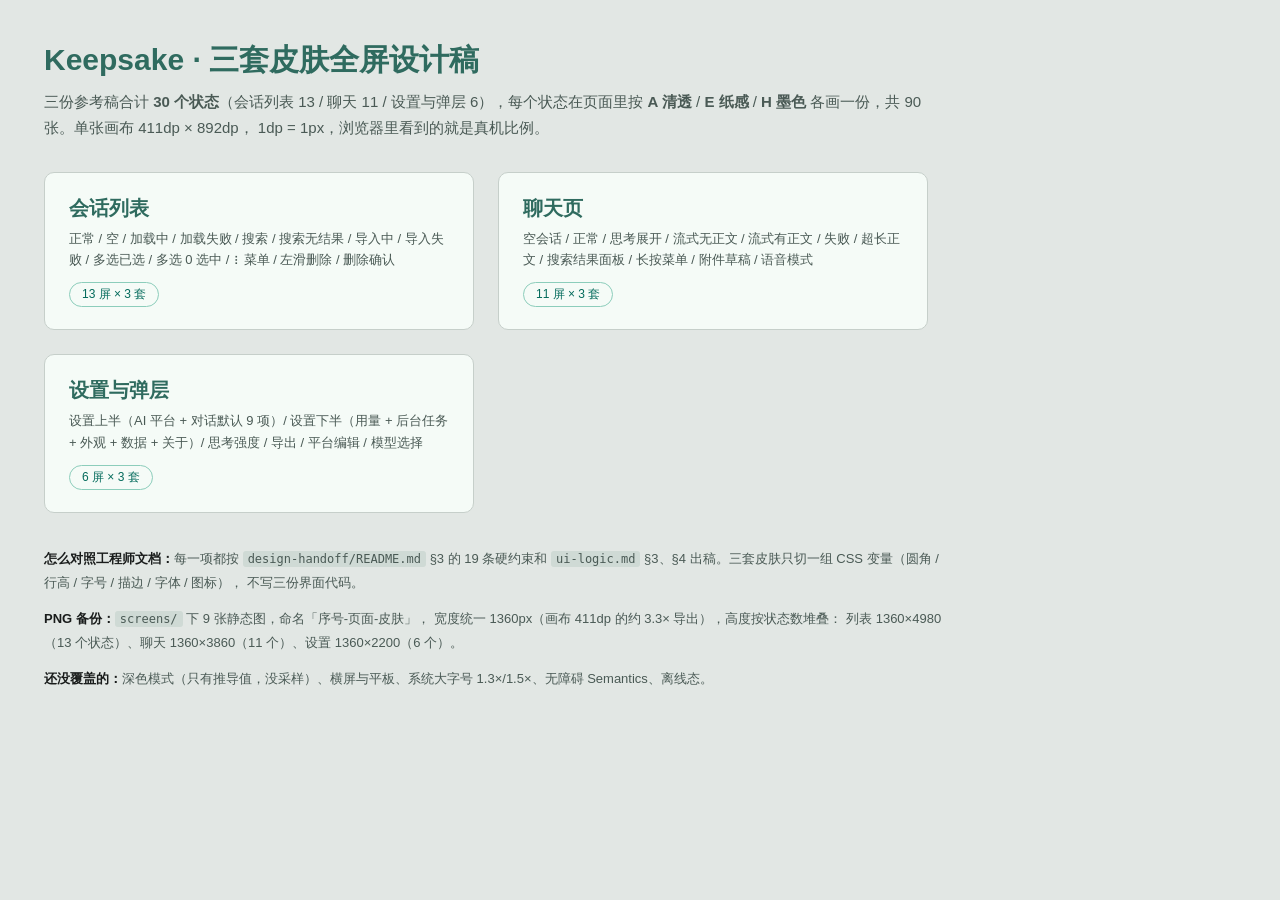
<file: reference/index.html>
<!doctype html>
<html lang="zh-CN">
<head>
<meta charset="utf-8">
<title>Keepsake 三皮肤 · 全屏设计稿</title>
<style>
  body { margin: 0; padding: 40px 44px; background: #E2E7E4; color: #191C1B;
    font-family: "PingFang SC", "HarmonyOS Sans SC", "Noto Sans CJK SC", "Microsoft YaHei", sans-serif; }
  h1 { font-size: 30px; margin: 0 0 8px; color: #2F6B5F; }
  .lead { font-size: 15px; color: #4A5A55; line-height: 1.75; max-width: 900px; margin: 0 0 30px; }
  .cards { display: flex; gap: 24px; flex-wrap: wrap; }
  a.card { display: block; width: 380px; background: #F5FBF7; border: 1px solid #C6CFCA;
    border-radius: 10px; padding: 22px 24px; text-decoration: none; color: inherit; }
  a.card:hover { border-color: #2F6B5F; }
  .card h2 { font-size: 20px; margin: 0 0 6px; color: #2F6B5F; }
  .card p { margin: 0; font-size: 13px; color: #4A5A55; line-height: 1.65; }
  .card .n { display: inline-block; margin-top: 12px; font-size: 12px; color: #046B5C;
    border: 1px solid #8CCDBB; border-radius: 20px; padding: 3px 12px; }
  .note { margin-top: 34px; font-size: 13px; color: #4A5A55; line-height: 1.8; max-width: 900px; }
  .note b { color: #191C1B; }
  code { background: #cfdad5; padding: 1px 5px; border-radius: 3px; font-size: 12px; }
</style>
</head>
<body>
<h1>Keepsake · 三套皮肤全屏设计稿</h1>
<p class="lead">
  三份参考稿合计 <b>30 个状态</b>（会话列表 13 / 聊天 11 / 设置与弹层 6），每个状态在页面里按
  <b>A 清透</b> / <b>E 纸感</b> / <b>H 墨色</b> 各画一份，共 90 张。单张画布 411dp × 892dp，
  1dp = 1px，浏览器里看到的就是真机比例。
</p>

<div class="cards">
  <a class="card" href="full-list.html">
    <h2>会话列表</h2>
    <p>正常 / 空 / 加载中 / 加载失败 / 搜索 / 搜索无结果 / 导入中 / 导入失败 / 多选已选 / 多选 0 选中 / ⋮ 菜单 / 左滑删除 / 删除确认</p>
    <span class="n">13 屏 × 3 套</span>
  </a>
  <a class="card" href="full-chat.html">
    <h2>聊天页</h2>
    <p>空会话 / 正常 / 思考展开 / 流式无正文 / 流式有正文 / 失败 / 超长正文 / 搜索结果面板 / 长按菜单 / 附件草稿 / 语音模式</p>
    <span class="n">11 屏 × 3 套</span>
  </a>
  <a class="card" href="full-settings.html">
    <h2>设置与弹层</h2>
    <p>设置上半（AI 平台 + 对话默认 9 项）/ 设置下半（用量 + 后台任务 + 外观 + 数据 + 关于）/ 思考强度 / 导出 / 平台编辑 / 模型选择</p>
    <span class="n">6 屏 × 3 套</span>
  </a>
</div>

<div class="note">
  <p><b>怎么对照工程师文档：</b>每一项都按 <code>design-handoff/README.md</code> §3 的 19 条硬约束和
  <code>ui-logic.md</code> §3、§4 出稿。三套皮肤只切一组 CSS 变量（圆角 / 行高 / 字号 / 描边 / 字体 / 图标），
  不写三份界面代码。</p>
  <p><b>PNG 备份：</b><code>screens/</code> 下 9 张静态图，命名「序号-页面-皮肤」，
  宽度统一 1360px（画布 411dp 的约 3.3× 导出），高度按状态数堆叠：
  列表 1360×4980（13 个状态）、聊天 1360×3860（11 个）、设置 1360×2200（6 个）。</p>
  <p><b>还没覆盖的：</b>深色模式（只有推导值，没采样）、横屏与平板、系统大字号 1.3×/1.5×、无障碍 Semantics、离线态。</p>
</div>
</body>
</html>
</file>
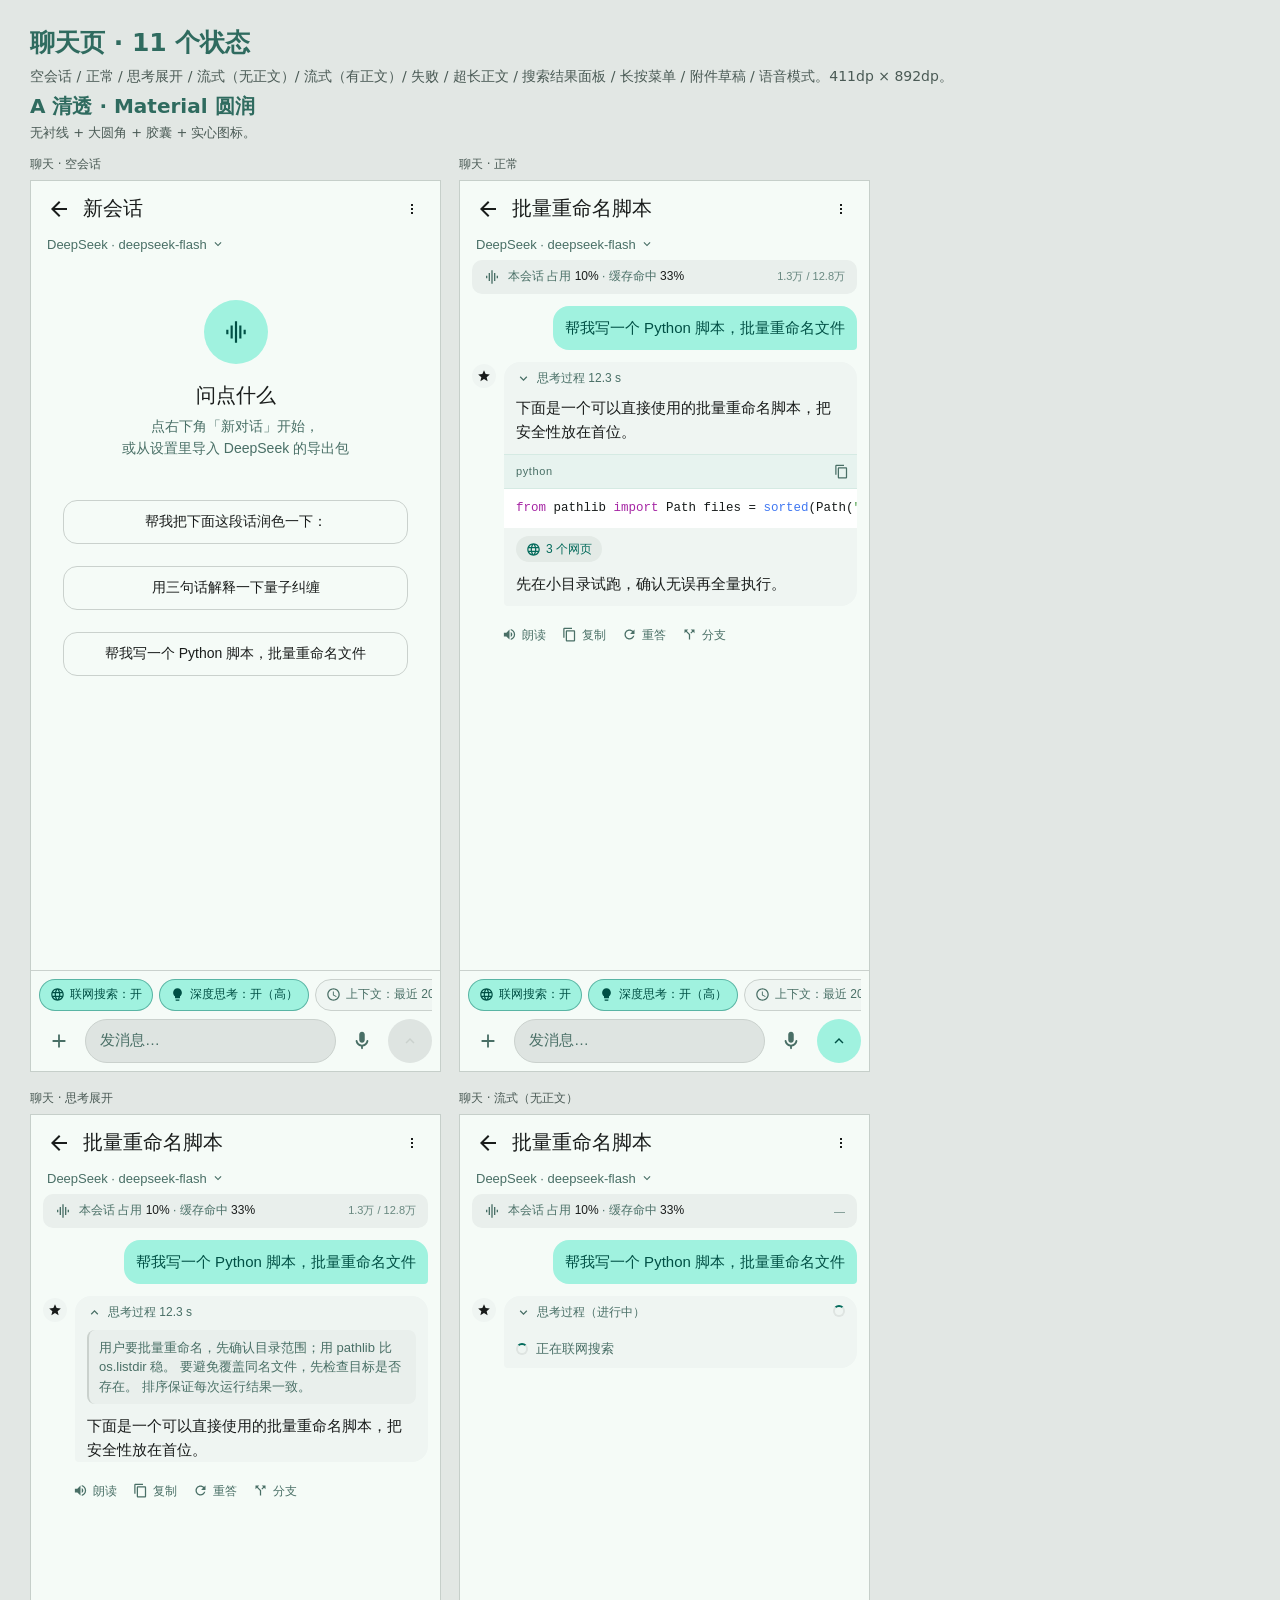
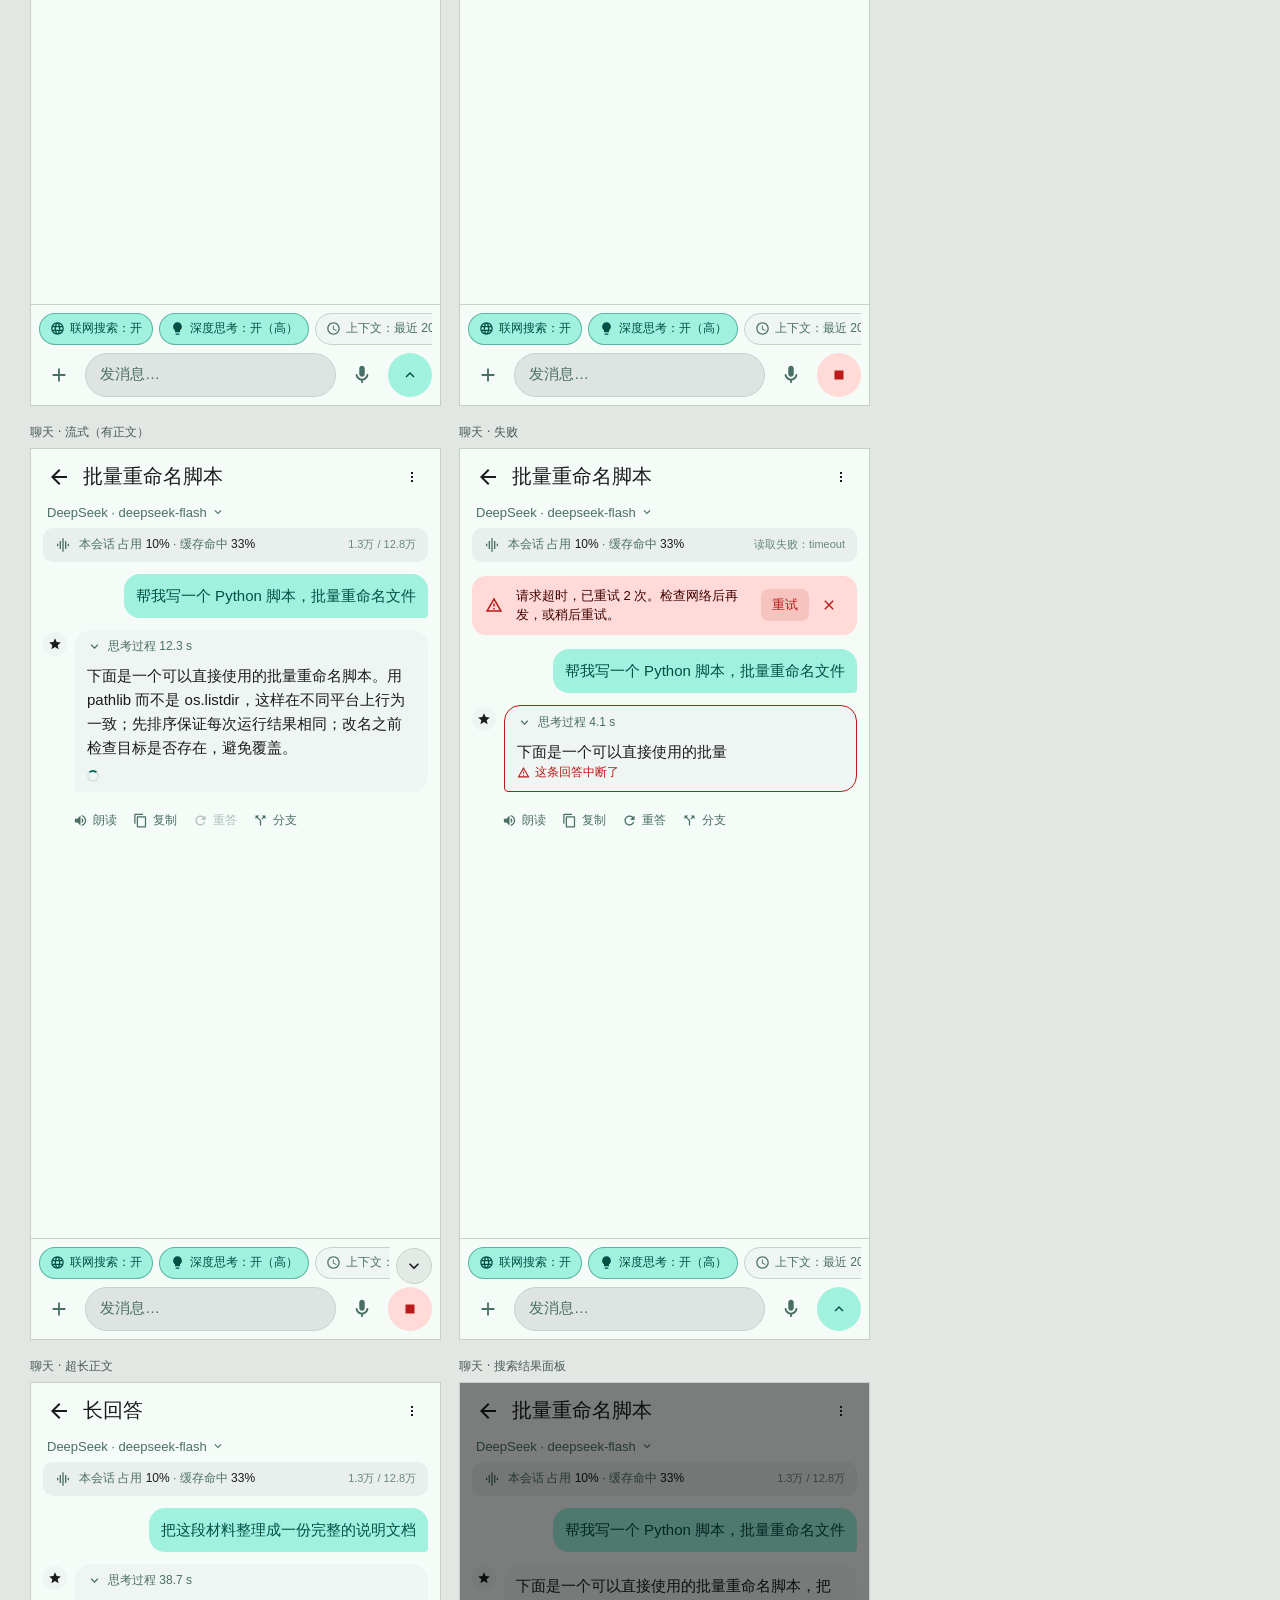
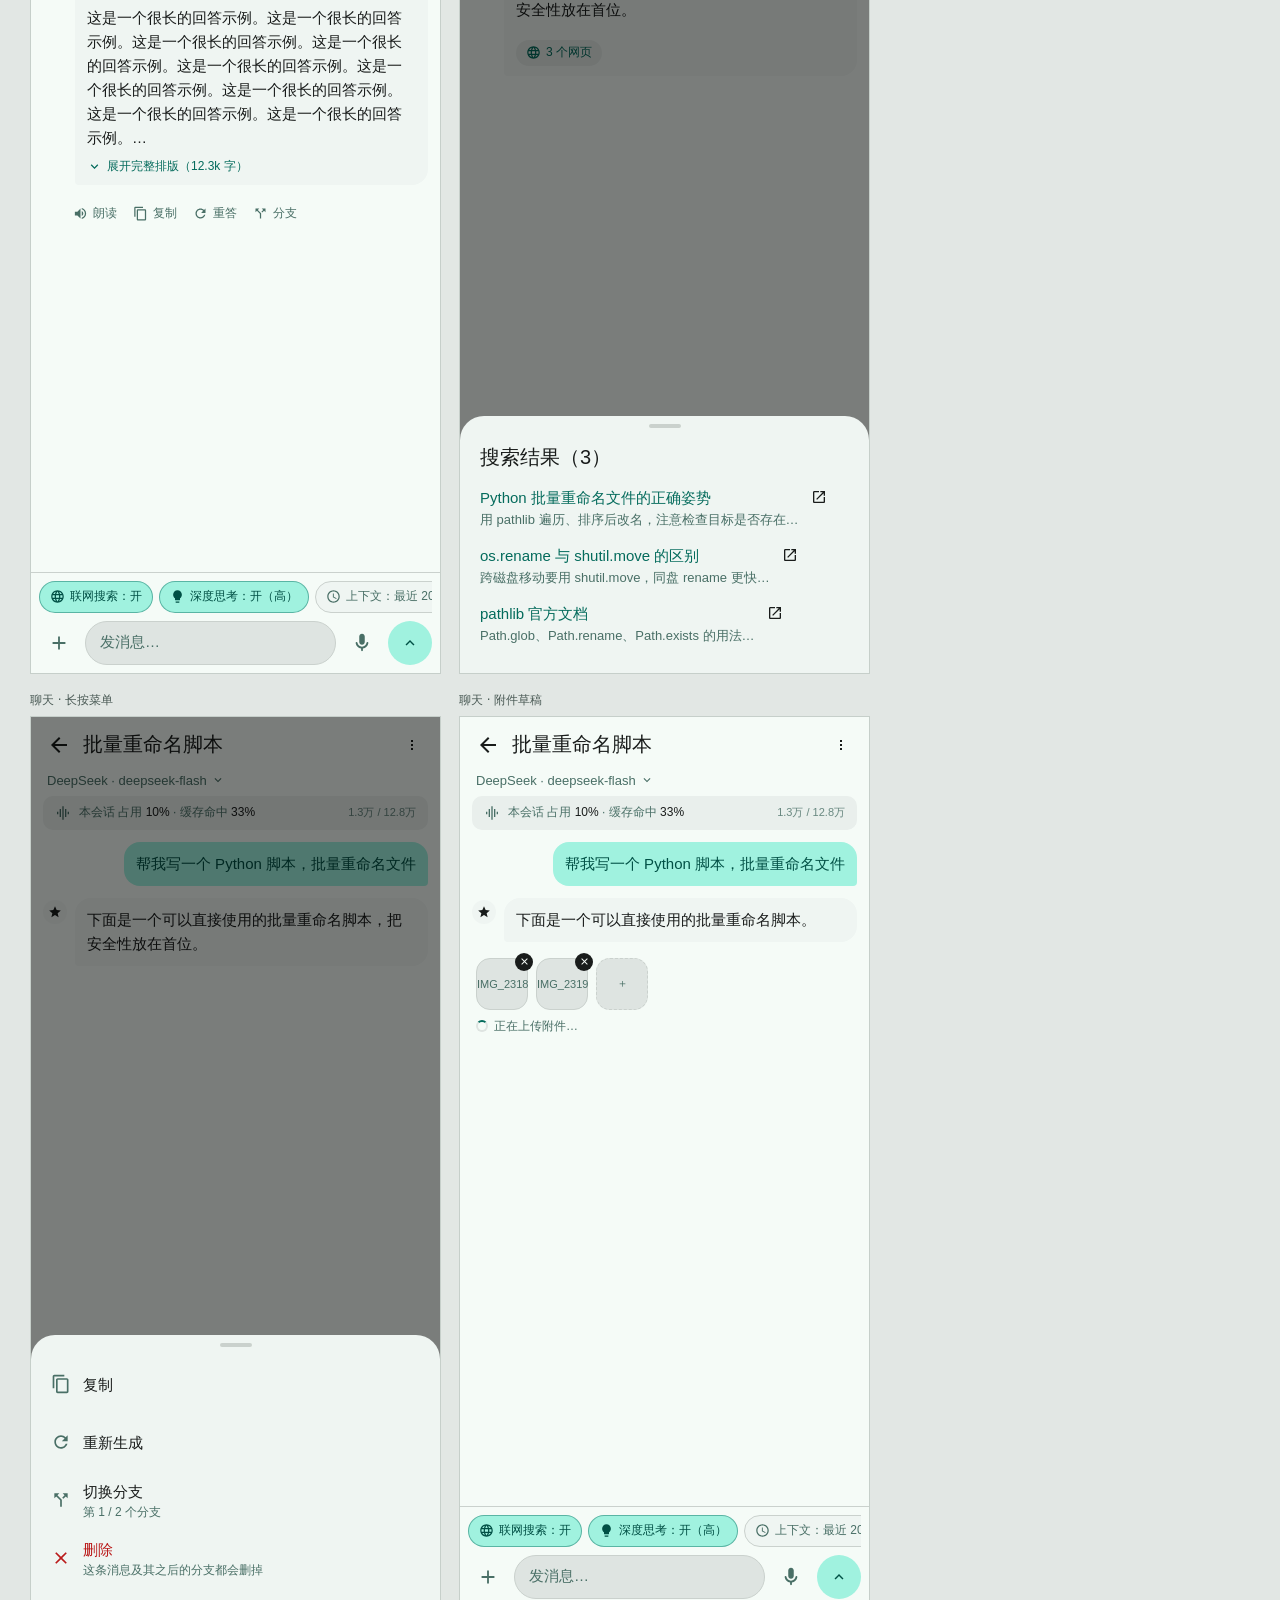
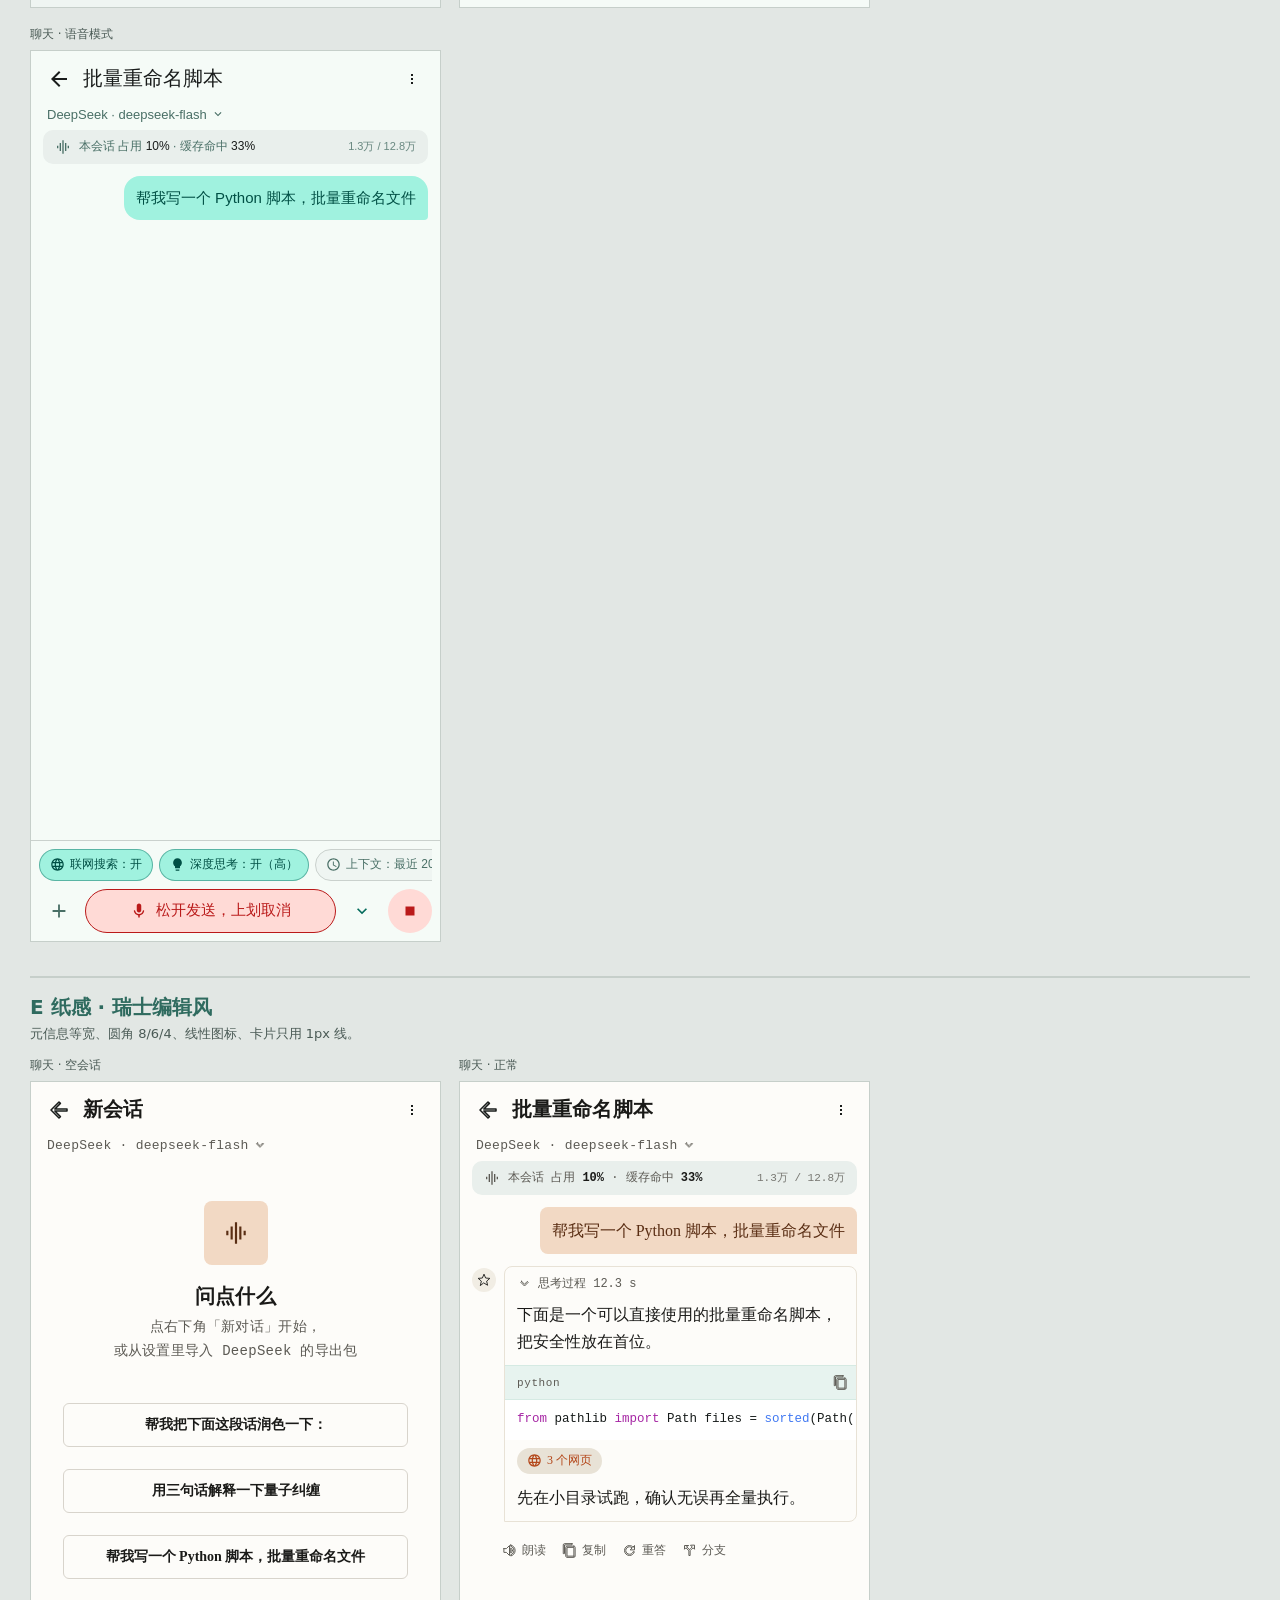
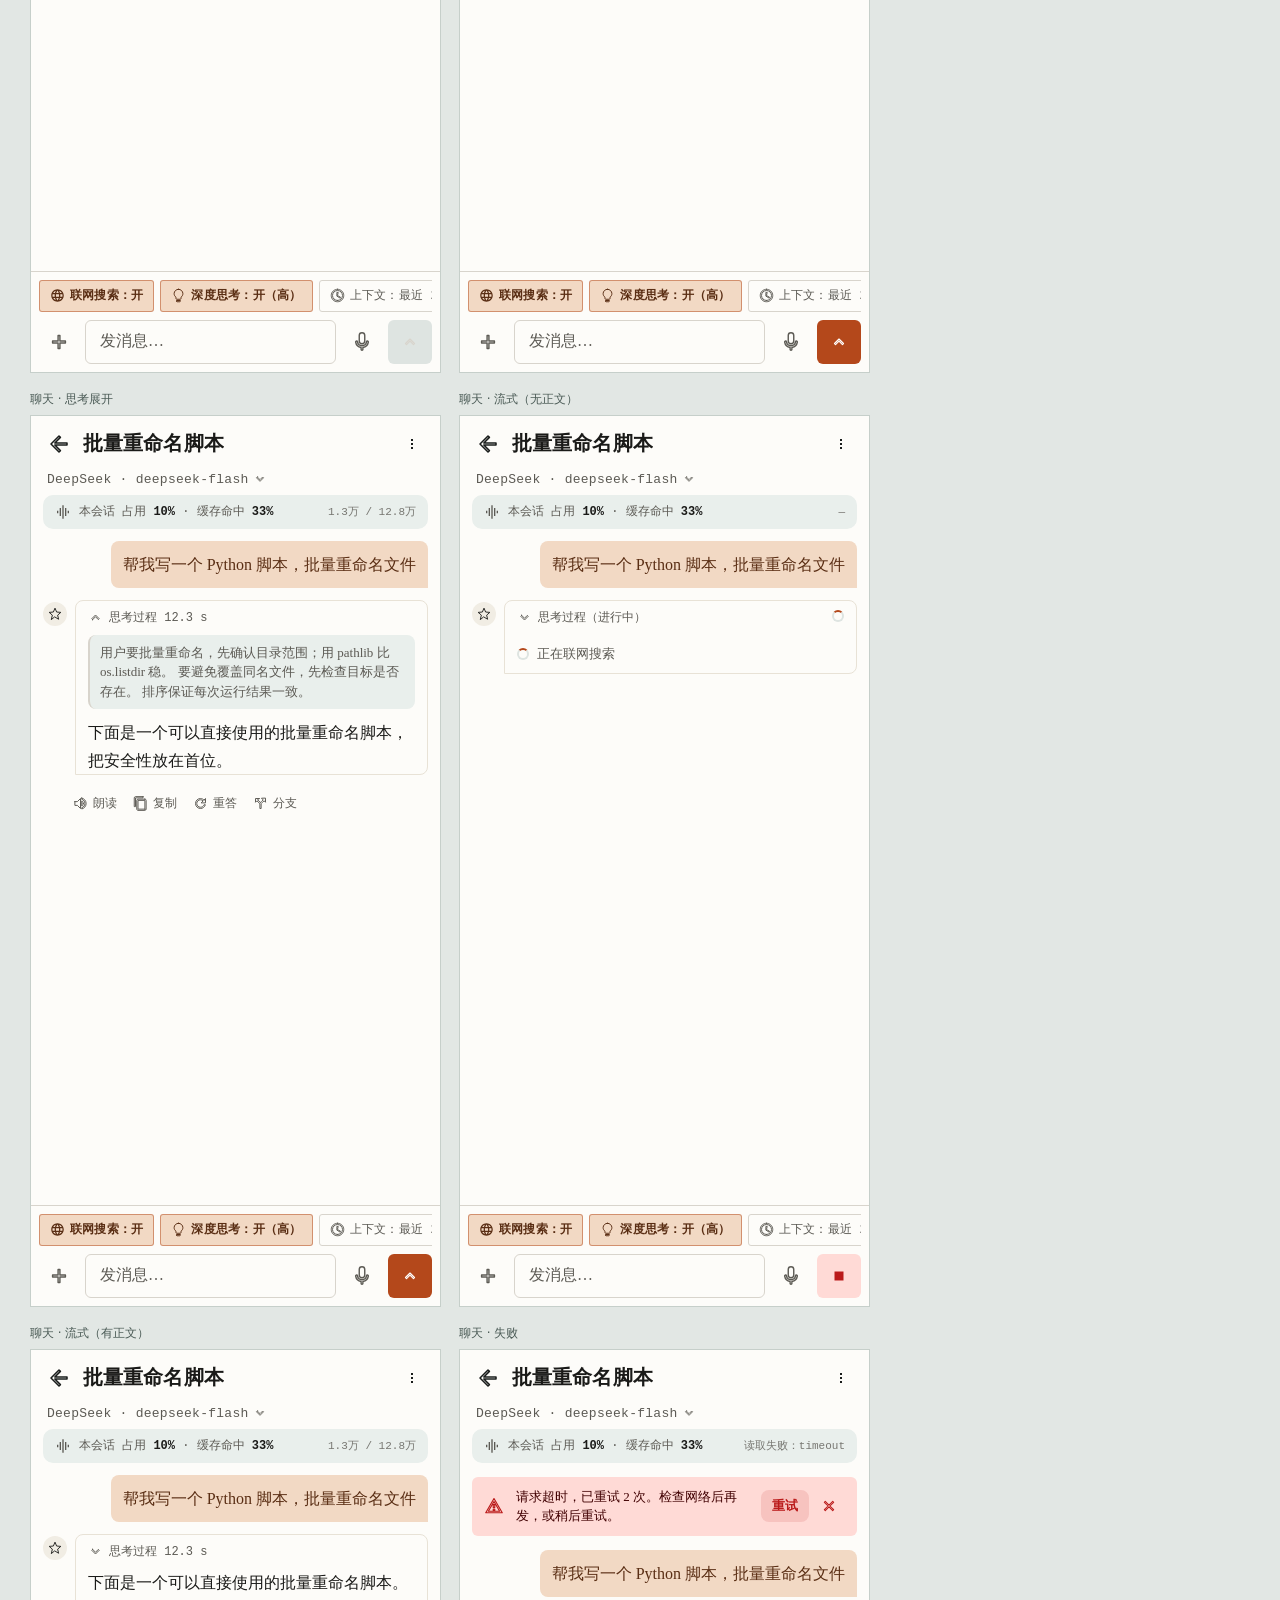
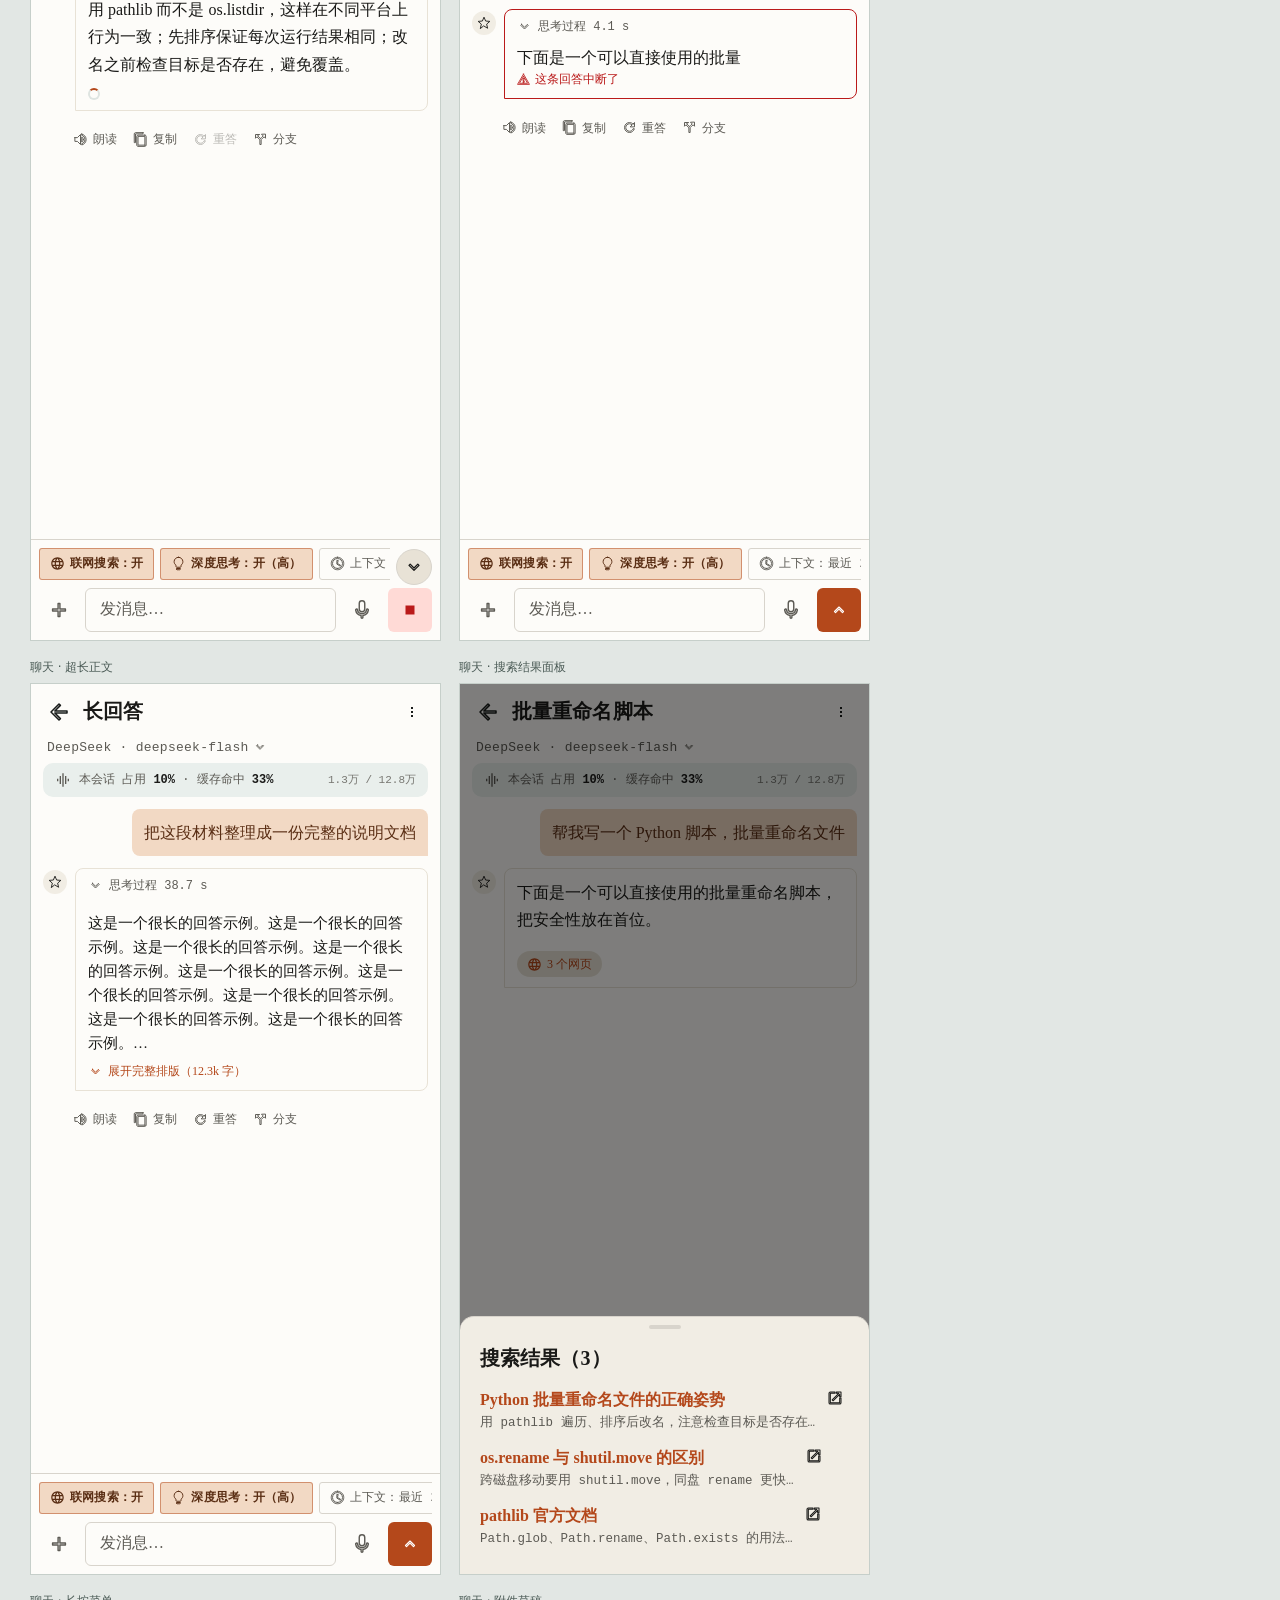
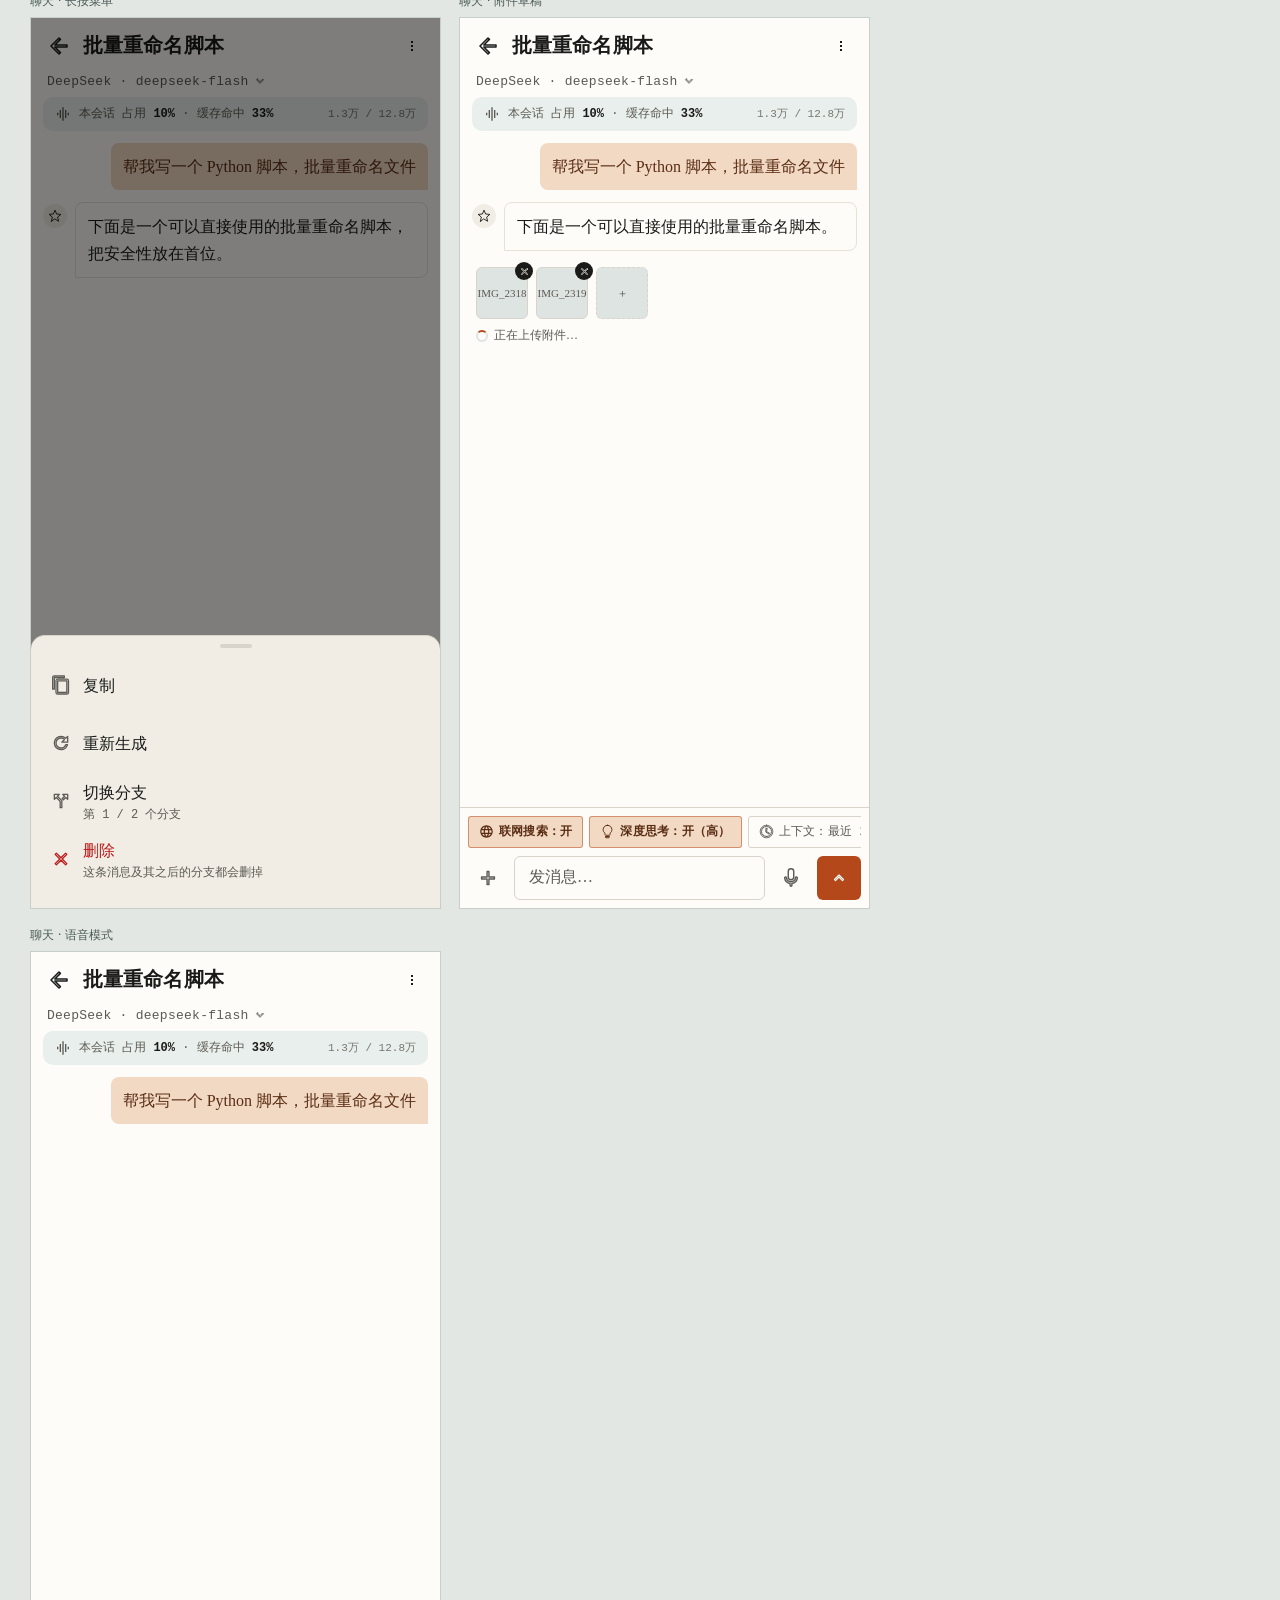
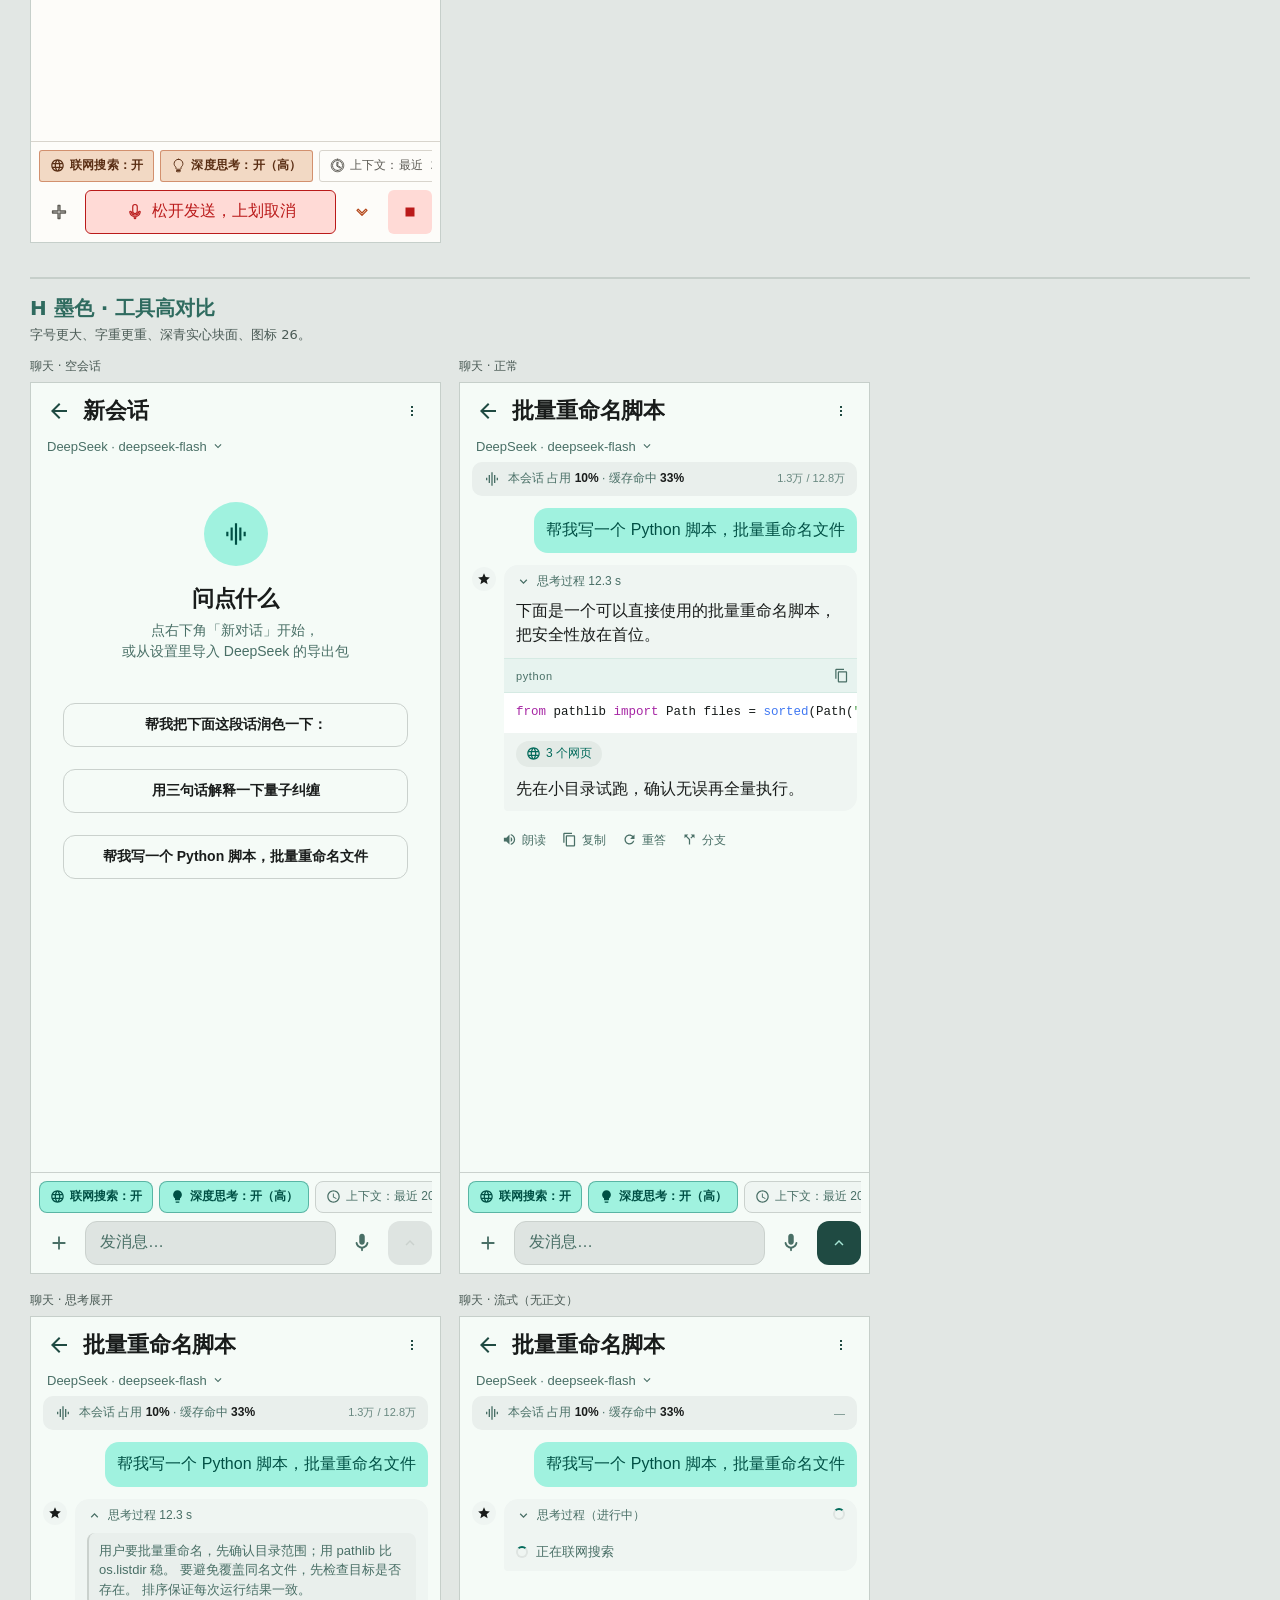
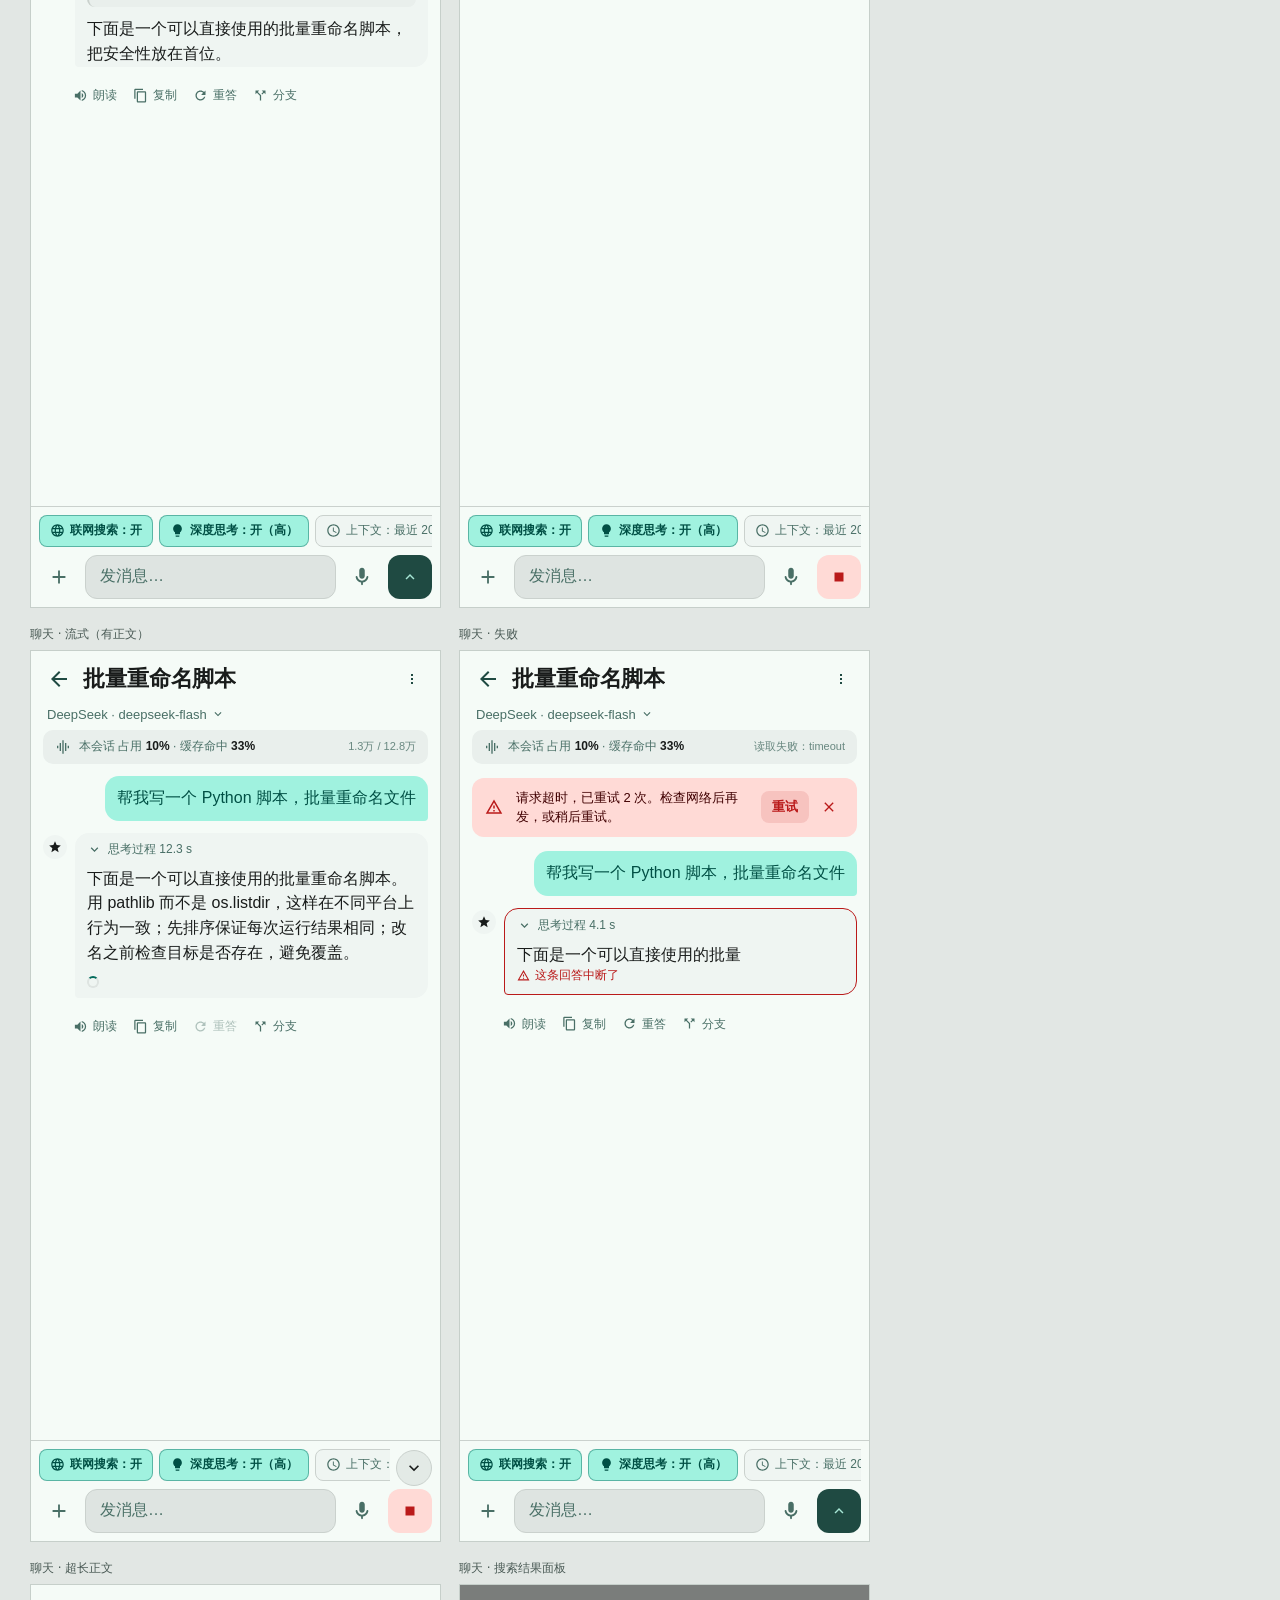
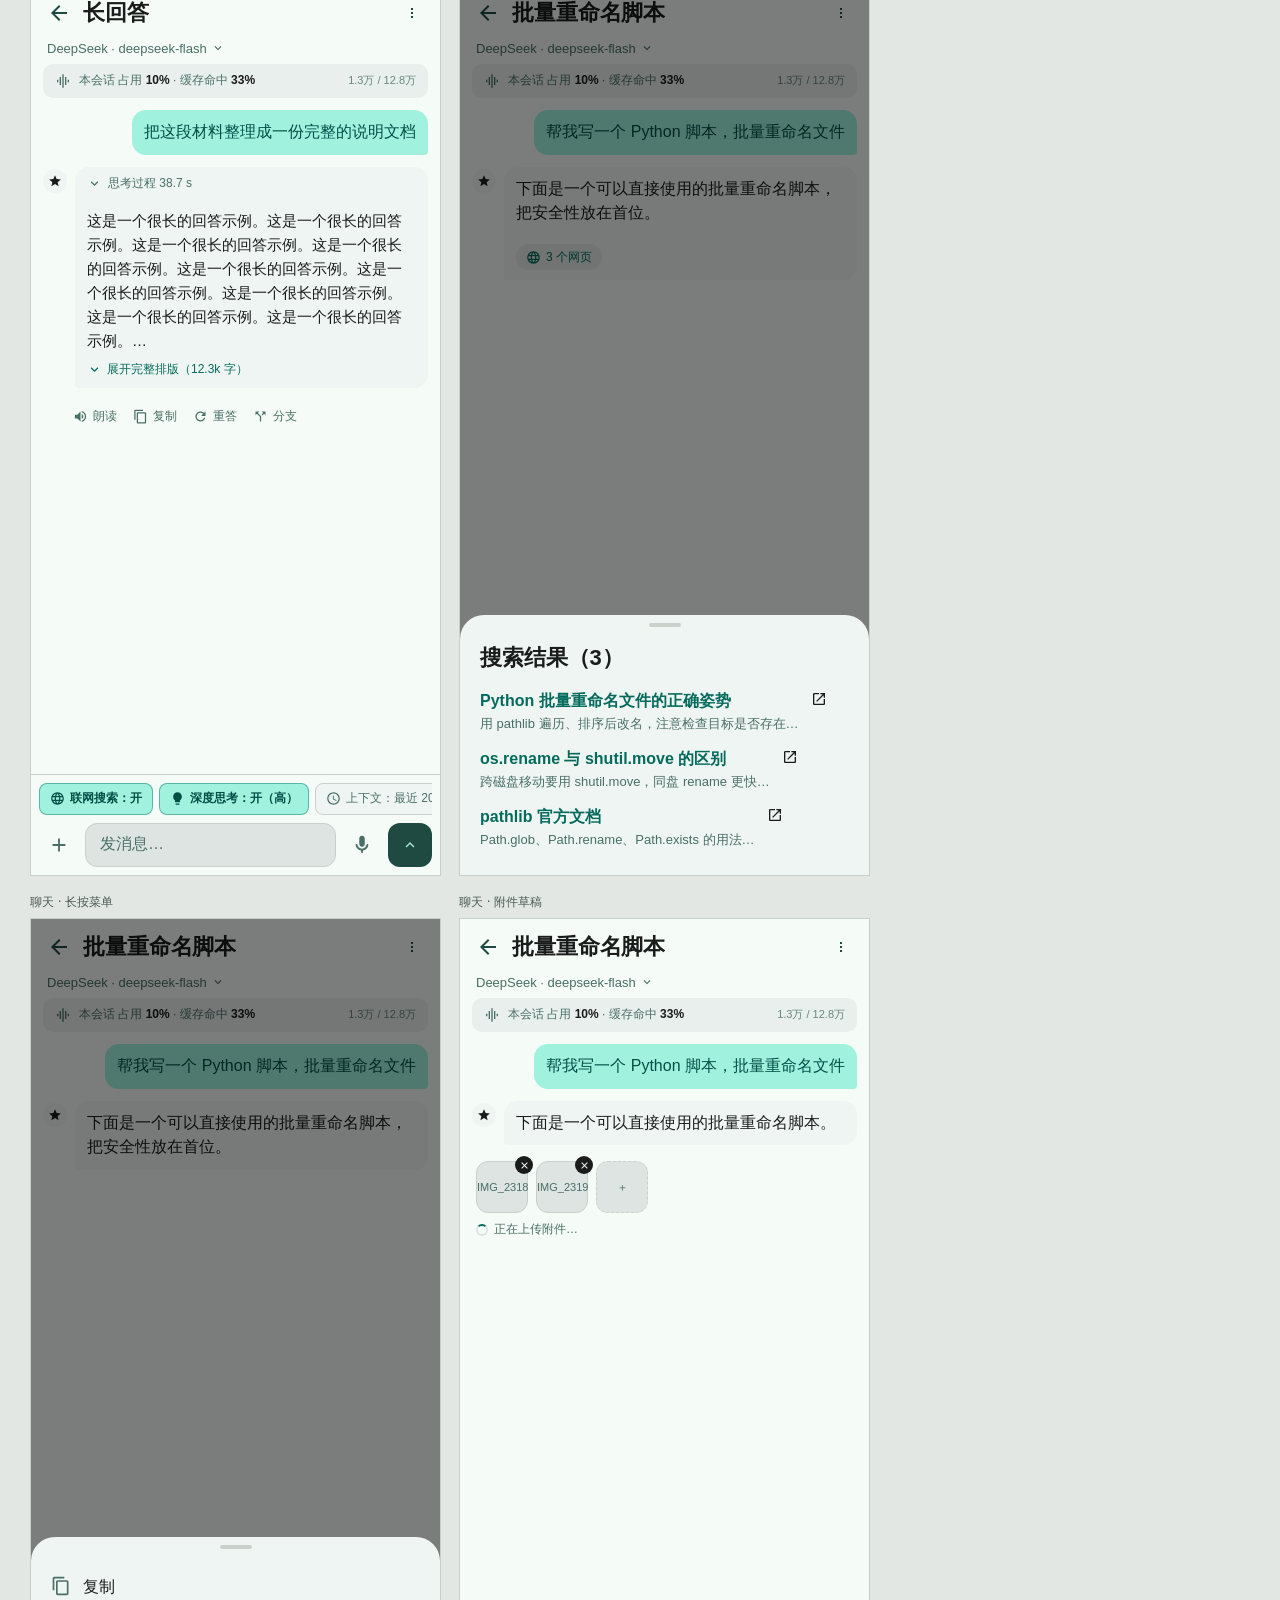
<file: reference/full-chat.html>
<!doctype html>
<html lang="zh-CN">
<head>
<meta charset="utf-8">
<title>Keepsake · 聊天页</title>
<link rel="stylesheet" href="full.css">
</head>
<body>
<div class="head">
  <h1>聊天页 · 11 个状态</h1>
  <p>空会话 / 正常 / 思考展开 / 流式（无正文）/ 流式（有正文）/ 失败 / 超长正文 / 搜索结果面板 / 长按菜单 / 附件草稿 / 语音模式。411dp × 892dp。</p>
</div>
<div id="root"></div>

<script>
const q = new URLSearchParams(location.search);
const only = q.get('set');
const MONO = "ui-monospace, 'Cascadia Mono', Consolas, 'Noto Sans Mono CJK SC', monospace";

const base = {
  '--surface':'#F5FBF7','--low':'#EFF5F2','--high':'#E3EAE6','--highest':'#DEE4E1','--usage':'#E9EFEC',
  '--ov':'#CAD1CD','--outline':'#7C8B86','--on-s':'#191C1B','--on-v':'#496F66',
  '--code-bg':'#FFFFFF','--code-head':'#E7F3EF','--code-div':'#D5EAE3','--code-fg':'#161B1A',
  '--sel-line':'rgba(4,107,92,.45)','--sel-bg':'#D9F6EC','--sel-bar':'#046B5C',
  '--p-c':'#A0F2DF','--on-p-c':'#005045','--send-bg':'#A0F2DF','--send-fg':'#005045',
  '--ai-bg':'#EFF5F2','--ai-fg':'#191C1B','--av-bg':'#DEE4E1','--av-fg':'#496F66',
  '--err-c':'#BA1A1A','--on-err-c':'#FFFFFF','--err-bg':'#FFDAD6','--on-err-bg':'#410002','--fab-line':'#8CCDBB','--code-kw':'#A626A4','--code-str':'#50A14F','--code-fn':'#4078F2',
  '--body-font':'PingFang SC, HarmonyOS Sans SC, Noto Sans CJK SC, Microsoft YaHei, sans-serif',
  '--lh':'1.6','--icon-c':'#191C1B','--tail':'4px','--sw-r':'12px','--sw-knob':'9px',
  '--r-bubble':'16px','--r-fab':'16px','--r-card':'14px','--r-sheet':'24px',
  '--r-chip':'999px','--r-field':'999px','--r-send':'999px','--r-cb':'6px','--r-radio':'999px',
  '--row-h':'68px','--gap':'12px','--av-r':'17px','--mark-r':'32px',
  '--fs-body':'15px','--fs-title':'16px','--fs-sub':'13px','--fs-bar':'20px',
  '--card-bd':'0px','--card-bg':'var(--low)','--field-bg':'var(--highest)'
};

const SKINS = {
  a: { name:'A 清透 · Material 圆润', desc:'无衬线 + 大圆角 + 胶囊 + 实心图标。', icons:'filled', size:24, v:{} },
  e: { name:'E 纸感 · 瑞士编辑风', desc:'元信息等宽、圆角 8/6/4、线性图标、卡片只用 1px 线。', icons:'outlined', size:24, v:{
      '--r-bubble':'8px','--r-fab':'6px','--r-card':'6px','--r-sheet':'14px',
      '--r-chip':'3px','--r-field':'6px','--r-send':'6px','--r-cb':'3px','--r-radio':'3px',
      '--row-h':'68px','--gap':'10px','--av-r':'17px','--mark-r':'8px',
      '--fs-body':'16px','--fs-title':'16px','--fs-sub':'12.5px','--fs-bar':'20px',
      '--card-bd':'1px','--card-bg':'var(--surface)','--field-bg':'var(--surface)',
      '--meta-font':MONO,'--meta-ls':'0.02em','--title-w':'700','--title-ls':'0.005em','--lh':'1.7',
      '--sw-r':'2px','--sw-knob':'2px','--tail':'0px',
      '--body-font':'Songti SC, Noto Serif CJK SC, Source Han Serif SC, SimSun, serif',
      '--surface':'#FDFCF9','--low':'#F1EDE4','--high':'#E8E2D6','--ov':'#D8D4CC',
      '--on-s':'#1A1A18','--on-v':'#5C5A54',
      '--p-c':'#F2D9C4','--on-p-c':'#5A2E14','--send-bg':'#B4481B','--send-fg':'#FFFFFF',
      '--sel-bg':'#F0E4D6','--sel-bar':'#B4481B','--sel-line':'rgba(180,72,27,.5)','--ai-bg':'#F1EDE4','--ai-fg':'#1A1A18'
  }},
  h: { name:'H 墨色 · 工具高对比', desc:'字号更大、字重更重、深青实心块面、图标 26。', icons:'filled', size:26, v:{
      '--r-bubble':'14px','--r-fab':'14px','--r-card':'12px','--r-sheet':'24px',
      '--r-chip':'8px','--r-field':'12px','--r-send':'12px','--r-cb':'5px','--r-radio':'6px',
      '--row-h':'68px','--fs-body':'16px','--fs-title':'17px','--fs-sub':'13px','--fs-bar':'22px',
      '--title-w':'700','--title-ls':'-0.005em','--lh':'1.55','--icon-c':'#1F4A42',
      '--send-bg':'#1F4A42','--send-fg':'#A7E6D5',
      '--ai-bg':'#EFF5F2','--ai-fg':'#191C1B','--av-bg':'#1F4A42','--av-fg':'#A7E6D5'
  }}
};

function svg(d, size, mode) {
  return '<svg class="mi' + (mode ? ' mi-' + mode : '') + '" viewBox="0 0 24 24" width="' + size +
    '" height="' + size + '"><path d="' + d + '"/></svg>';
}
const I = {
  back: function (s) { return svg('M20 11H7.83l5.59-5.59L12 4l-8 8 8 8 1.41-1.41L7.83 13H20v-2z', s); },
  more: function (s) { return svg('M12 8c1.1 0 2-.9 2-2s-.9-2-2-2-2 .9-2 2 .9 2 2 2zm0 2c-1.1 0-2 .9-2 2s.9 2 2 2 2-.9 2-2-.9-2-2-2zm0 6c-1.1 0-2 .9-2 2s.9 2 2 2 2-.9 2-2-.9-2-2-2z', s, 'solid'); },
  down: function (s) { return svg('M7.41 8.59L12 13.17l4.59-4.58L18 10l-6 6-6-6 1.41-1.41z', s); },
  up: function (s) { return svg('M7.41 15.41L12 10.83l4.59 4.58L18 14l-6-6-6 6 1.41 1.41z', s); },
  stop: function (s) { return svg('M6 6h12v12H6z', s, 'solid'); },
  star: function (s) { return svg('M12 17.27L18.18 21l-1.64-7.03L22 9.24l-7.19-.61L12 2 9.19 8.63 2 9.24l5.46 4.73L5.82 21z', s); },
  globe: function (s) { return svg('M11.99 2C6.47 2 2 6.48 2 12s4.47 10 9.99 10C17.52 22 22 17.52 22 12S17.52 2 11.99 2zm6.93 6h-2.95c-.32-1.25-.78-2.45-1.38-3.56 1.84.63 3.37 1.91 4.33 3.56zM12 4.04c.83 1.2 1.48 2.53 1.91 3.96h-3.82c.43-1.43 1.08-2.76 1.91-3.96zM4.26 14C4.1 13.36 4 12.69 4 12s.1-1.36.26-2h3.38c-.08.66-.14 1.32-.14 2 0 .68.06 1.34.14 2H4.26zm.82 2h2.95c.32 1.25.78 2.45 1.38 3.56-1.84-.63-3.37-1.9-4.33-3.56zm2.95-8H5.08c.96-1.66 2.49-2.93 4.33-3.56C8.81 5.55 8.35 6.75 8.03 8zM12 19.96c-.83-1.2-1.48-2.53-1.91-3.96h3.82c-.43 1.43-1.08 2.76-1.91 3.96zM14.34 14H9.66c-.09-.66-.16-1.32-.16-2 0-.68.07-1.35.16-2h4.68c.09.65.16 1.32.16 2 0 .68-.07 1.34-.16 2zm.25 5.56c.6-1.11 1.06-2.31 1.38-3.56h2.95c-.96 1.65-2.49 2.93-4.33 3.56zM16.36 14c.08-.66.14-1.32.14-2 0-.68-.06-1.34-.14-2h3.38c.16.64.26 1.31.26 2s-.1 1.36-.26 2h-3.38z', s, 'solid'); },
  bulb: function (s) { return svg('M9 21c0 .55.45 1 1 1h4c.55 0 1-.45 1-1v-1H9v1zm3-19C8.14 2 5 5.14 5 9c0 2.38 1.19 4.47 3 5.74V17c0 .55.45 1 1 1h6c.55 0 1-.45 1-1v-2.26c1.81-1.27 3-3.36 3-5.74 0-3.86-3.14-7-7-7z', s); },
  clock: function (s) { return svg('M11.99 2C6.47 2 2 6.48 2 12s4.47 10 9.99 10C17.52 22 22 17.52 22 12S17.52 2 11.99 2zM12 20c-4.42 0-8-3.58-8-8s3.58-8 8-8 8 3.58 8 8-3.58 8-8 8zm.5-13H11v6l5.25 3.15.75-1.23-4.5-2.67z', s); },
  plus: function (s) { return svg('M19 13h-6v6h-2v-6H5v-2h6V5h2v6h6v2z', s); },
  mic: function (s) { return svg('M12 14c1.66 0 3-1.34 3-3V5c0-1.66-1.34-3-3-3S9 3.34 9 5v6c0 1.66 1.34 3 3 3zm5.91-3c-.49 0-.9.36-.98.85C16.52 14.2 14.47 16 12 16s-4.52-1.8-4.93-4.15c-.08-.49-.49-.85-.98-.85-.61 0-1.09.54-1 1.14.49 3 2.89 5.35 5.91 5.78V20c0 .55.45 1 1 1s1-.45 1-1v-2.08c3.02-.43 5.42-2.78 5.91-5.78.1-.6-.39-1.14-1-1.14z', s); },
  copy: function (s) { return svg('M16 1H4c-1.1 0-2 .9-2 2v14h2V3h12V1zm3 4H8c-1.1 0-2 .9-2 2v14c0 1.1.9 2 2 2h11c1.1 0 2-.9 2-2V7c0-1.1-.9-2-2-2zm0 16H8V7h11v14z', s); },
  speak: function (s) { return svg('M3 9v6h4l5 5V4L7 9H3zm13.5 3c0-1.77-1.02-3.29-2.5-4.03v8.05c1.48-.73 2.5-2.25 2.5-4.02zM14 3.23v2.06c2.89.86 5 3.54 5 6.71s-2.11 5.85-5 6.71v2.06c4.01-.91 7-4.49 7-8.77s-2.99-7.86-7-8.77z', s); },
  redo: function (s) { return svg('M17.65 6.35C16.2 4.9 14.21 4 12 4c-4.42 0-7.99 3.58-8 8s3.58 8 8 8c3.73 0 6.84-2.55 7.73-6h-2.08c-.82 2.33-3.04 4-5.65 4-3.31 0-6-2.69-6-6s2.69-6 6-6c1.66 0 3.14.69 4.22 1.78L13 11h7V4l-2.35 2.35z', s); },
  branch: function (s) { return svg('M14 4l2.29 2.29-2.88 2.88 1.42 1.42 2.88-2.88L20 10V4zm-4 0H4v6l2.29-2.29 4.71 4.7V20h2v-8.41l-5.29-5.3z', s); },
  warn: function (s) { return svg('M12 5.99L19.53 19H4.47L12 5.99M12 2L1 21h22L12 2zm1 14h-2v2h2v-2zm0-6h-2v4h2v-4z', s); },
  close: function (s) { return svg('M19 6.41L17.59 5 12 10.59 6.41 5 5 6.41 10.59 12 5 17.59 6.41 19 12 13.41 17.59 19 19 17.59 13.41 12z', s); },
  search: function (s) { return svg('M15.5 14h-.79l-.28-.27C15.41 12.59 16 11.11 16 9.5 16 5.91 13.09 3 9.5 3S3 5.91 3 9.5 5.91 16 9.5 16c1.61 0 3.09-.59 4.23-1.57l.27.28v.79l5 4.99L20.49 19l-4.99-5zm-6 0C7.01 14 5 11.99 5 9.5S7.01 5 9.5 5 14 7.01 14 9.5 11.99 14 9.5 14z', s); },
  open: function (s) { return svg('M19 19H5V5h7V3H5c-1.11 0-2 .9-2 2v14c0 1.1.89 2 2 2h14c1.1 0 2-.9 2-2v-7h-2v7zM14 3v2h3.59l-9.83 9.83 1.41 1.41L19 6.41V10h2V3h-7z', s); },
  eq: function (s) { return svg('M7 18h2V6H7v12zm4 4h2V2h-2v20zm-8-8h2v-4H3v4zm12 4h2V6h-2v12zm4-8v4h2v-4h-2z', s, 'solid'); },
};

function chatBar(title) {
  return '<div class="bar"><span class="ic">' + I.back(24) + '</span>' +
    '<h2 style="flex:0 1 auto;min-width:0">' + title + '</h2><span style="flex:1"></span>' +
    '<span class="ic">&#8942;</span></div>' +
    '<div class="subbar"><span>DeepSeek · deepseek-flash</span>' + I.down(14) + '</div>';
}
function usage(extra) {
  return '<div class="usage">' + I.eq(16) + '<span>本会话 占用 <b>10%</b> · 缓存命中 <b>33%</b></span>' +
    '<span class="r">' + (extra || '1.3万 / 12.8万') + '</span></div>';
}
function chips(mode, goBottom) {
  const on = '<span class="chip on">';
  const off = '<span class="chip">';
  let h = '<div class="chips">';
  h += mode === 'off' ? off + I.globe(15) + '联网搜索：关</span>' : on + I.globe(15) + '联网搜索：开</span>';
  h += on + I.bulb(15) + '深度思考：开（高）</span>';
  h += off + I.clock(15) + '上下文：最近 20 轮</span>';
  h += off + I.plus(13) + '添加附件</span>';
  h += '</div>';
  // 「回到底部」：芯片行最右端（同一行、在横向滚动区之外），不单独占行、不压消息文字。
  if (goBottom) h += '<span class="gobottom">' + I.down(20) + '</span>';
  return '<div class="chipsrow">' + h + '</div>';
}
function inputbar(kind) {
  let right;
  if (kind === 'stop') right = '<span class="send stop">' + I.stop(18) + '</span>';
  else if (kind === 'dis') right = '<span class="send dis">' + I.up(18) + '</span>';
  else right = '<span class="send">' + I.up(18) + '</span>';
  return '<div class="inputbar"><span class="plus">' + I.plus(22) + '</span>' +
    '<span class="field">发消息…</span><span class="mic">' + I.mic(22) + '</span>' + right + '</div>';
}
function composer(kind, chipMode, goBottom) {
  return '<div class="composer">' + chips(chipMode || 'on', goBottom) + inputbar(kind) + '</div>';
}

const CODE = '<div class="code"><div class="h"><span>python</span>' + I.copy(15) + '</div>' +
  '<div class="b"><span class="kw">from</span> pathlib <span class="kw">import</span> Path\n' +
  'files = <span class="fn">sorted</span>(Path(<span class="st">"."</span>).<span class="fn">glob</span>(<span class="st">"*"</span>))\n' +
  '<span class="kw">for</span> i, f <span class="kw">in</span> <span class="fn">enumerate</span>(files, <span class="st">1</span>):\n' +
  '    f.<span class="fn">rename</span>(f<span class="st">"_"</span> + f.name)</div></div>';

function acts(dim) {
  const it = (icon, label, extra) => '<span class="t"' + (extra || '') + '>' + icon + '<em>' + label + '</em></span>';
  return '<div class="msgacts">' +
    it(I.speak(15), '朗读') +
    it(I.copy(15), '复制') +
    it(I.redo(15), '重答', dim ? ' style="opacity:.4"' : '') +
    it(I.branch(15), '分支') +
    '</div>';
}

const S = {};

S['聊天 · 空会话'] = chatBar('新会话') +
  '<div class="center" style="padding-top:40px;justify-content:flex-start">' +
  '<span class="bigmark" style="background:var(--p-c);color:var(--on-p-c)">' + I.eq(26) + '</span>' +
  '<h3>问点什么</h3><p>点右下角「新对话」开始，<br>或从设置里导入 DeepSeek 的导出包</p>' +
  '<div style="display:flex;flex-direction:column;gap:10px;width:100%;margin-top:22px">' +
  '<span class="retry" style="justify-content:center;border-color:var(--ov);color:var(--on-s);height:44px;border-radius:var(--r-card)">帮我把下面这段话润色一下：</span>' +
  '<span class="retry" style="justify-content:center;border-color:var(--ov);color:var(--on-s);height:44px;border-radius:var(--r-card)">用三句话解释一下量子纠缠</span>' +
  '<span class="retry" style="justify-content:center;border-color:var(--ov);color:var(--on-s);height:44px;border-radius:var(--r-card)">帮我写一个 Python 脚本，批量重命名文件</span>' +
  '</div></div>' + composer('dis');

S['聊天 · 正常'] = chatBar('批量重命名脚本') + usage() +
  '<div class="thread">' +
  '<div class="user">帮我写一个 Python 脚本，批量重命名文件</div>' +
  '<div class="ai"><span class="ava">' + I.star(14) + '</span><div class="bubble">' +
  '<div class="think">' + I.down(15) + '<span>思考过程 12.3 s</span></div>' +
  '<div class="body">下面是一个可以直接使用的批量重命名脚本，把安全性放在首位。</div>' +
  CODE +
  '<div class="pill">' + I.globe(15) + '3 个网页</div>' +
  '<div class="body pad">先在小目录试跑，确认无误再全量执行。</div>' +
  '</div></div>' + acts() + '</div>' + composer('on');

S['聊天 · 思考展开'] = chatBar('批量重命名脚本') + usage() +
  '<div class="thread">' +
  '<div class="user">帮我写一个 Python 脚本，批量重命名文件</div>' +
  '<div class="ai"><span class="ava">' + I.star(14) + '</span><div class="bubble">' +
  '<div class="think">' + I.up(15) + '<span>思考过程 12.3 s</span></div>' +
  '<div class="thinkbody">用户要批量重命名，先确认目录范围；用 pathlib 比 os.listdir 稳。\n要避免覆盖同名文件，先检查目标是否存在。\n排序保证每次运行结果一致。</div>' +
  '<div class="body">下面是一个可以直接使用的批量重命名脚本，把安全性放在首位。</div>' +
  '</div></div>' + acts() + '</div>' + composer('on');

S['聊天 · 流式（无正文）'] = chatBar('批量重命名脚本') + usage('—') +
  '<div class="thread">' +
  '<div class="user">帮我写一个 Python 脚本，批量重命名文件</div>' +
  '<div class="ai"><span class="ava">' + I.star(14) + '</span><div class="bubble">' +
  '<div class="think">' + I.down(15) + '<span>思考过程（进行中）</span><span class="r"><span class="spin small" style="display:inline-block"></span></span></div>' +
  '<div class="streamrow"><span class="spin small"></span><span>正在联网搜索</span></div>' +
  '</div></div></div>' + composer('stop');

S['聊天 · 流式（有正文）'] = chatBar('批量重命名脚本') + usage() +
  '<div class="thread" style="overflow:hidden">' +
  '<div class="user">帮我写一个 Python 脚本，批量重命名文件</div>' +
  '<div class="ai"><span class="ava">' + I.star(14) + '</span><div class="bubble">' +
  '<div class="think">' + I.down(15) + '<span>思考过程 12.3 s</span></div>' +
  '<div class="body">下面是一个可以直接使用的批量重命名脚本。用 pathlib 而不是 os.listdir，' +
  '这样在不同平台上行为一致；先排序保证每次运行结果相同；改名之前检查目标是否存在，避免覆盖。</div>' +
  '<div class="streamrow"><span class="spin small"></span></div>' +
  '</div></div>' + acts(true) + '</div>' + composer('stop', 'on', true);

S['聊天 · 失败'] = chatBar('批量重命名脚本') + usage('读取失败：timeout') +
  '<div class="errbar"><span class="ico">' + I.warn(18) + '</span>' +
  '<span class="txt">请求超时，已重试 2 次。检查网络后再发，或稍后重试。</span>' +
  '<span class="ops"><span class="btn">重试</span><span class="x">' + I.close(16) + '</span></span></div>' +
  '<div class="thread">' +
  '<div class="user">帮我写一个 Python 脚本，批量重命名文件</div>' +
  '<div class="ai"><span class="ava">' + I.star(14) + '</span><div class="bubble bad">' +
  '<div class="think">' + I.down(15) + '<span>思考过程 4.1 s</span></div>' +
  '<div class="body">下面是一个可以直接使用的批量</div>' +
  '<div class="badmsg">' + I.warn(13) + '这条回答中断了</div>' +
  '</div></div>' + acts() + '</div>' + composer('on');

const LONG = '这是一个很长的回答示例。' ;
S['聊天 · 超长正文'] = chatBar('长回答') + usage() +
  '<div class="thread">' +
  '<div class="user">把这段材料整理成一份完整的说明文档</div>' +
  '<div class="ai"><span class="ava">' + I.star(14) + '</span><div class="bubble">' +
  '<div class="think">' + I.down(15) + '<span>思考过程 38.7 s</span></div>' +
  '<div class="plainlong" style="padding:8px 12px 0">' + (LONG.repeat(9)) + '…</div>' +
  '<div class="expandmore">' + I.down(15) + '展开完整排版（12.3k 字）</div>' +
  '</div></div>' + acts() + '</div>' + composer('on');

S['聊天 · 搜索结果面板'] = chatBar('批量重命名脚本') + usage() +
  '<div class="thread" style="flex:0 0 auto">' +
  '<div class="user">帮我写一个 Python 脚本，批量重命名文件</div>' +
  '<div class="ai"><span class="ava">' + I.star(14) + '</span><div class="bubble">' +
  '<div class="body pad" style="padding-top:10px">下面是一个可以直接使用的批量重命名脚本，把安全性放在首位。</div>' +
  '<div class="pill">' + I.globe(15) + '3 个网页</div>' +
  '</div></div></div>' +
  '<div class="scrim"></div>' +
  '<div class="sheet" style="max-height:70%;overflow:hidden">' +
  '<div class="handle"></div><h4>搜索结果（3）</h4>' +
  '<div class="item" style="align-items:flex-start"><div class="rb">' +
  '<div class="nm" style="width:auto;color:var(--sel-bar)">Python 批量重命名文件的正确姿势</div>' +
  '<div class="sub" style="margin-top:3px">用 pathlib 遍历、排序后改名，注意检查目标是否存在…</div></div>' + I.open(16) + '</div>' +
  '<div class="item" style="align-items:flex-start"><div class="rb">' +
  '<div class="nm" style="width:auto;color:var(--sel-bar)">os.rename 与 shutil.move 的区别</div>' +
  '<div class="sub" style="margin-top:3px">跨磁盘移动要用 shutil.move，同盘 rename 更快…</div></div>' + I.open(16) + '</div>' +
  '<div class="item" style="align-items:flex-start"><div class="rb">' +
  '<div class="nm" style="width:auto;color:var(--sel-bar)">pathlib 官方文档</div>' +
  '<div class="sub" style="margin-top:3px">Path.glob、Path.rename、Path.exists 的用法…</div></div>' + I.open(16) + '</div>' +
  '</div>';

/* ── 补充：长按菜单 / 附件草稿 / 语音模式 ── */
S['聊天 · 长按菜单'] = chatBar('批量重命名脚本') + usage() +
  '<div class="thread" style="flex:0 0 auto">' +
  '<div class="user">帮我写一个 Python 脚本，批量重命名文件</div>' +
  '<div class="ai"><span class="ava">' + I.star(14) + '</span><div class="bubble">' +
  '<div class="body pad" style="padding-top:10px">下面是一个可以直接使用的批量重命名脚本，把安全性放在首位。</div>' +
  '</div></div></div>' +
  '<div class="scrim"></div><div class="sheet">' +
  '<div class="handle"></div>' +
  '<div class="sheetacts">' +
  '<div class="row2"><span style="color:var(--on-v)">' + I.copy(20) + '</span><div class="t">复制</div></div>' +
  '<div class="row2"><span style="color:var(--on-v)">' + I.redo(20) + '</span><div class="t">重新生成</div></div>' +
  '<div class="row2"><span style="color:var(--on-v)">' + I.branch(20) + '</span><div class="t">切换分支<span class="d">第 1 / 2 个分支</span></div></div>' +
  '<div class="row2" style="color:var(--err-c)"><span>' + I.close(20) + '</span><div class="t">删除<span class="d">这条消息及其之后的分支都会删掉</span></div></div>' +
  '</div></div>';

S['聊天 · 附件草稿'] = chatBar('批量重命名脚本') + usage() +
  '<div class="thread">' +
  '<div class="user">帮我写一个 Python 脚本，批量重命名文件</div>' +
  '<div class="ai"><span class="ava">' + I.star(14) + '</span><div class="bubble">' +
  '<div class="body pad" style="padding-top:10px">下面是一个可以直接使用的批量重命名脚本。</div>' +
  '</div></div>' +
  '<div class="composer" style="border-top:0;padding:0">' +
  '<div class="pending">' +
  '<span class="thumb">IMG_2318<div class="x">' + I.close(11) + '</div></span>' +
  '<span class="thumb">IMG_2319<div class="x">' + I.close(11) + '</div></span>' +
  '<span class="thumb" style="border-style:dashed">＋</span>' +
  '</div>' +
  '<div style="display:flex;align-items:center;gap:6px;font-size:12px;color:var(--on-v);padding:0 4px 6px">' +
  '<span class="spin small"></span>正在上传附件…</div>' +
  '</div>' +
  '</div>' + composer('on');

S['聊天 · 语音模式'] = chatBar('批量重命名脚本') + usage() +
  '<div class="thread">' +
  '<div class="user">帮我写一个 Python 脚本，批量重命名文件</div>' +
  '</div>' +
  '<div class="composer">' + chips('on') +
  '<div class="inputbar"><span class="plus">' + I.plus(22) + '</span>' +
  '<span class="field" style="justify-content:center;background:var(--err-bg);border-color:var(--err-c);color:var(--err-c);gap:8px">' +
  I.mic(18) + '松开发送，上划取消</span>' +
  '<span class="mic" style="color:var(--sel-bar)">' + I.down(20) + '</span>' +
  '<span class="send stop">' + I.stop(18) + '</span></div></div>';

const ORDER = only ? [only] : ['a', 'e', 'h'];
const root = document.getElementById('root');

ORDER.forEach(function (key) {
  const s = SKINS[key];
  const vars = Object.assign({}, base, s.v);
  const css = Object.keys(vars).map(function (k) { return k + ':' + vars[k]; }).join(';');
  if (!only) {
    const h = document.createElement('div');
    h.className = 'set-head';
    h.innerHTML = '<h2>' + s.name + '</h2><p>' + s.desc + '</p>';
    root.appendChild(h);
  }
  const grid = document.createElement('div');
  grid.className = 'grid';
  Object.keys(S).forEach(function (label) {
    const box = document.createElement('div');
    box.className = 'wrap';
    box.innerHTML = '<p class="cap">' + label + '</p>' +
      '<div class="phone" data-ic="' + (s.icons || 'filled') + '" style="' + css + '">' + S[label] + '</div>';
    grid.appendChild(box);
  });
  root.appendChild(grid);
});
</script>
</body>
</html>
</file>
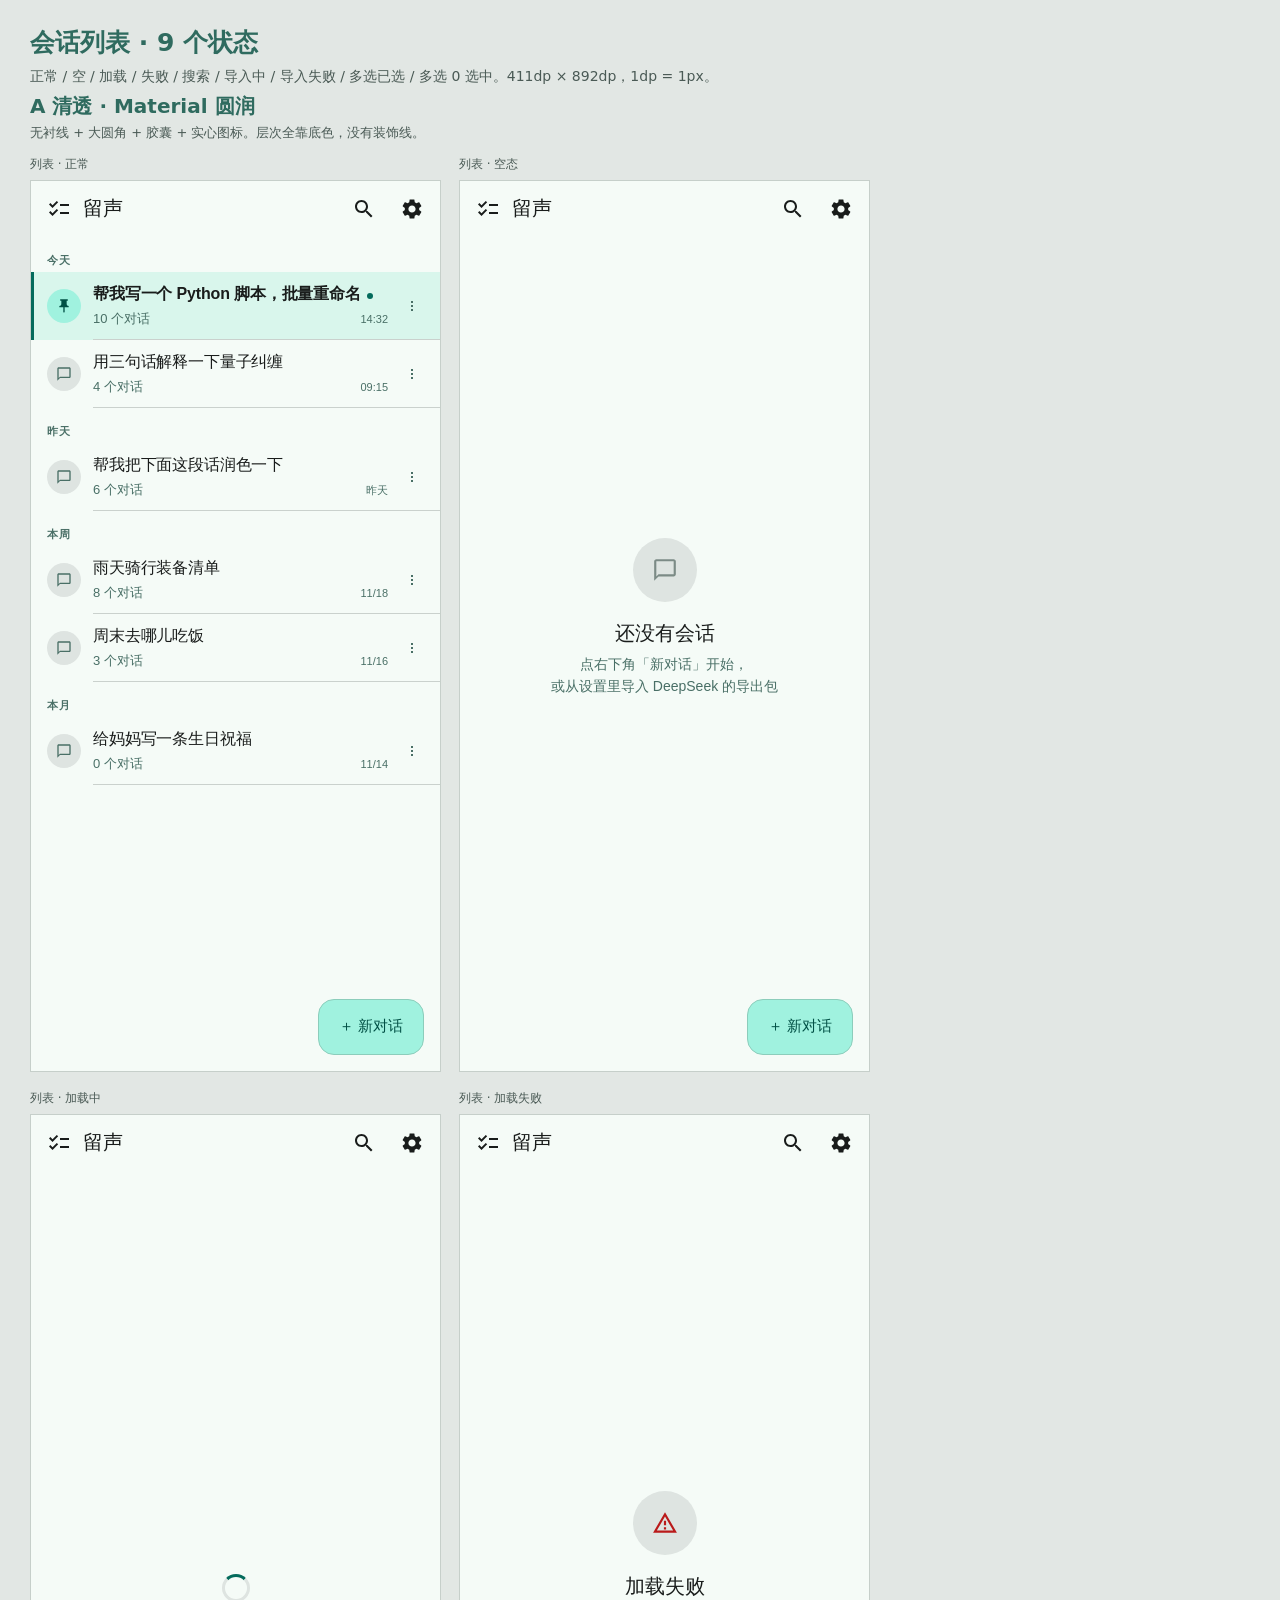
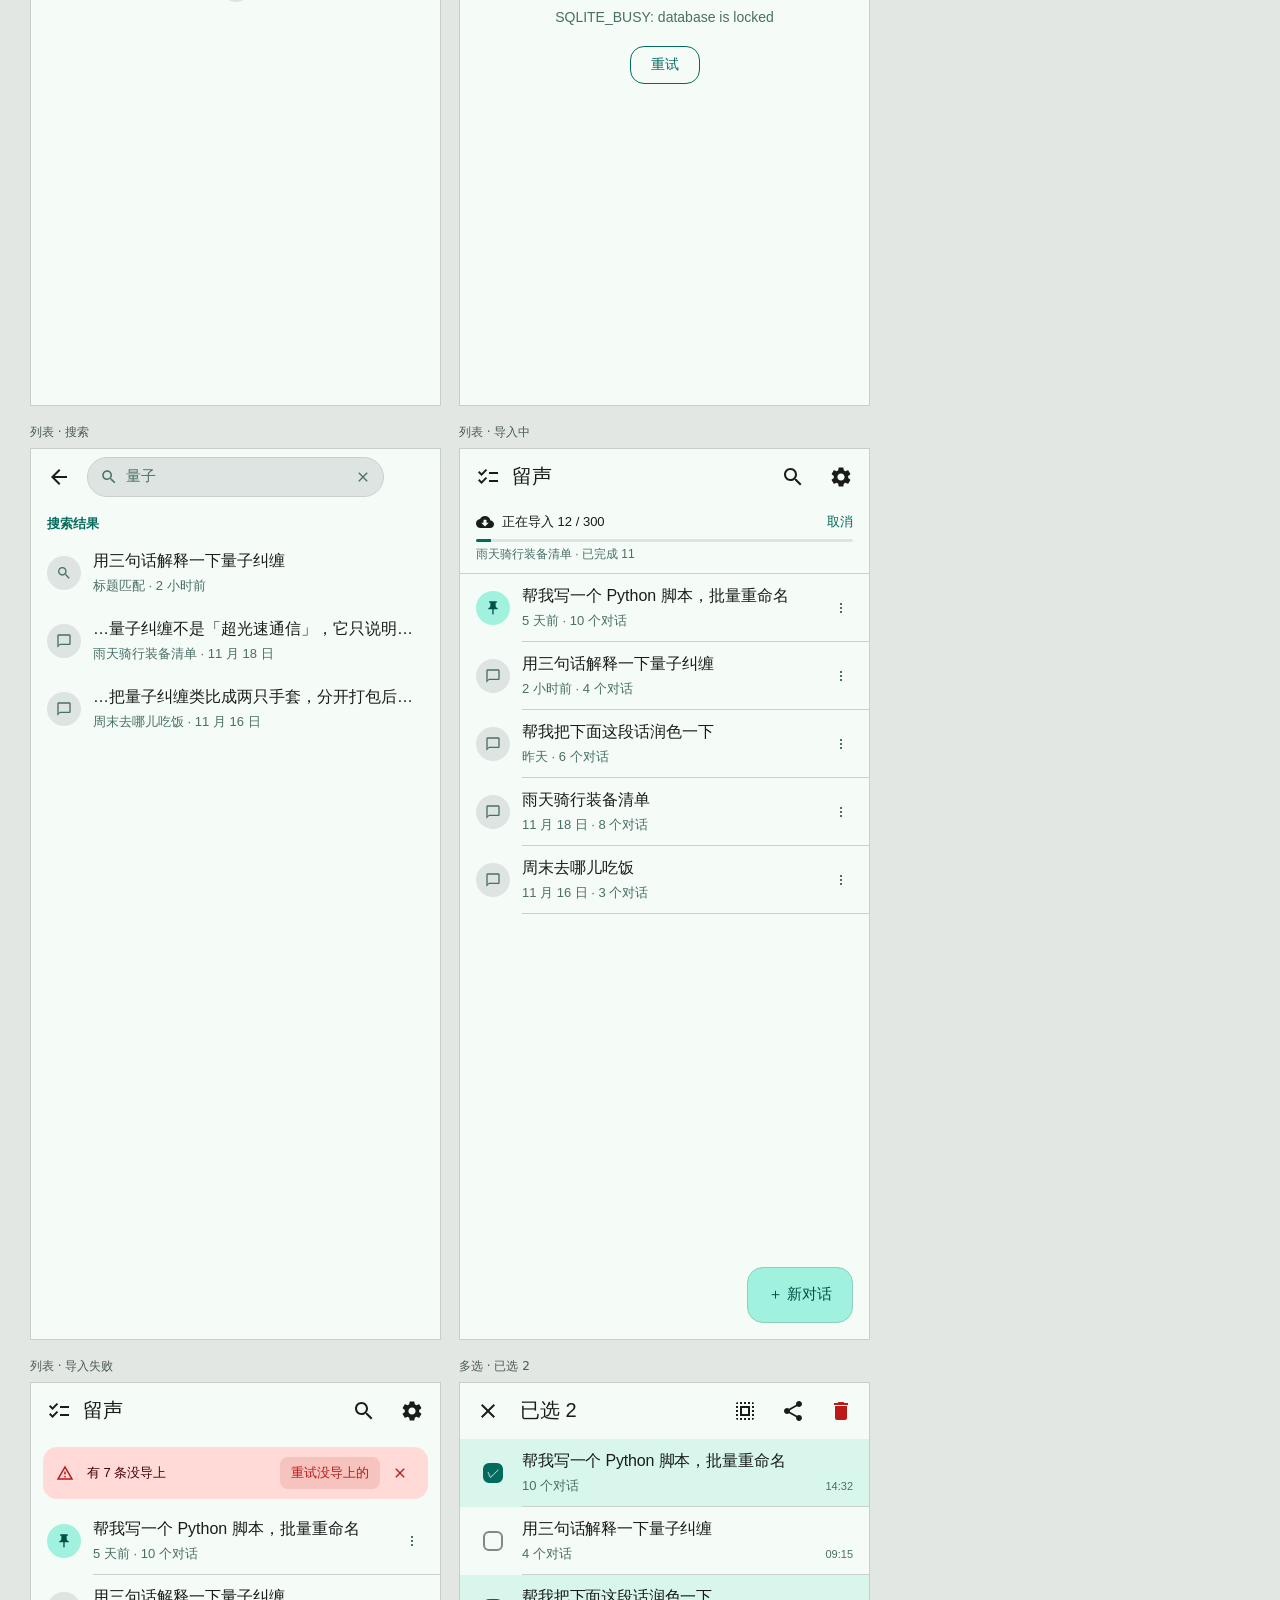
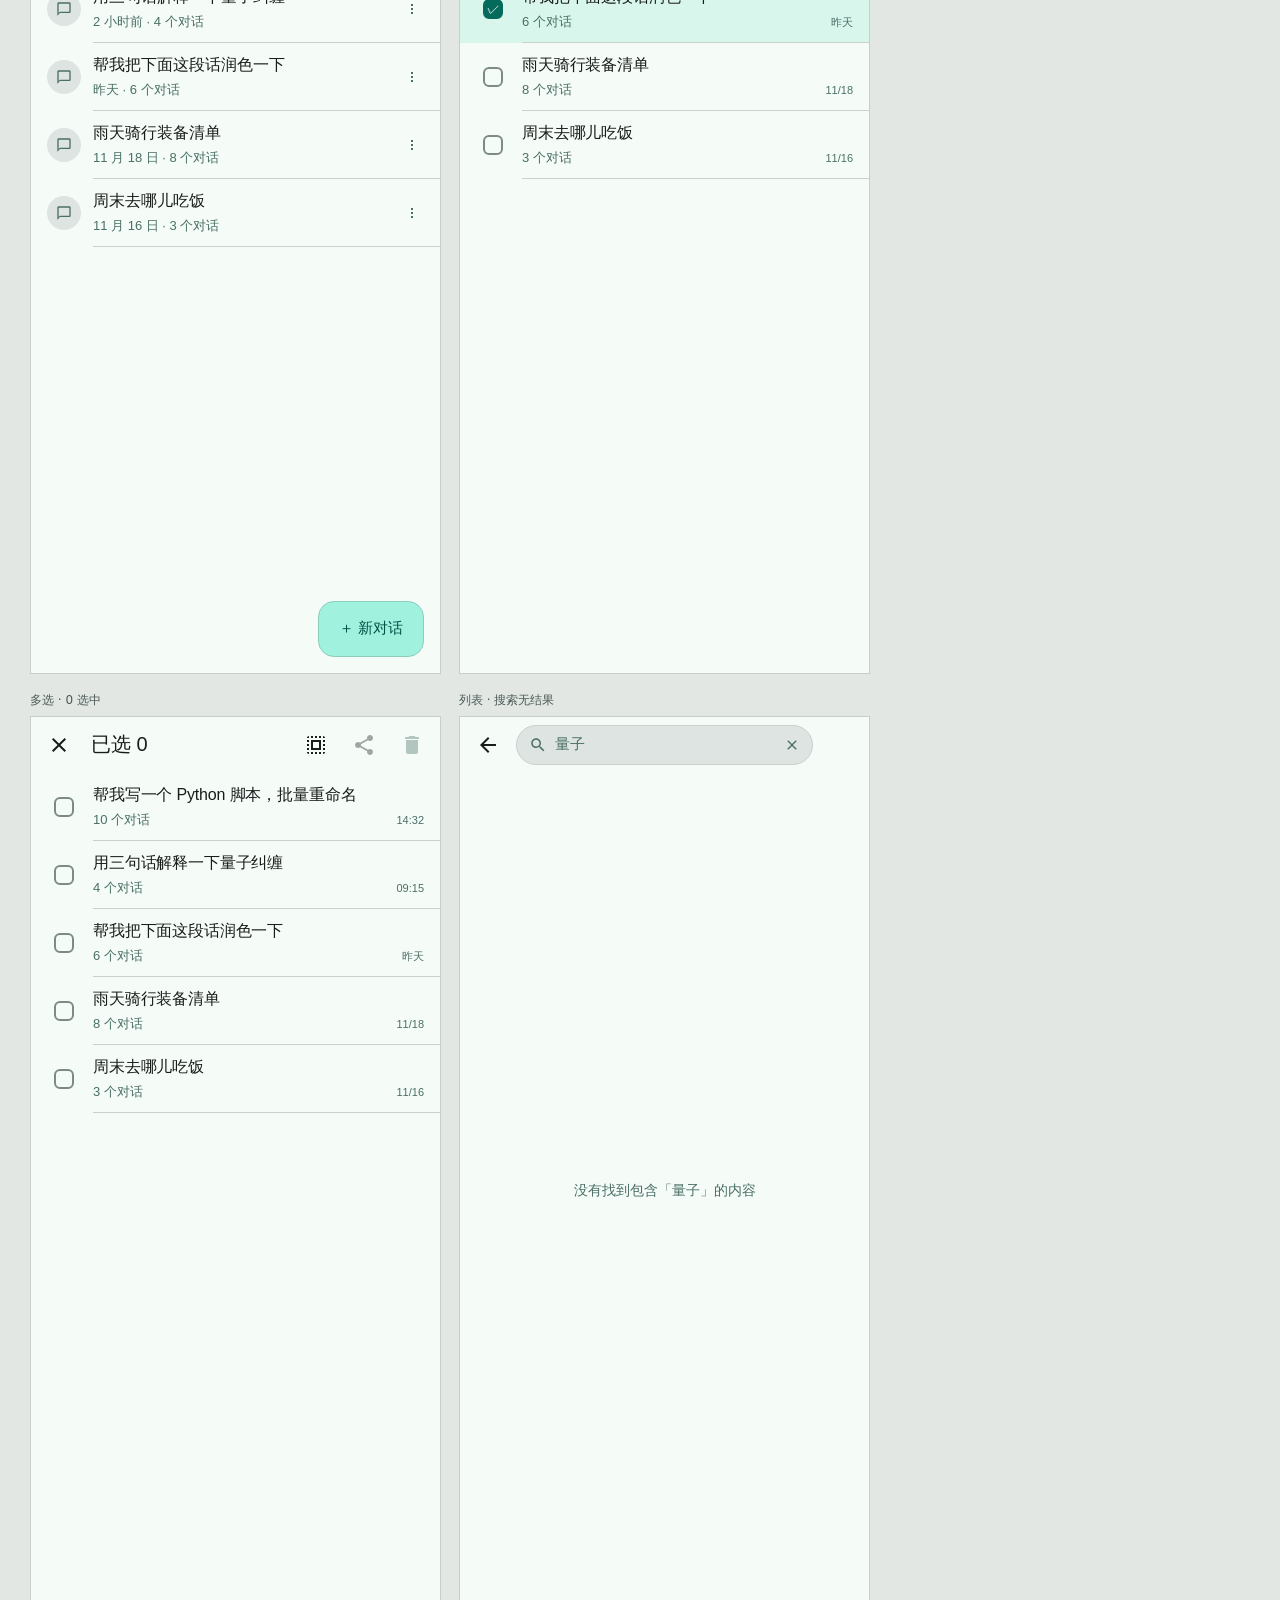
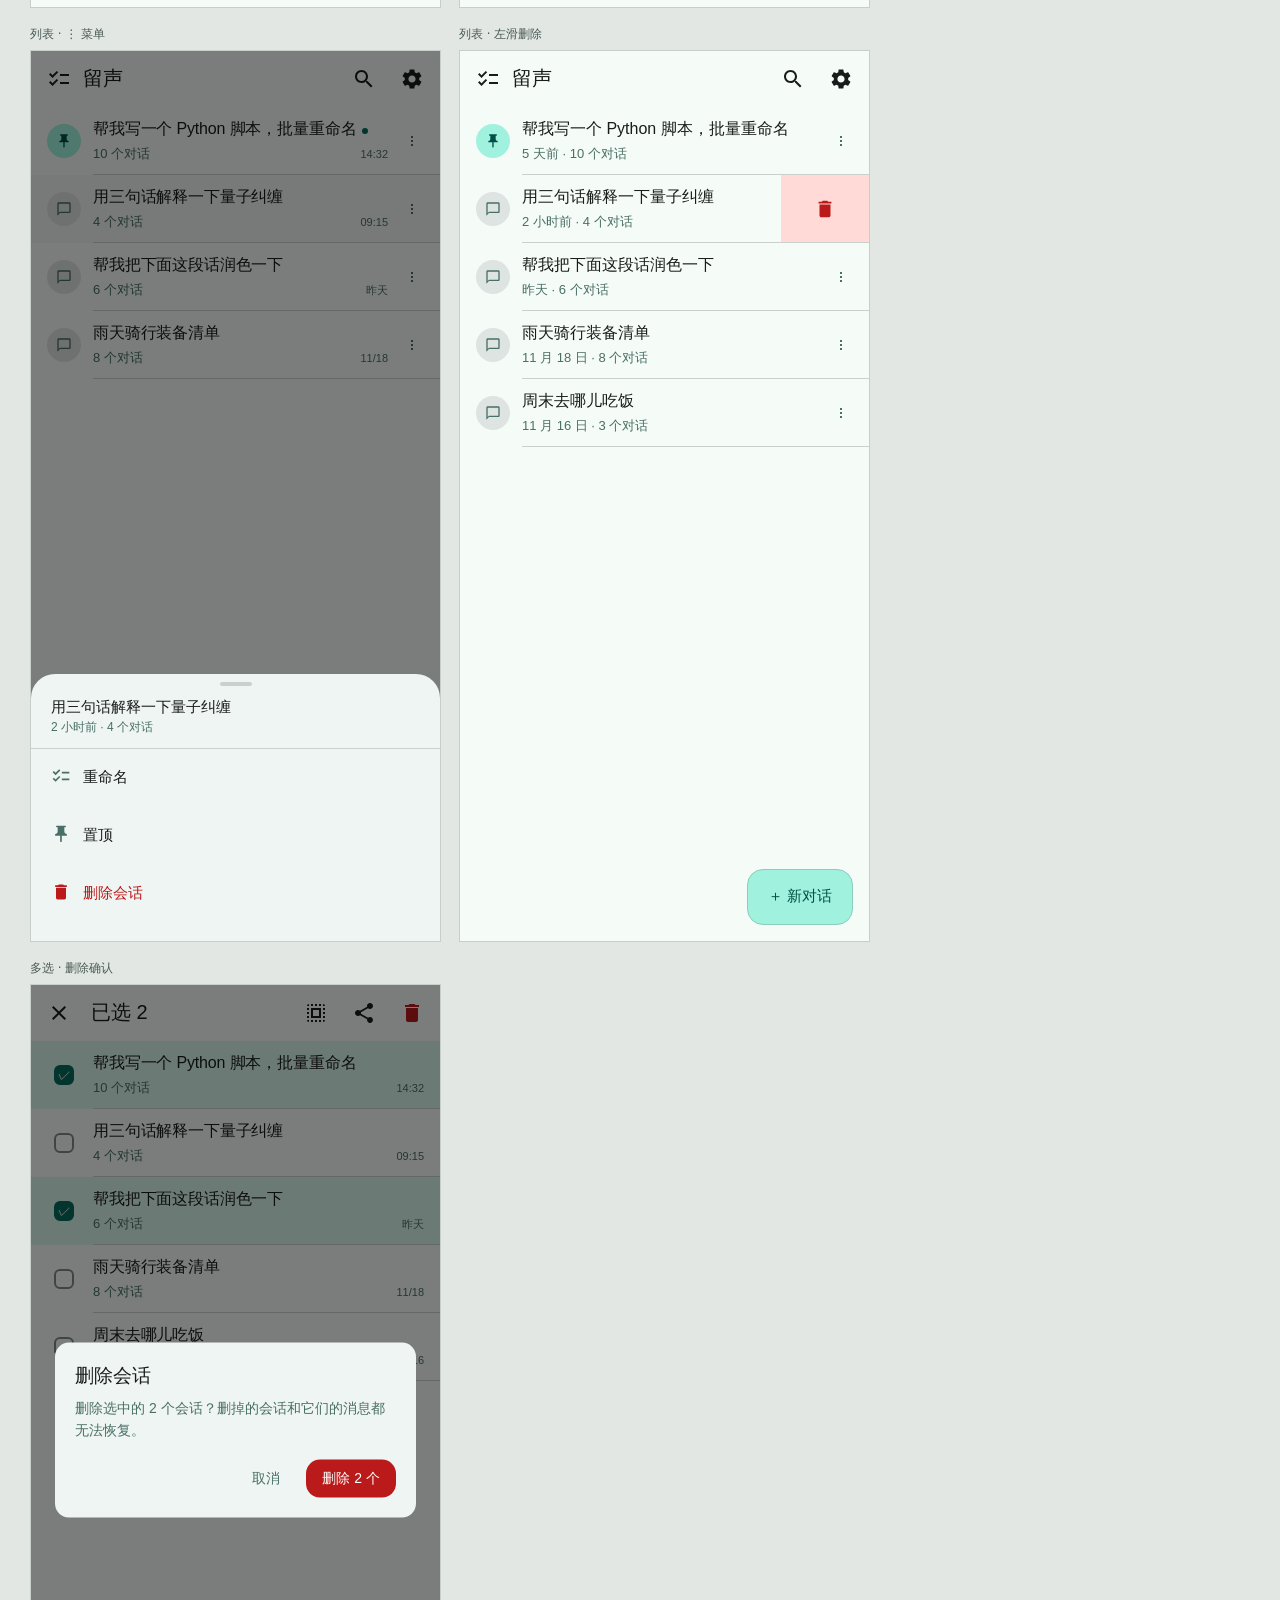
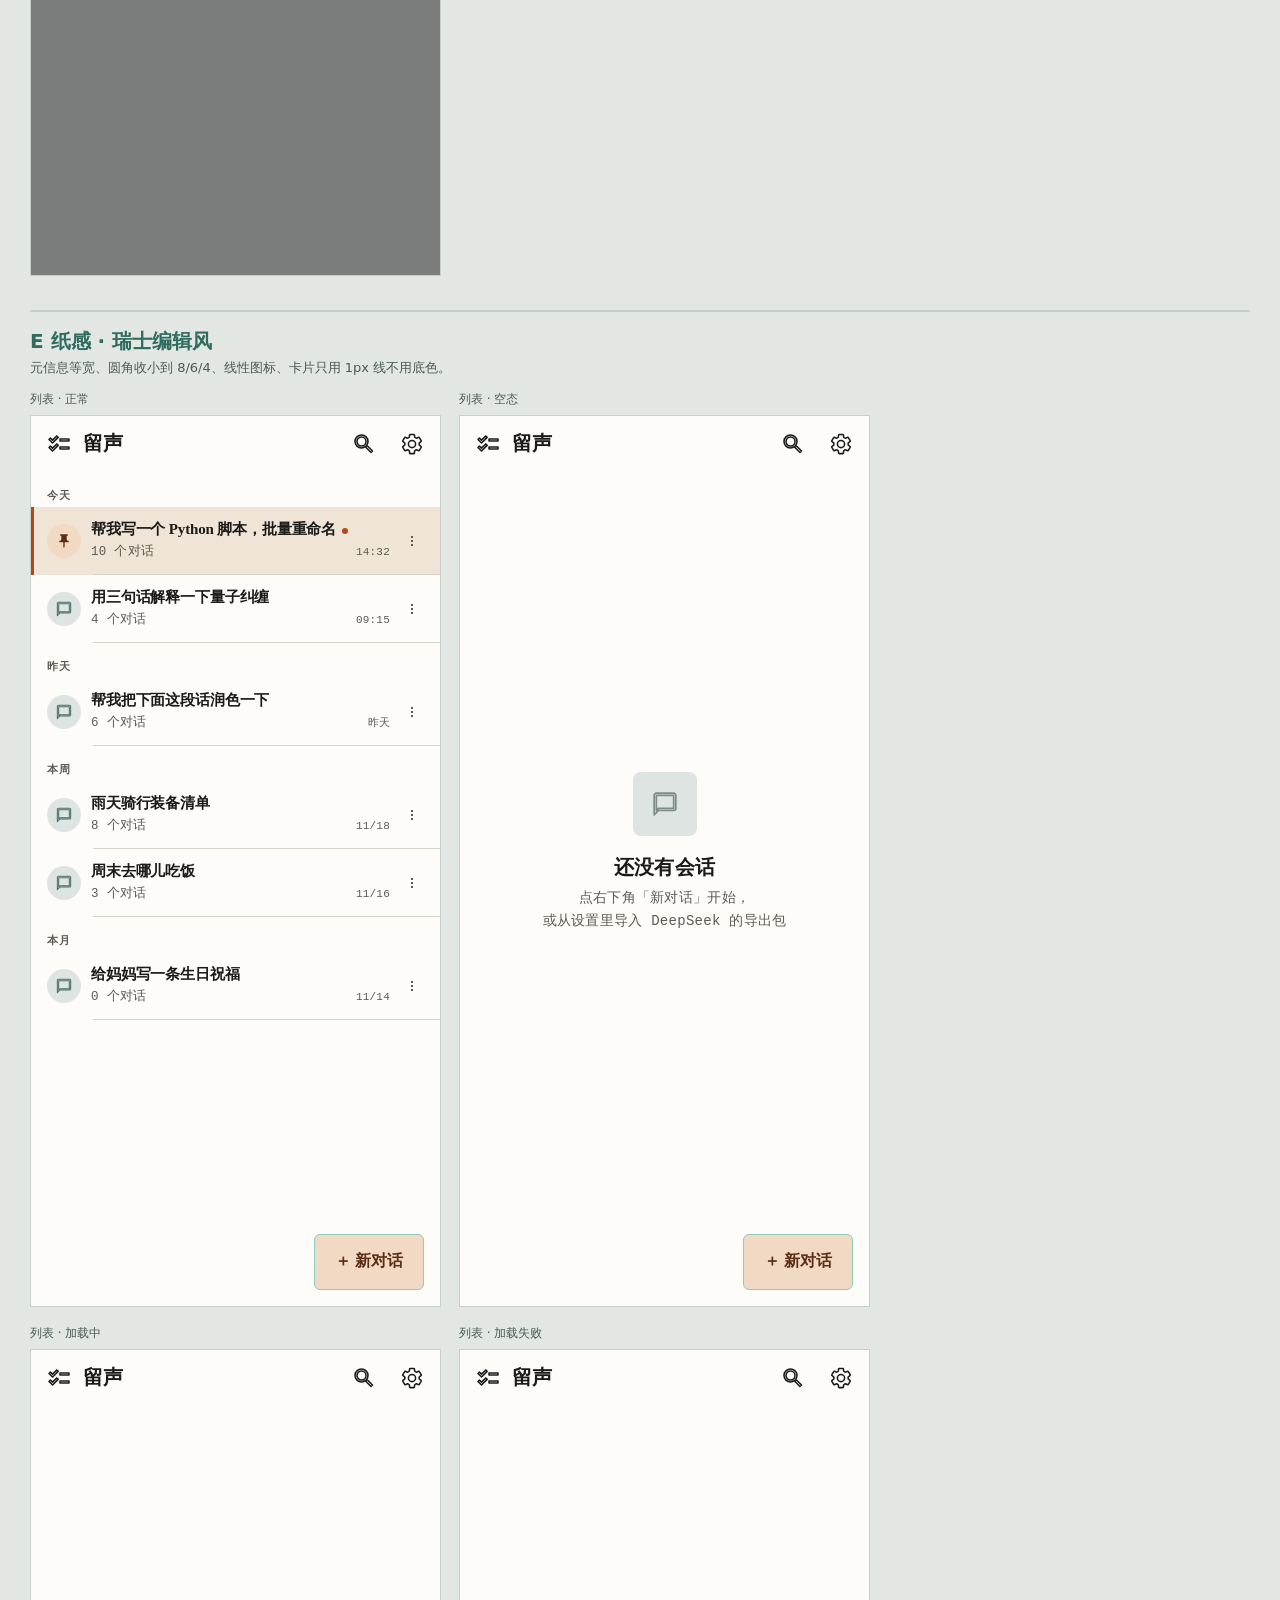
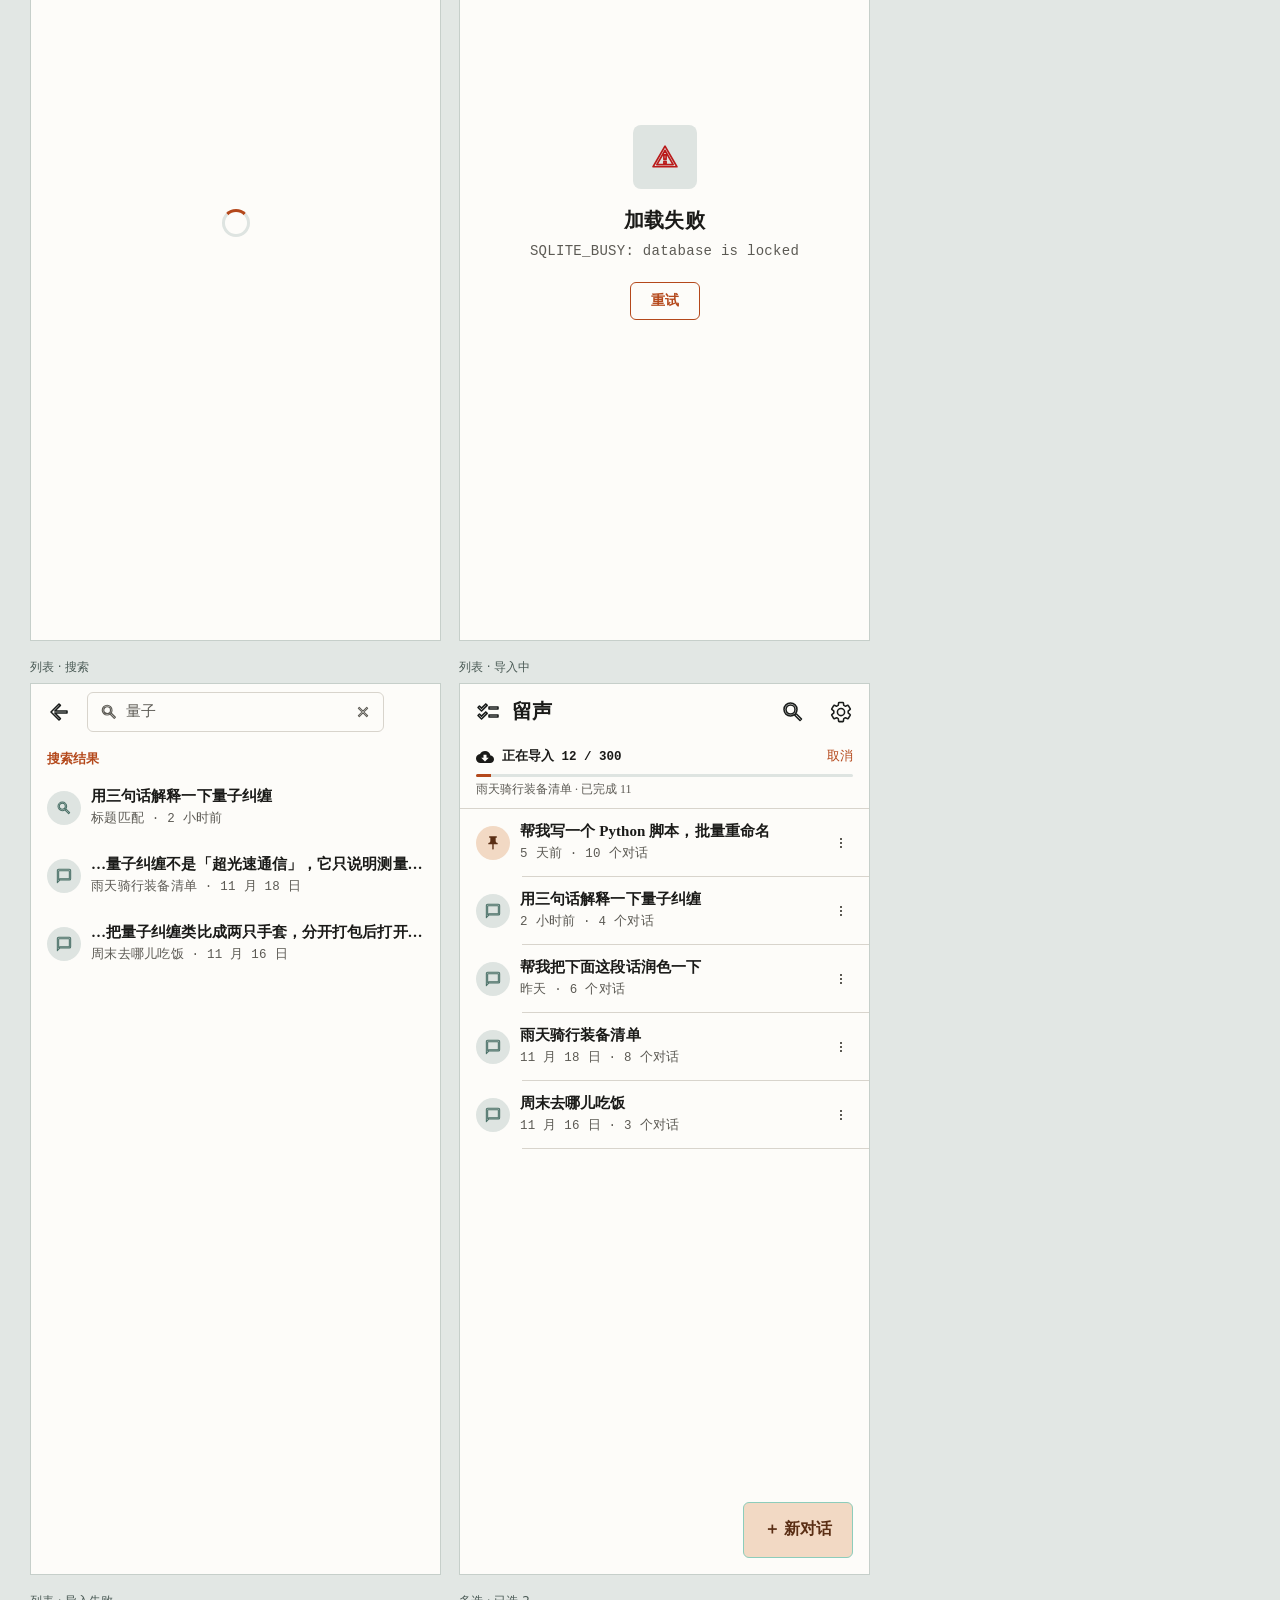
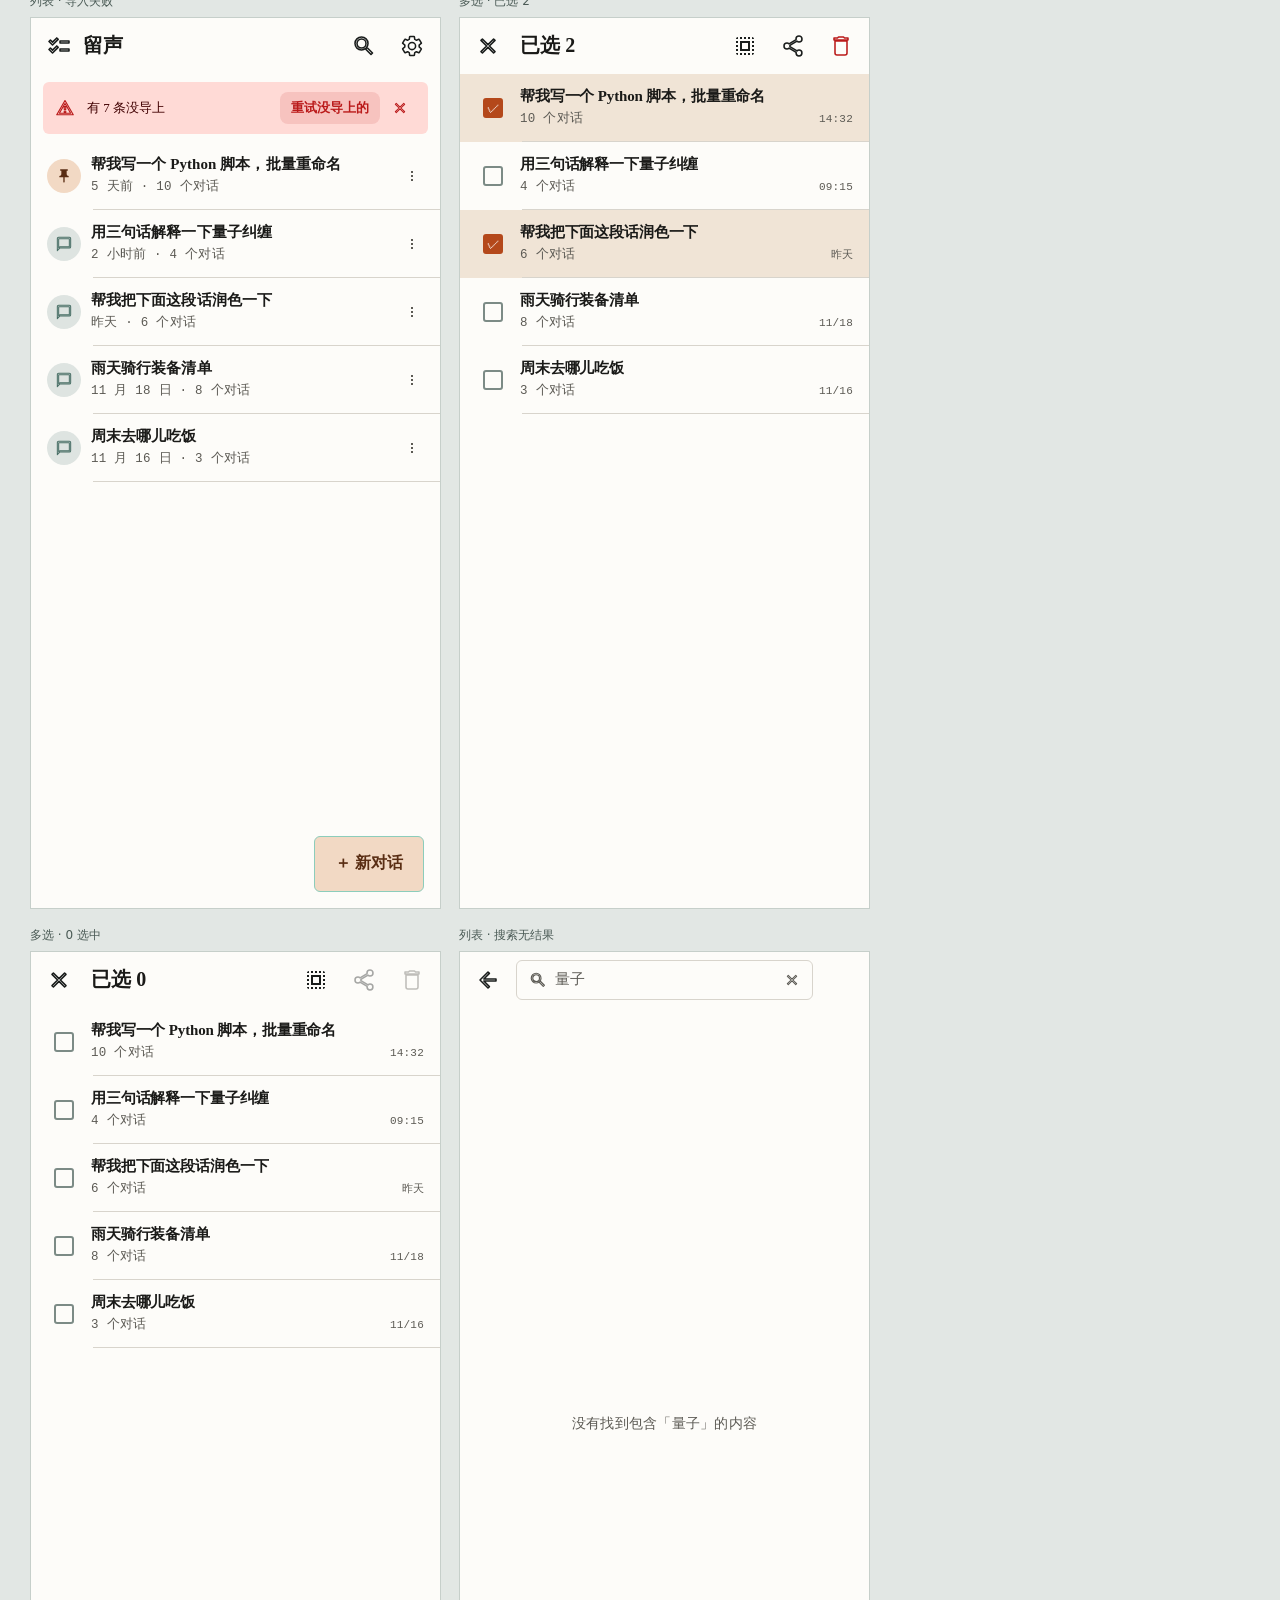
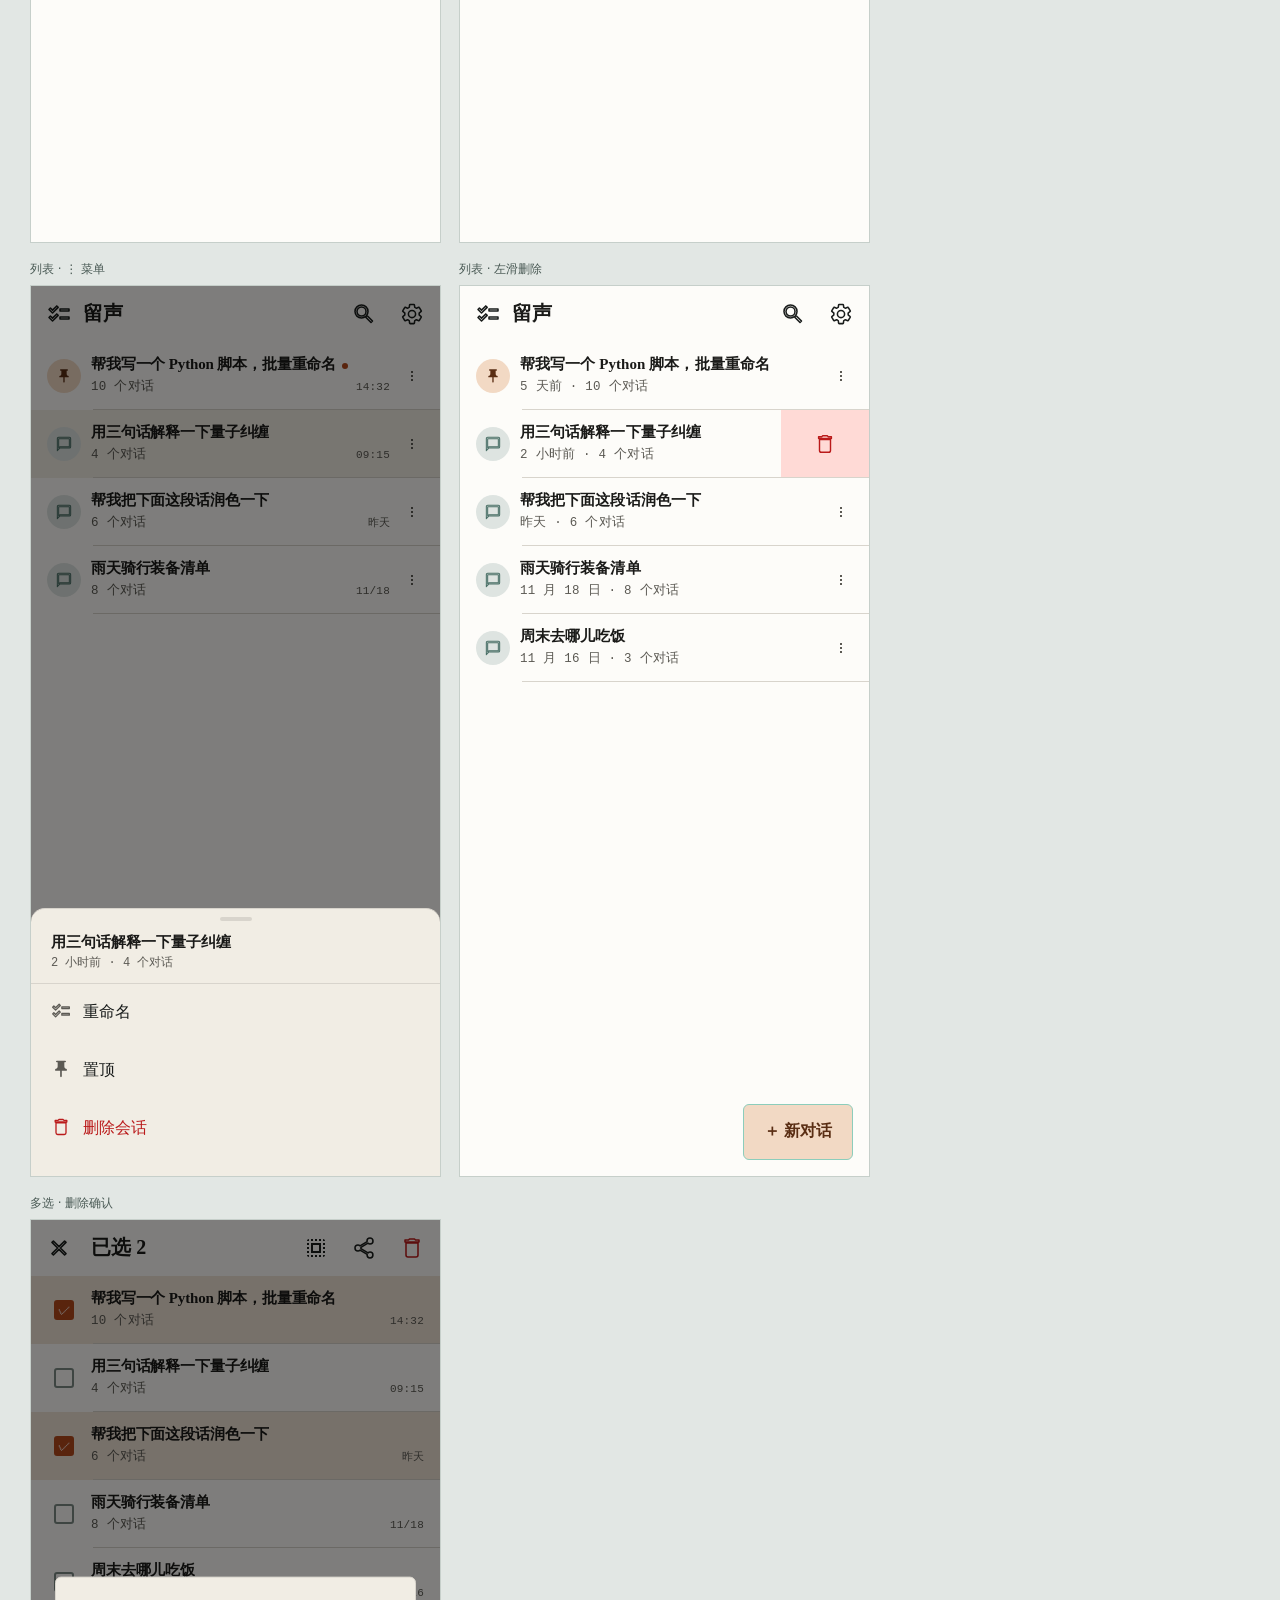
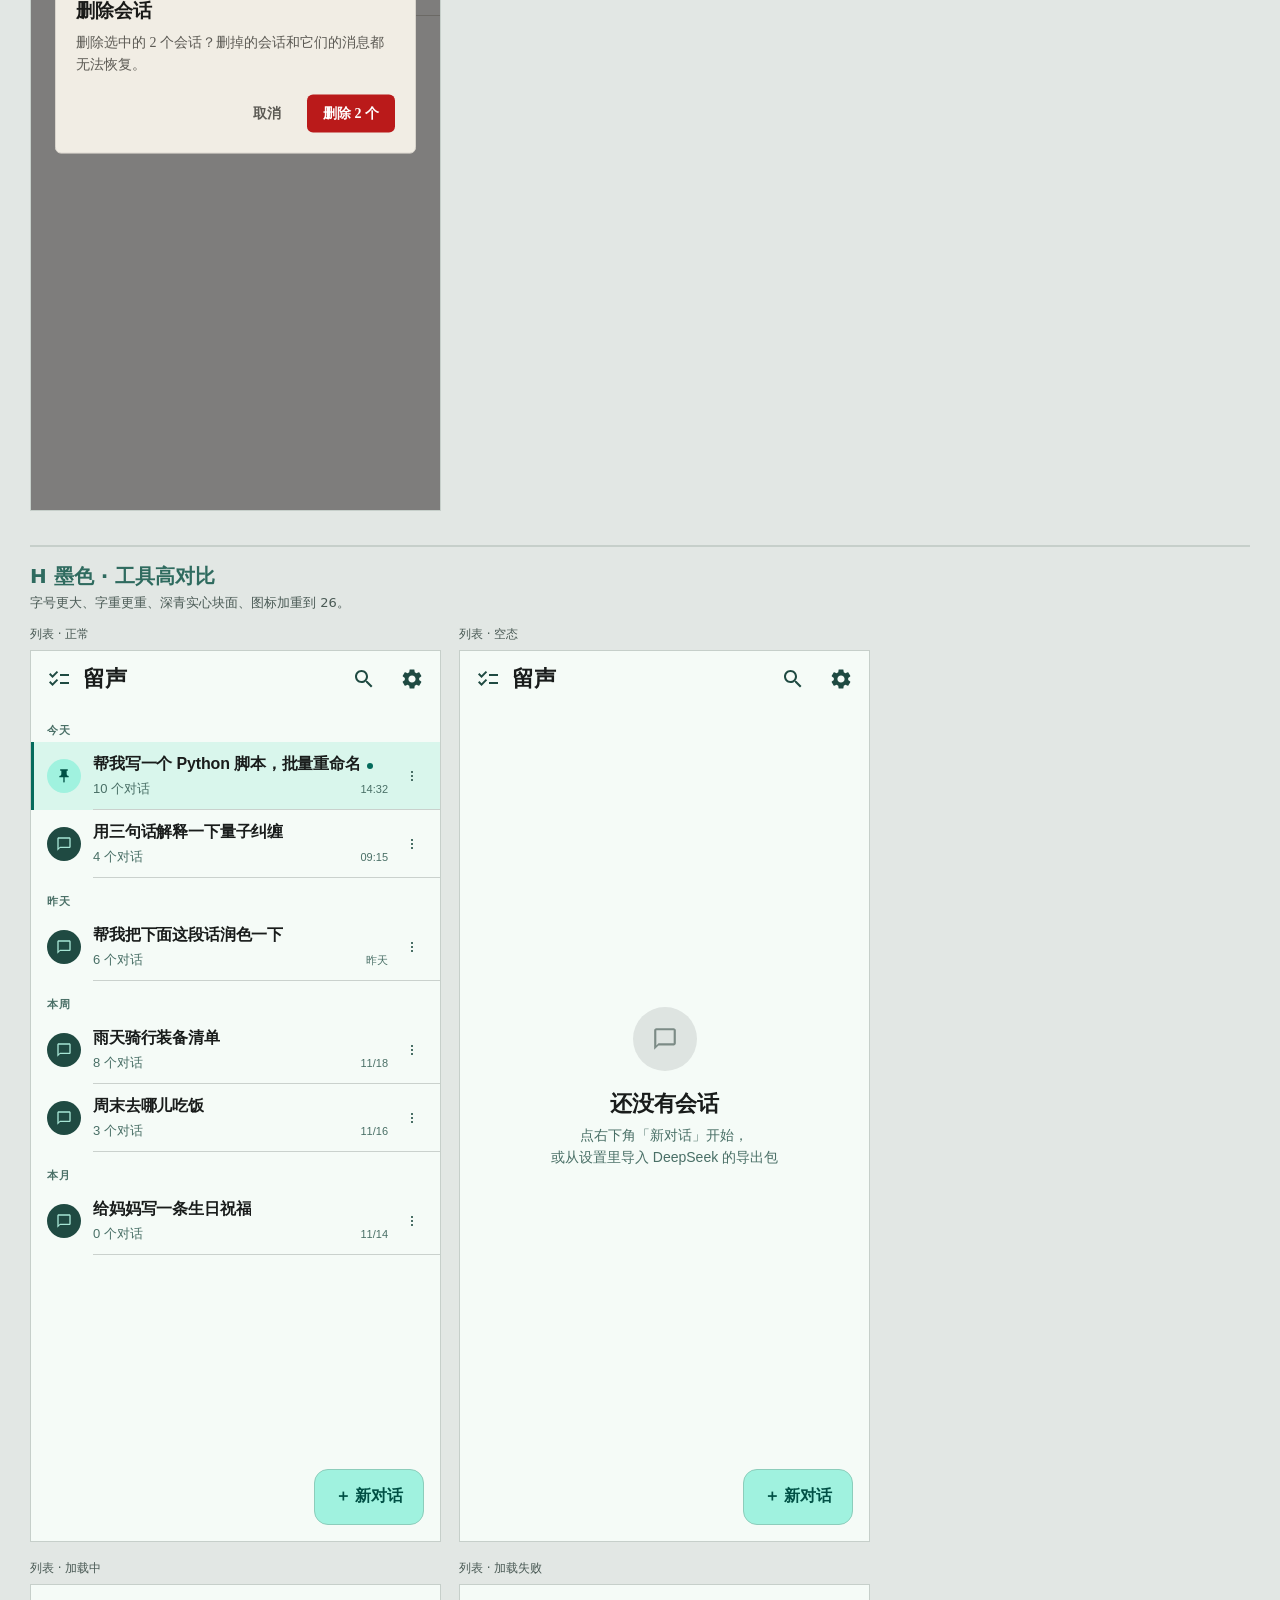
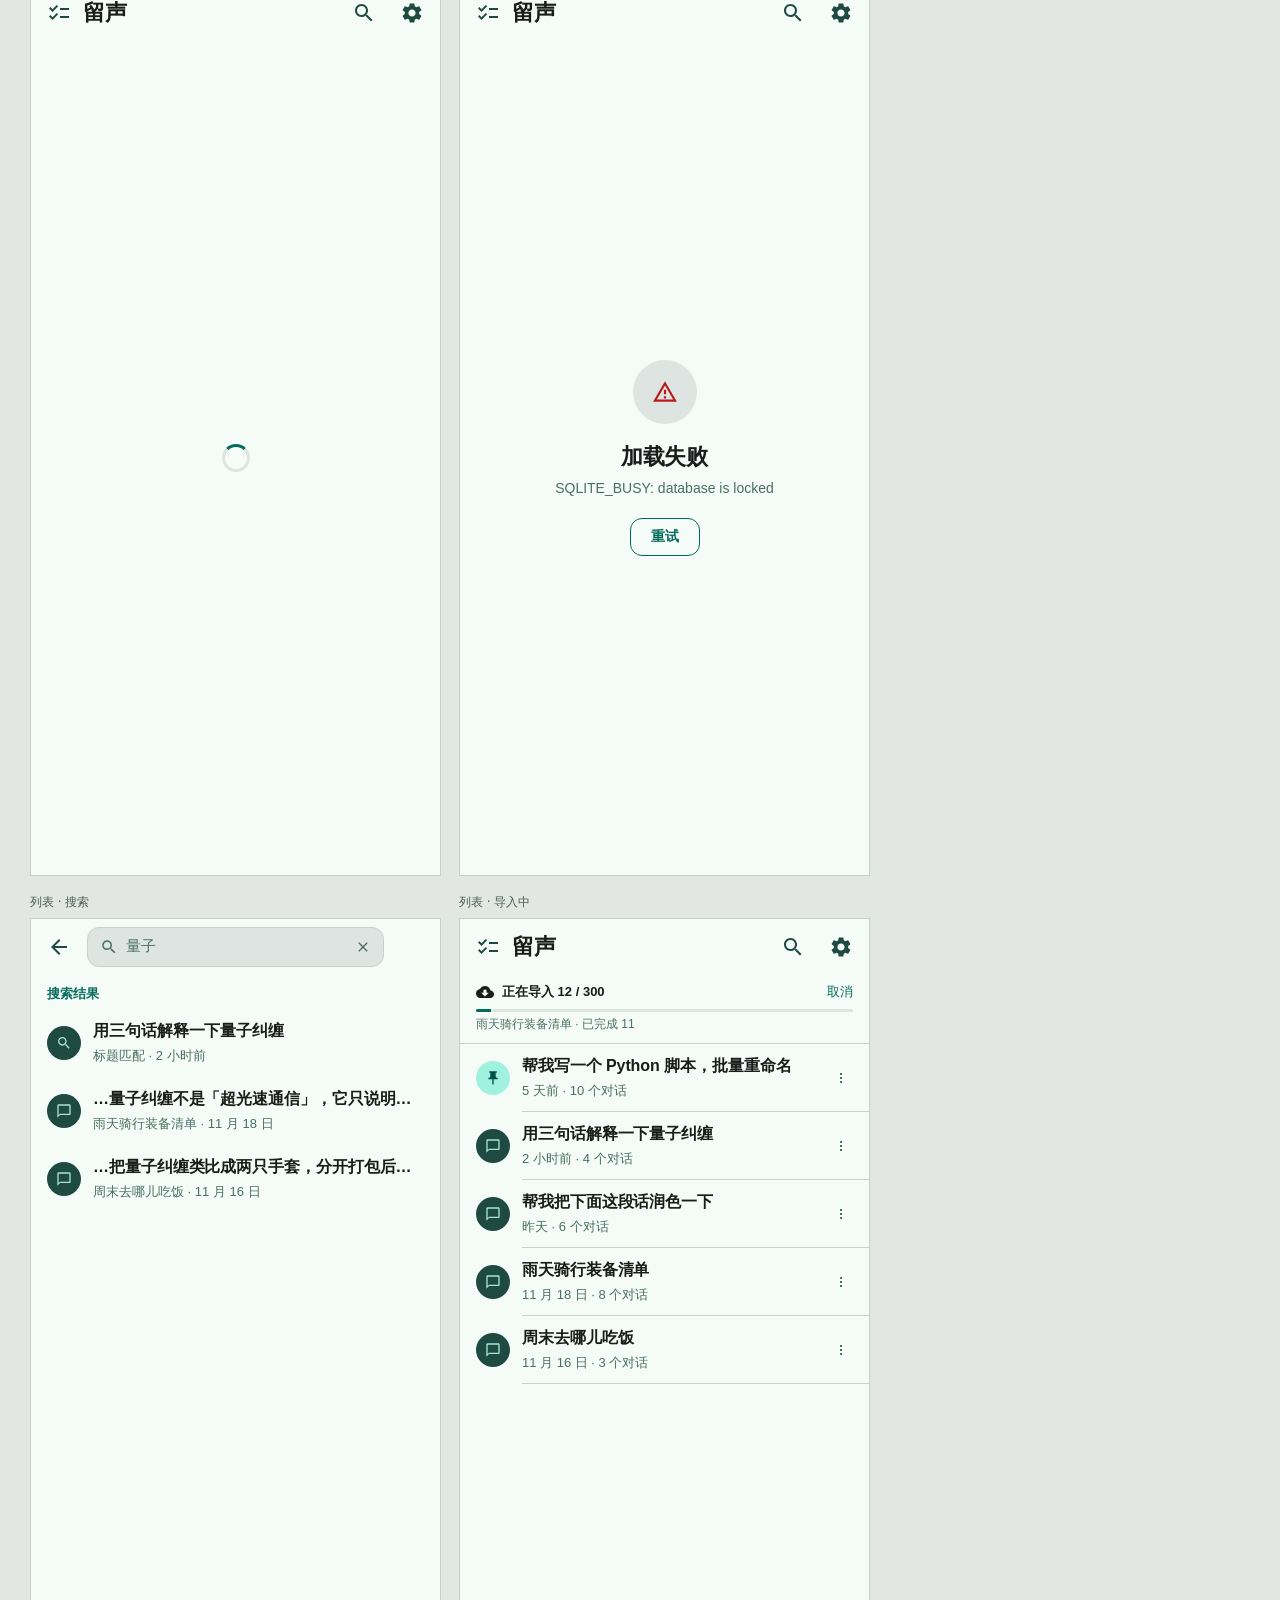
<file: reference/full-list.html>
<!doctype html>
<html lang="zh-CN">
<head>
<meta charset="utf-8">
<title>Keepsake · 会话列表组</title>
<link rel="stylesheet" href="full.css">
</head>
<body>
<div class="head">
  <h1>会话列表 · 9 个状态</h1>
  <p>正常 / 空 / 加载 / 失败 / 搜索 / 导入中 / 导入失败 / 多选已选 / 多选 0 选中。411dp × 892dp，1dp = 1px。</p>
</div>
<div id="root"></div>

<script>
const q = new URLSearchParams(location.search);
const only = q.get('set');

const MONO = "ui-monospace, 'Cascadia Mono', Consolas, 'Noto Sans Mono CJK SC', monospace";

const base = {
  '--surface':'#F5FBF7','--low':'#EFF5F2','--high':'#E3EAE6','--highest':'#DEE4E1','--usage':'#E9EFEC',
  '--ov':'#CAD1CD','--outline':'#7C8B86','--on-s':'#191C1B','--on-v':'#496F66',
  '--code-bg':'#FFFFFF','--code-head':'#E7F3EF','--code-div':'#D5EAE3','--code-fg':'#161B1A',
  '--sel-line':'rgba(4,107,92,.45)','--sel-bg':'#D9F6EC','--sel-bar':'#046B5C',
  '--p-c':'#A0F2DF','--on-p-c':'#005045','--send-bg':'#A0F2DF','--send-fg':'#005045',
  '--ai-bg':'#EFF5F2','--ai-fg':'#191C1B','--av-bg':'#DEE4E1','--av-fg':'#496F66',
  '--err-c':'#BA1A1A','--on-err-c':'#FFFFFF','--err-bg':'#FFDAD6','--on-err-bg':'#410002','--fab-line':'#8CCDBB','--code-kw':'#A626A4','--code-str':'#50A14F','--code-fn':'#4078F2',
  '--body-font':'PingFang SC, HarmonyOS Sans SC, Noto Sans CJK SC, Microsoft YaHei, sans-serif',
  '--lh':'1.6','--icon-c':'#191C1B','--tail':'4px','--sw-r':'12px','--sw-knob':'9px',
  '--r-bubble':'16px','--r-fab':'16px','--r-card':'14px','--r-sheet':'24px',
  '--r-chip':'999px','--r-field':'999px','--r-send':'999px','--r-cb':'6px','--r-radio':'999px',
  '--row-h':'68px','--gap':'12px','--av-r':'17px','--mark-r':'32px',
  '--fs-body':'15px','--fs-title':'16px','--fs-sub':'13px','--fs-bar':'20px',
  '--card-bd':'0px','--card-bg':'var(--low)','--field-bg':'var(--highest)'
};

const SKINS = {
  a: { name:'A 清透 · Material 圆润', desc:'无衬线 + 大圆角 + 胶囊 + 实心图标。层次全靠底色，没有装饰线。',
       icons:'filled', size:24, v:{} },
  e: { name:'E 纸感 · 瑞士编辑风', desc:'元信息等宽、圆角收小到 8/6/4、线性图标、卡片只用 1px 线不用底色。',
       icons:'outlined', size:24, v:{
      '--r-bubble':'8px','--r-fab':'6px','--r-card':'6px','--r-sheet':'14px',
      '--r-chip':'3px','--r-field':'6px','--r-send':'6px','--r-cb':'3px','--r-radio':'3px',
      '--row-h':'68px','--gap':'10px','--av-r':'17px','--mark-r':'8px',
      '--fs-body':'16px','--fs-title':'15px','--fs-sub':'12.5px','--fs-bar':'20px',
      '--card-bd':'1px','--card-bg':'var(--surface)','--field-bg':'var(--surface)',
      '--meta-font':MONO,'--meta-ls':'0.02em','--title-w':'700','--title-ls':'0.005em','--lh':'1.7',
      '--sw-r':'2px','--sw-knob':'2px','--tail':'0px',
      '--body-font':'Songti SC, Noto Serif CJK SC, Source Han Serif SC, SimSun, serif',
      '--surface':'#FDFCF9','--low':'#F1EDE4','--high':'#E8E2D6','--ov':'#D8D4CC',
      '--on-s':'#1A1A18','--on-v':'#5C5A54',
      '--p-c':'#F2D9C4','--on-p-c':'#5A2E14','--send-bg':'#B4481B','--send-fg':'#FFFFFF',
      '--sel-bg':'#F0E4D6','--sel-bar':'#B4481B','--sel-line':'rgba(180,72,27,.5)','--ai-bg':'#F1EDE4','--ai-fg':'#1A1A18'
  }},
  h: { name:'H 墨色 · 工具高对比', desc:'字号更大、字重更重、深青实心块面、图标加重到 26。',
       icons:'filled', size:26, v:{
      '--r-bubble':'14px','--r-fab':'14px','--r-card':'12px','--r-sheet':'24px',
      '--r-chip':'8px','--r-field':'12px','--r-send':'12px','--r-cb':'5px','--r-radio':'6px',
      '--row-h':'68px','--fs-body':'16px','--fs-title':'16px','--fs-sub':'13px','--fs-bar':'22px',
      '--title-w':'700','--title-ls':'-0.005em','--lh':'1.55','--icon-c':'#1F4A42',
      '--send-bg':'#1F4A42','--send-fg':'#A7E6D5',
      '--ai-bg':'#EFF5F2','--ai-fg':'#191C1B','--av-bg':'#1F4A42','--av-fg':'#A7E6D5'
  }}
};

/* ── 图标 ── */
function svg(d, size, mode) {
  return '<svg class="mi' + (mode ? ' mi-' + mode : '') + '" viewBox="0 0 24 24" width="' + size +
    '" height="' + size + '"><path d="' + d + '"/></svg>';
}
const ICON = {
  checklist: function (s) { return svg('M22 7h-9v2h9V7zm0 8h-9v2h9v-2zM5.54 11L2 7.46l1.41-1.41 2.12 2.12 4.24-4.24 1.41 1.41L5.54 11zm0 8L2 15.46l1.41-1.41 2.12 2.12 4.24-4.24 1.41 1.41L5.54 19z', s); },
  search: function (s) { return svg('M15.5 14h-.79l-.28-.27C15.41 12.59 16 11.11 16 9.5 16 5.91 13.09 3 9.5 3S3 5.91 3 9.5 5.91 16 9.5 16c1.61 0 3.09-.59 4.23-1.57l.27.28v.79l5 4.99L20.49 19l-4.99-5zm-6 0C7.01 14 5 11.99 5 9.5S7.01 5 9.5 5 14 7.01 14 9.5 11.99 14 9.5 14z', s); },
  settings: function (s) { return svg('M19.14 12.94c.04-.3.06-.61.06-.94 0-.32-.02-.64-.07-.94l2.03-1.58c.18-.14.23-.41.12-.61l-1.92-3.32c-.12-.22-.37-.29-.59-.22l-2.39.96c-.5-.38-1.03-.7-1.62-.94l-.36-2.54c-.04-.24-.24-.41-.48-.41h-3.84c-.24 0-.43.17-.47.41l-.36 2.54c-.59.24-1.13.57-1.62.94l-2.39-.96c-.22-.08-.47 0-.59.22L2.74 8.87c-.12.21-.08.47.12.61l2.03 1.58c-.05.3-.09.63-.09.94s.02.64.07.94l-2.03 1.58c-.18.14-.23.41-.12.61l1.92 3.32c.12.22.37.29.59.22l2.39-.96c.5.38 1.03.7 1.62.94l.36 2.54c.05.24.24.41.48.41h3.84c.24 0 .44-.17.47-.41l.36-2.54c.59-.24 1.13-.56 1.62-.94l2.39.96c.22.08.47 0 .59-.22l1.92-3.32c.12-.22.07-.47-.12-.61l-2.01-1.58zM12 15.6c-1.98 0-3.6-1.62-3.6-3.6s1.62-3.6 3.6-3.6 3.6 1.62 3.6 3.6-1.62 3.6-3.6 3.6z', s); },
  chat: function (s) { return svg('M20 2H4c-1.1 0-2 .9-2 2v18l4-4h14c1.1 0 2-.9 2-2V4c0-1.1-.9-2-2-2zm0 14H6l-2 2V4h16v12z', s); },
  pin: function (s) { return svg('M16 9V4h1c.55 0 1-.45 1-1s-.45-1-1-1H7c-.55 0-1 .45-1 1s.45 1 1 1h1v5c0 1.66-1.34 3-3 3v2h5.97v7l1 1 1-1v-7H19v-2c-1.66 0-3-1.34-3-3z', s, 'solid'); },
  share: function (s) { return svg('M18 16.08c-.76 0-1.44.3-1.96.77L8.91 12.7c.05-.23.09-.46.09-.7s-.04-.47-.09-.7l7.05-4.11c.54.5 1.25.81 2.04.81 1.66 0 3-1.34 3-3s-1.34-3-3-3-3 1.34-3 3c0 .24.04.47.09.7L8.04 9.81C7.5 9.31 6.79 9 6 9c-1.66 0-3 1.34-3 3s1.34 3 3 3c.79 0 1.5-.31 2.04-.81l7.12 4.16c-.05.21-.08.43-.08.65 0 1.61 1.31 2.92 2.92 2.92 1.61 0 2.92-1.31 2.92-2.92s-1.31-2.92-2.92-2.92z', s); },
  trash: function (s) { return svg('M6 19c0 1.1.9 2 2 2h8c1.1 0 2-.9 2-2V7H6v12zM19 4h-3.5l-1-1h-5l-1 1H5v2h14V4z', s); },
  selectall: function (s) { return svg('M3 5h2V3c-1.1 0-2 .9-2 2zm0 8h2v-2H3v2zm4 8h2v-2H7v2zM3 9h2V7H3v2zm10-6h-2v2h2V3zm6 0v2h2c0-1.1-.9-2-2-2zM5 21v-2H3c0 1.1.9 2 2 2zm-2-4h2v-2H3v2zM9 3H7v2h2V3zm2 18h2v-2h-2v2zm8-8h2v-2h-2v2zm0 8c1.1 0 2-.9 2-2h-2v2zm0-12h2V7h-2v2zm0 8h2v-2h-2v2zm-4 4h2v-2h-2v2zm0-16h2V3h-2v2zM7 17h10V7H7v10zm2-8h6v6H9V9z', s, 'solid'); },
  cloud: function (s) { return svg('M19.35 10.04C18.67 6.59 15.64 4 12 4 9.11 4 6.6 5.64 5.35 8.04 2.34 8.36 0 10.91 0 14c0 3.31 2.69 6 6 6h13c2.76 0 5-2.24 5-5 0-2.64-2.05-4.78-4.65-4.96zM17 13l-5 5-5-5h3V9h4v4h3z', s, 'solid'); },
  warn: function (s) { return svg('M12 5.99L19.53 19H4.47L12 5.99M12 2L1 21h22L12 2zm1 14h-2v2h2v-2zm0-6h-2v4h2v-4z', s); },
  sliders: function (s) { return svg('M3 17v2h6v-2H3zM3 5v2h10V5H3zm10 16v-2h8v-2h-8v-2h-2v6h2zM7 9v2H3v2h4v2h2V9H7zm14 4v-2H11v2h10zm-6-4h2V7h4V5h-4V3h-2v6z', s, 'solid'); },
  up: function (s) { return svg('M9 16h6v-6h4l-7-7-7 7h4zm-4 2h14v2H5z', s); },
  down: function (s) { return svg('M19 9h-4V3H9v6H5l7 7 7-7zM5 18v2h14v-2H5z', s); },
  x: function (s) { return svg('M19 6.41L17.59 5 12 10.59 6.41 5 5 6.41 10.59 12 5 17.59 6.41 19 12 13.41 17.59 19 19 17.59 13.41 12z', s); },
  back: function (s) { return svg('M20 11H7.83l5.59-5.59L12 4l-8 8 8 8 1.41-1.41L7.83 13H20v-2z', s); },
};

const ROWS = [
  ['pin', '帮我写一个 Python 脚本，批量重命名', '5 天前 · 10 个对话'],
  ['chat', '用三句话解释一下量子纠缠', '2 小时前 · 4 个对话'],
  ['chat', '帮我把下面这段话润色一下', '昨天 · 6 个对话'],
  ['chat', '雨天骑行装备清单', '11 月 18 日 · 8 个对话'],
  ['chat', '周末去哪儿吃饭', '11 月 16 日 · 3 个对话'],
  ['chat', '给妈妈写一条生日祝福', '11 月 14 日 · 0 个对话']
];

function rowHtml(r, i, sel) {
  const pin = r[0] === 'pin';
  const av = '<span class="av' + (pin ? ' pin' : '') + '">' + (pin ? ICON.pin(16) : ICON.chat(16)) + '</span>';
  const lead = sel ? '<span class="slot"><span class="cb' + (r[3] ? ' on' : '') + '">' + (r[3] ? '✓' : '') + '</span></span>' : av;
  const more = sel ? '' : '<span class="more">&#8942;</span>';
  return '<div class="row' + (sel && r[3] ? ' on' : '') + ' line">' + lead +
    '<div class="rb"><div class="rt">' + r[1] + '</div><div class="rm">' + r[2] + '</div></div>' + more + '</div>';
}

// ── 列表改造版：分组 + 右侧时间 + 未读点 + 当前行强标 ──────
const ROWS2 = [
  { g:'今天', icon:'pin',  t:'帮我写一个 Python 脚本，批量重命名', m:'10 个对话', time:'14:32', unread:true,  active:true  },
  { g:'今天', icon:'chat', t:'用三句话解释一下量子纠缠',           m:'4 个对话',  time:'09:15', unread:false, active:false },
  { g:'昨天', icon:'chat', t:'帮我把下面这段话润色一下',           m:'6 个对话',  time:'昨天',  unread:false, active:false },
  { g:'本周', icon:'chat', t:'雨天骑行装备清单',                  m:'8 个对话',  time:'11/18', unread:false, active:false },
  { g:'本周', icon:'chat', t:'周末去哪儿吃饭',                    m:'3 个对话',  time:'11/16', unread:false, active:false },
  { g:'本月', icon:'chat', t:'给妈妈写一条生日祝福',              m:'0 个对话',  time:'11/14', unread:false, active:false }
];

function rowHtml2(r, i) {
  const pin = r.icon === 'pin';
  const av = '<span class="av' + (pin ? ' pin' : '') + (r.active ? ' act' : '') + '">' +
             (pin ? ICON.pin(16) : ICON.chat(16)) + '</span>';
  const cls = 'lr line' + (r.active ? ' act' : '') + (r.press ? ' press' : '');
  const dot = r.unread ? '<span class="udot"></span>' : '';
  return '<div class="' + cls + '">' + av +
    '<div class="rb"><div class="rtw"><div class="rt">' + r.t + '</div>' + dot + '</div>' +
    '<div class="rmrow"><span class="rm">' + r.m + '</span>' +
    '<span class="rtime">' + (r.time || '') + '</span></div></div>' +
    '<span class="more">&#8942;</span></div>';
}

function rowHtml2Sel(r, i) {
  const slot = '<span class="slot"><span class="cb' + (r.picked ? ' on' : '') + '">' +
               (r.picked ? '✓' : '') + '</span></span>';
  return '<div class="lr line' + (r.picked ? ' on' : '') + '">' + slot +
    '<div class="rb"><div class="rtw"><div class="rt">' + r.t + '</div></div>' +
    '<div class="rmrow"><span class="rm">' + r.m + '</span>' +
    '<span class="rtime">' + (r.time || '') + '</span></div></div></div>';
}

function barNormal() {
  return '<div class="bar"><span class="ic">' + ICON.checklist(24) + '</span><h2>留声</h2>' +
    '<span class="ic">' + ICON.search(24) + '</span><span class="ic">' + ICON.settings(24) + '</span></div>';
}
function barBack(t) {
  return '<div class="bar"><span class="ic">' + ICON.back(24) + '</span><h2>' + t + '</h2>' +
    '<span class="ic">' + ICON.sliders(24) + '</span><span class="ic">&#8942;</span></div>';
}

const S = {};

S['列表 · 正常'] = barNormal() +
  '<div class="scroll" style="flex:1;overflow:hidden">' +
  ROWS2.map(function (r, i) {
    var head = (i === 0 || ROWS2[i - 1].g !== r.g) ? '<div class="grp">' + r.g + '</div>' : '';
    return head + rowHtml2(r, i);
  }).join('') +
  '</div><button class="fab">＋ 新对话</button>';

S['列表 · 空态'] = barNormal() +
  '<div class="center"><span class="bigmark">' + ICON.chat(26) + '</span>' +
  '<h3>还没有会话</h3><p>点右下角「新对话」开始，<br>或从设置里导入 DeepSeek 的导出包</p></div>' +
  '<button class="fab">＋ 新对话</button>';

S['列表 · 加载中'] = barNormal() +
  '<div class="center"><div class="spin"></div></div>';

S['列表 · 加载失败'] = barNormal() +
  '<div class="center"><span class="bigmark" style="color:var(--err-c)">' + ICON.warn(26) + '</span>' +
  '<h3>加载失败</h3><p>SQLITE_BUSY: database is locked</p>' +
  '<span class="retry">重试</span></div>';

S['列表 · 搜索'] =
  '<div class="bar"><span class="ic">' + ICON.back(24) + '</span>' +
  '<span class="searchfield">' + ICON.search(18) + '<span style="flex:1">量子</span>' + ICON.x(16) + '</span>' +
  '<span class="ic"></span></div>' +
  '<div class="scroll" style="flex:1;overflow:hidden">' +
  '<div class="sec" style="padding:10px 16px 6px">搜索结果</div>' +
  '<div class="row"><span class="av">' + ICON.search(16) + '</span><div class="rb">' +
  '<div class="rt">用三句话解释一下量子纠缠</div><div class="rm">标题匹配 · 2 小时前</div></div></div>' +
  '<div class="row"><span class="av">' + ICON.chat(16) + '</span><div class="rb">' +
  '<div class="rt">…量子纠缠不是「超光速通信」，它只说明测量结果相关，不能传递信息…</div>' +
  '<div class="rm">雨天骑行装备清单 · 11 月 18 日</div></div></div>' +
  '<div class="row"><span class="av">' + ICON.chat(16) + '</span><div class="rb">' +
  '<div class="rt">…把量子纠缠类比成两只手套，分开打包后打开一只就知道另一只…</div>' +
  '<div class="rm">周末去哪儿吃饭 · 11 月 16 日</div></div></div>' +
  '</div>';

S['列表 · 导入中'] = barNormal() +
  '<div class="prog"><div class="t">' + ICON.cloud(18) + '<b>正在导入 12 / 300</b>' +
  '<span class="cancel">取消</span></div>' +
  '<div class="bar3"><i style="width:4%"></i></div>' +
  '<div class="sub">雨天骑行装备清单 · 已完成 11</div></div>' +
  '<div class="scroll" style="flex:1;overflow:hidden">' +
  ROWS.slice(0, 5).map(function (r, i) { return rowHtml(r, i, false); }).join('') + '</div>' +
  '<button class="fab">＋ 新对话</button>';

S['列表 · 导入失败'] = barNormal() +
  '<div class="errbar"><span class="ico">' + ICON.warn(18) + '</span>' +
  '<span class="txt">有 7 条没导上</span>' +
  '<span class="ops"><span class="btn">重试没导上的</span><span class="x">' + ICON.x(16) + '</span></span></div>' +
  '<div class="scroll" style="flex:1;overflow:hidden">' +
  ROWS.slice(0, 5).map(function (r, i) { return rowHtml(r, i, false); }).join('') + '</div>' +
  '<button class="fab">＋ 新对话</button>';

function multiBar(n, allOn) {
  const dis = n === 0;
  return '<div class="bar"><span class="ic">' + ICON.x(24) + '</span>' +
    '<span class="sel">已选 ' + n + '</span>' +
    '<span class="ic">' + ICON.selectall(24) + '</span>' +
    '<span class="ic' + (dis ? ' mute' : '') + '">' + ICON.share(24) + '</span>' +
    '<span class="ic" style="color:' + (dis ? 'var(--on-v)' : '#BA1A1A') + ';' + (dis ? 'opacity:.38' : '') + '">' + ICON.trash(24) + '</span></div>';
}

function pickRows(onIdx) {
  return ROWS2.slice(0, 5).map(function (r, i) {
    var c = Object.assign({}, r);
    c.picked = onIdx.indexOf(i) >= 0;
    c.active = false;
    return c;
  });
}
const mrows2 = pickRows([0, 2]);
const nrows2 = pickRows([]);

S['多选 · 已选 2'] = multiBar(2, true) +
  '<div class="scroll" style="flex:1;overflow:hidden">' +
  mrows2.map(function (r, i) { return rowHtml2Sel(r, i); }).join('') + '</div>';

S['多选 · 0 选中'] = multiBar(0, false) +
  '<div class="scroll" style="flex:1;overflow:hidden">' +
  nrows2.map(function (r, i) { return rowHtml2Sel(r, i); }).join('') + '</div>';

/* ── 补充：搜索无结果 / ⋮ 菜单 / 左滑删除 / 删除确认 ── */
S['列表 · 搜索无结果'] =
  '<div class="bar"><span class="ic">' + ICON.back(24) + '</span>' +
  '<span class="searchfield">' + ICON.search(18) + '<span style="flex:1">量子</span>' + ICON.x(16) + '</span>' +
  '<span class="ic"></span></div>' +
  '<div class="center"><p>没有找到包含「量子」的内容</p></div>';

const menuRows2 = ROWS2.slice(0, 4).map(function (r, i) {
  var c = Object.assign({}, r);
  c.active = false;
  c.press = (i === 1);
  return c;
});
S['列表 · ⋮ 菜单'] = barNormal() +
  '<div class="scroll" style="flex:1;overflow:hidden">' +
  menuRows2.map(function (r, i) { return rowHtml2(r, i); }).join('') + '</div>' +
  '<button class="fab">＋ 新对话</button>' +
  '<div class="scrim"></div><div class="sheet">' +
  '<div class="handle"></div>' +
  '<div style="padding:2px 20px 12px;border-bottom:1px solid var(--ov)">' +
  '<div style="font-size:15px;font-weight:var(--title-w);color:var(--on-s)">用三句话解释一下量子纠缠</div>' +
  '<div style="font-size:12px;color:var(--on-v);margin-top:2px;font-family:var(--meta-font)">2 小时前 · 4 个对话</div></div>' +
  '<div class="sheetacts">' +
  '<div class="row2"><span style="color:var(--on-v)">' + ICON.checklist(20) + '</span><div class="t">重命名</div></div>' +
  '<div class="row2"><span style="color:var(--on-v)">' + ICON.pin(20) + '</span><div class="t">置顶</div></div>' +
  // v3.3：不再放「为缺少角色卡的会话补建」——补建是**对全部会话**的批量修复，
  // 入口只在「设置 › 数据维护 → 修复会话数据」；单条会话的菜单里放它会被理解成只补这一条。
  '<div class="row2" style="color:var(--err-c)"><span>' + ICON.trash(20) + '</span><div class="t">删除会话</div></div>' +
  '</div></div>';

S['列表 · 左滑删除'] = barNormal() +
  '<div class="scroll" style="flex:1;overflow:hidden">' +
  rowHtml(ROWS[0], 0, false) +
  '<div class="row line" style="padding-right:104px"><span class="av">' + ICON.chat(16) + '</span>' +
  '<div class="rb"><div class="rt">用三句话解释一下量子纠缠</div><div class="rm">2 小时前 · 4 个对话</div></div>' +
  '<div style="position:absolute;right:0;top:0;bottom:0;width:88px;background:var(--err-bg);color:var(--err-c);display:grid;place-items:center">' +
  ICON.trash(22) + '</div></div>' +
  ROWS.slice(2, 5).map(function (r, i) { return rowHtml(r, i + 2, false); }).join('') +
  '</div><button class="fab">＋ 新对话</button>';

S['多选 · 删除确认'] = multiBar(2, true) +
  '<div class="scroll" style="flex:1;overflow:hidden">' +
  mrows2.map(function (r, i) { return rowHtml2Sel(r, i); }).join('') + '</div>' +
  '<div class="scrim"></div>' +
  '<div class="dialog"><h4>删除会话</h4>' +
  '<p>删除选中的 2 个会话？删掉的会话和它们的消息都无法恢复。</p>' +
  '<div class="acts"><span class="btn" style="color:var(--on-v)">取消</span>' +
  '<span class="btn red">删除 2 个</span></div></div>';

/* ── 渲染 ── */
const ORDER = only ? [only] : ['a', 'e', 'h'];
const root = document.getElementById('root');

ORDER.forEach(function (key) {
  const s = SKINS[key];
  const vars = Object.assign({}, base, s.v);
  const css = Object.keys(vars).map(function (k) { return k + ':' + vars[k]; }).join(';');

  if (!only) {
    const h = document.createElement('div');
    h.className = 'set-head';
    h.innerHTML = '<h2>' + s.name + '</h2><p>' + s.desc + '</p>';
    root.appendChild(h);
  }

  const grid = document.createElement('div');
  grid.className = 'grid';
  Object.keys(S).forEach(function (label) {
    const box = document.createElement('div');
    box.className = 'wrap';
    box.innerHTML = '<p class="cap">' + label + '</p>' +
      '<div class="phone" data-ic="' + (s.icons || 'filled') + '" style="' + css + '">' + S[label] + '</div>';
    grid.appendChild(box);
  });
  root.appendChild(grid);
});
</script>
</body>
</html>
</file>
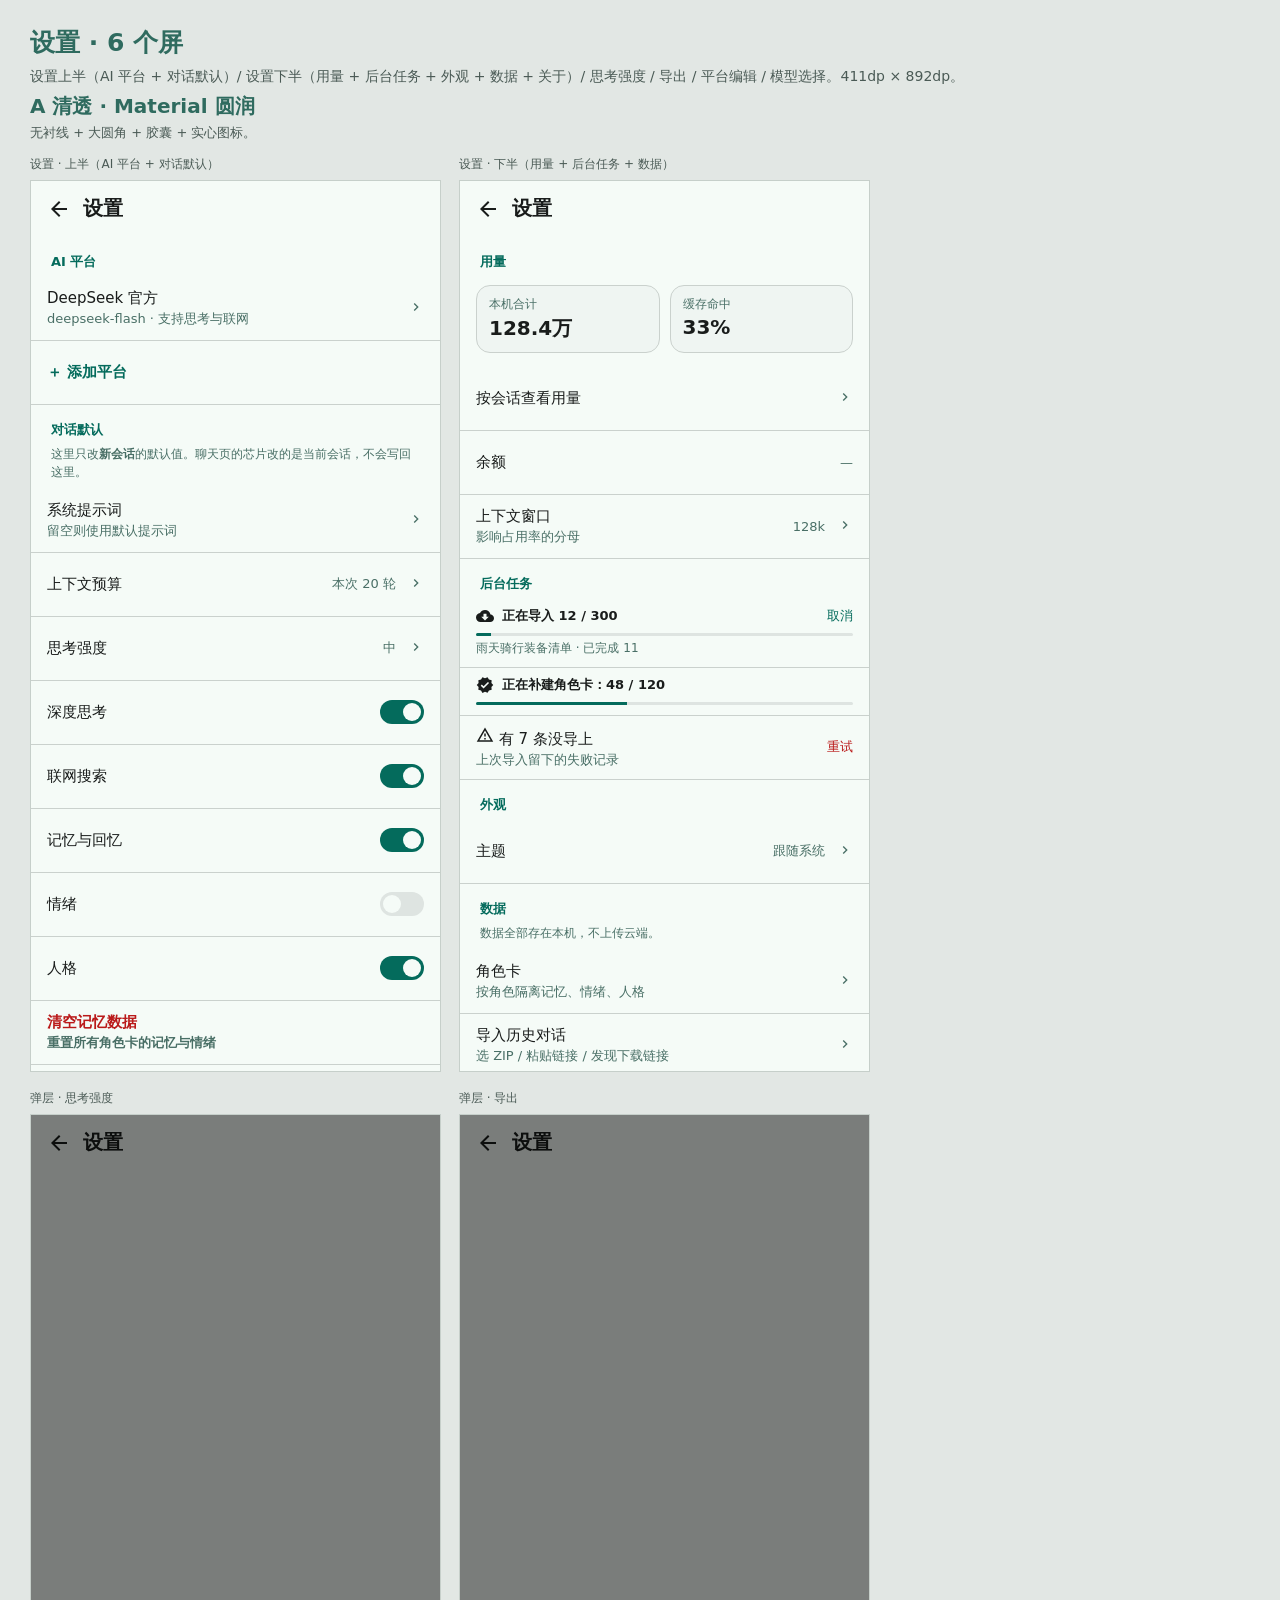
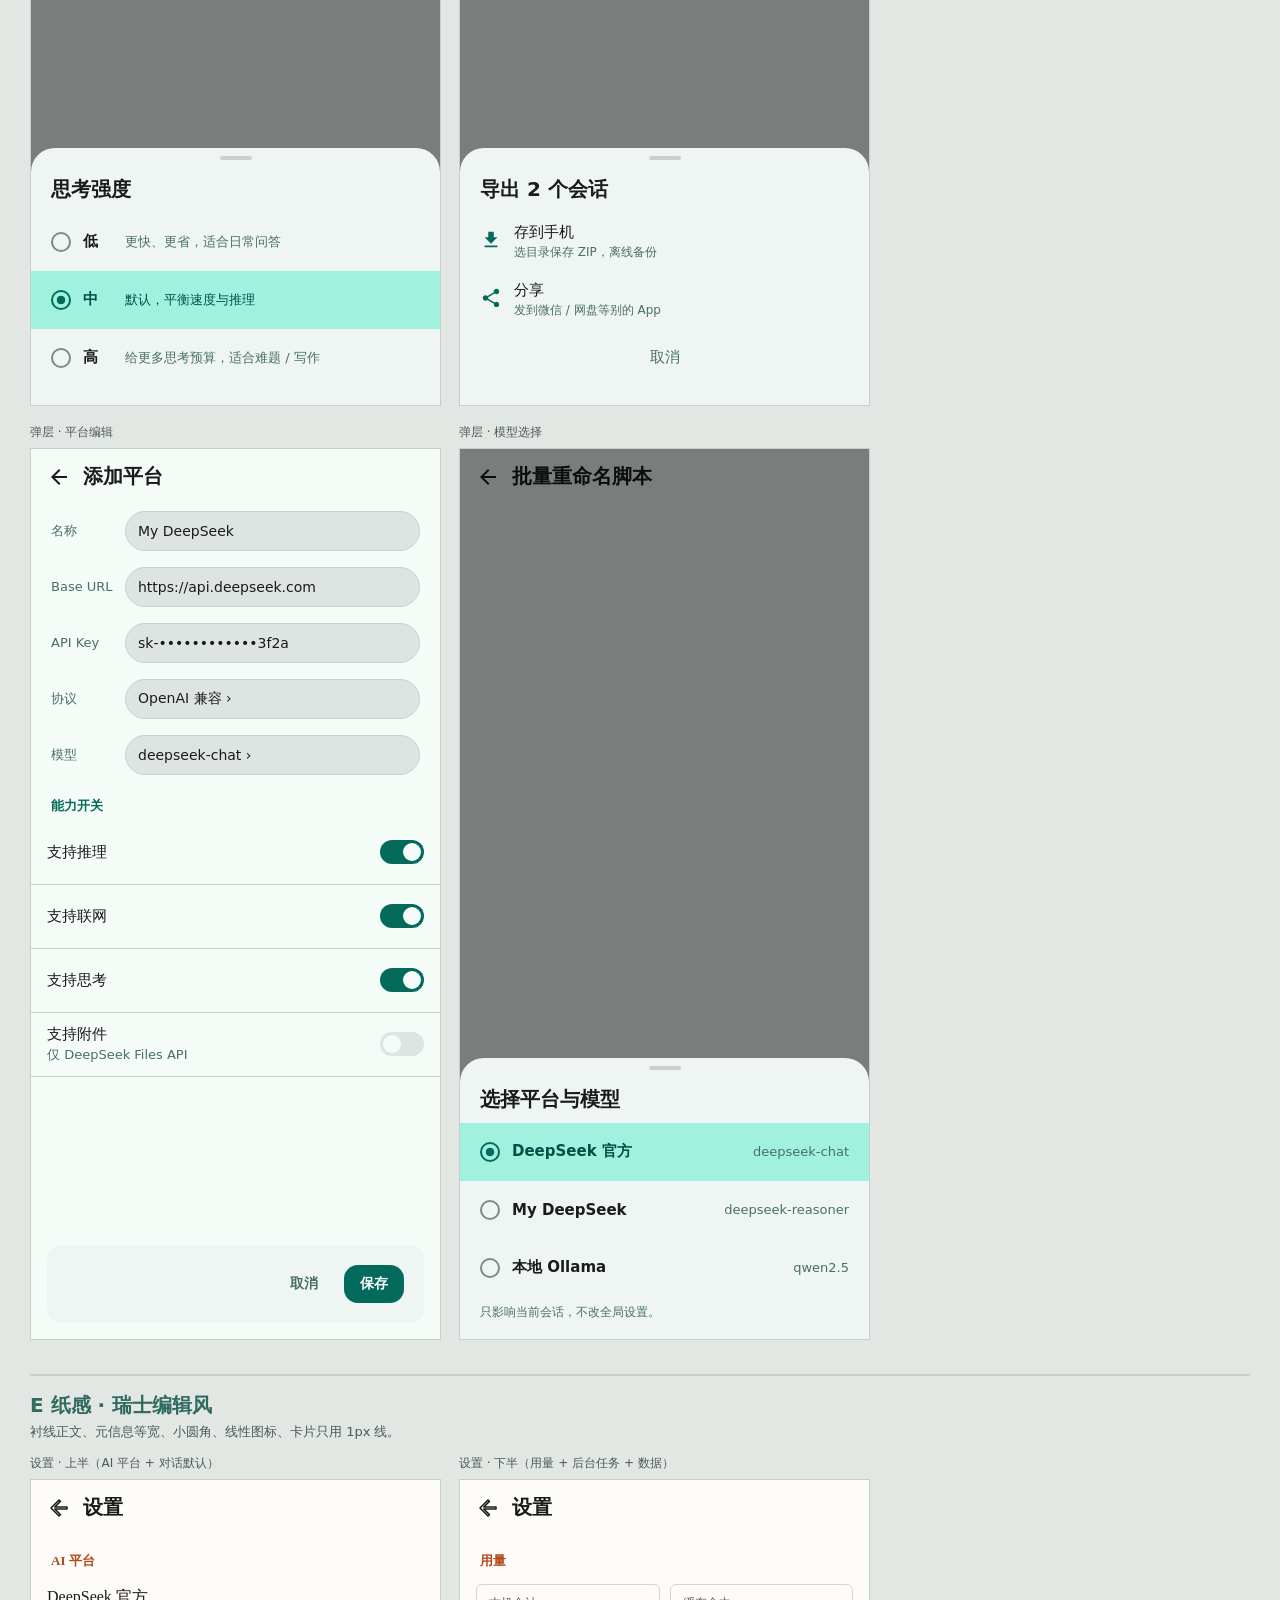
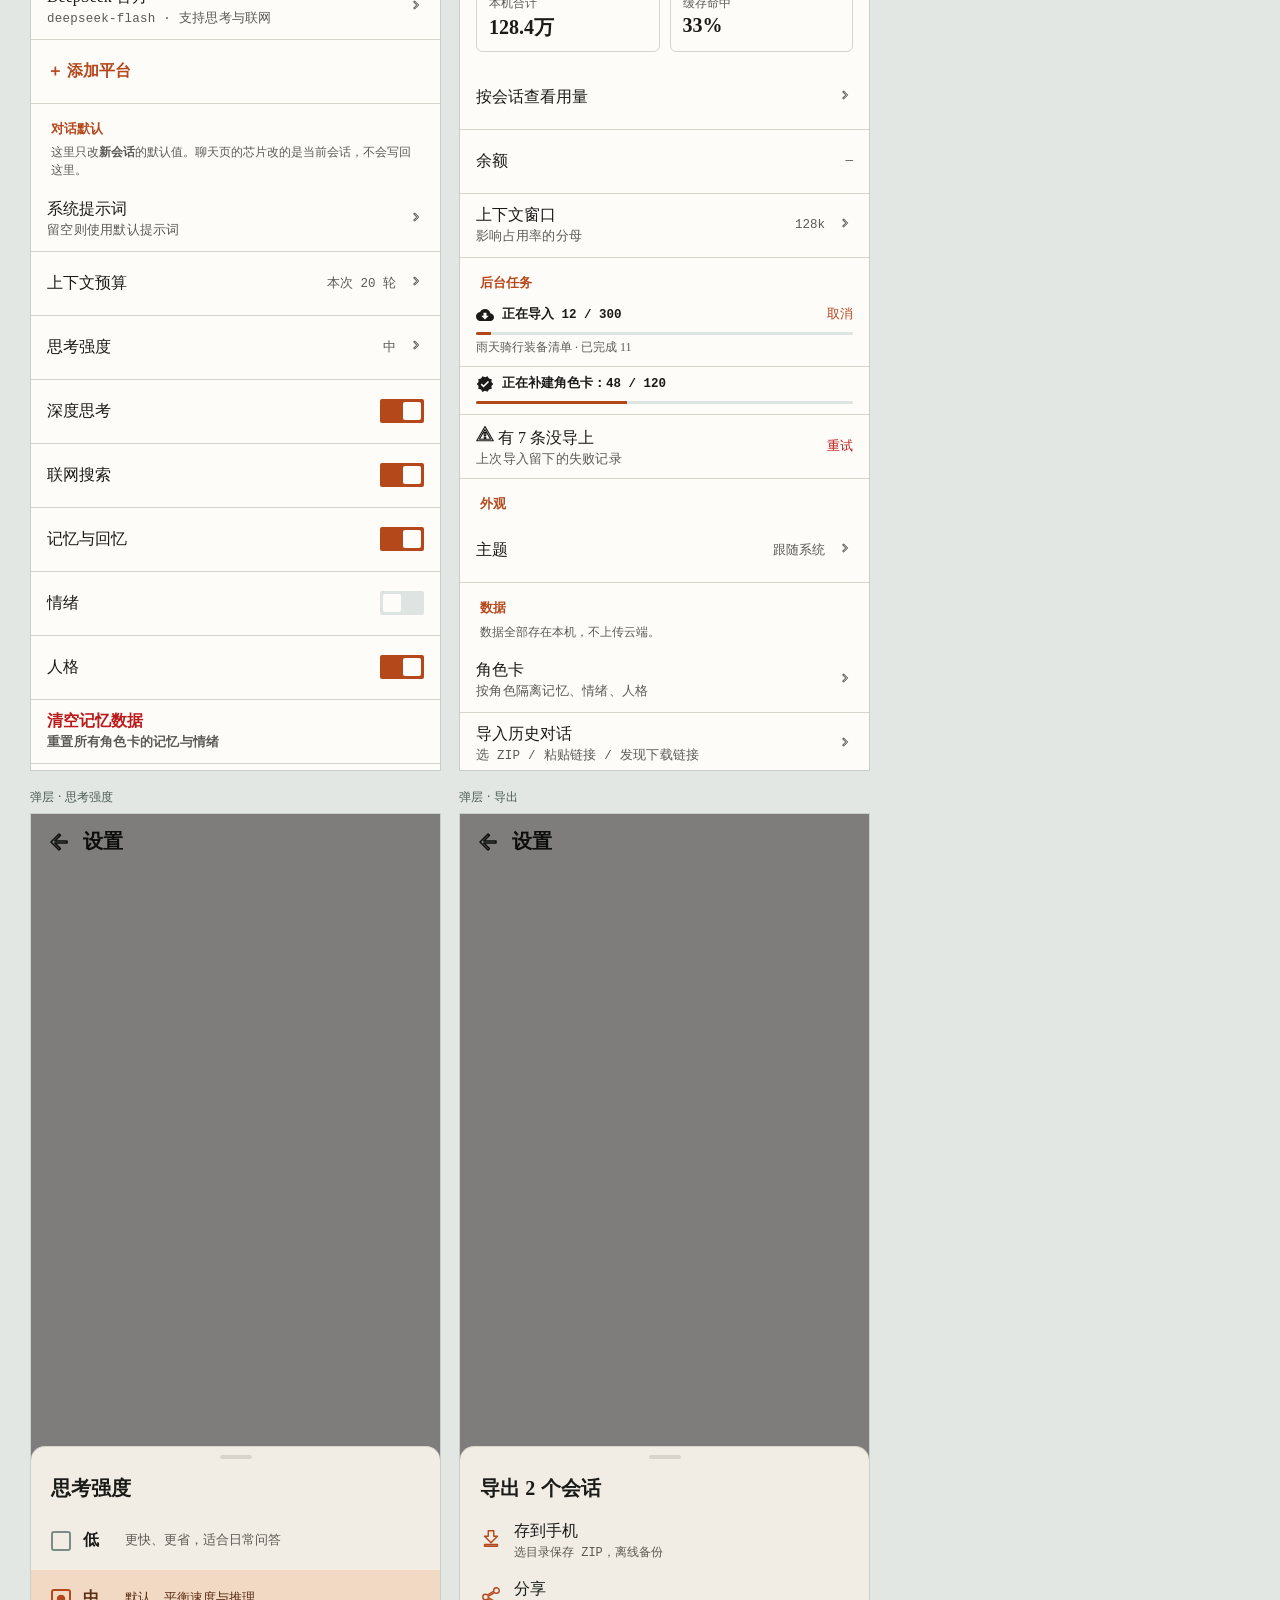
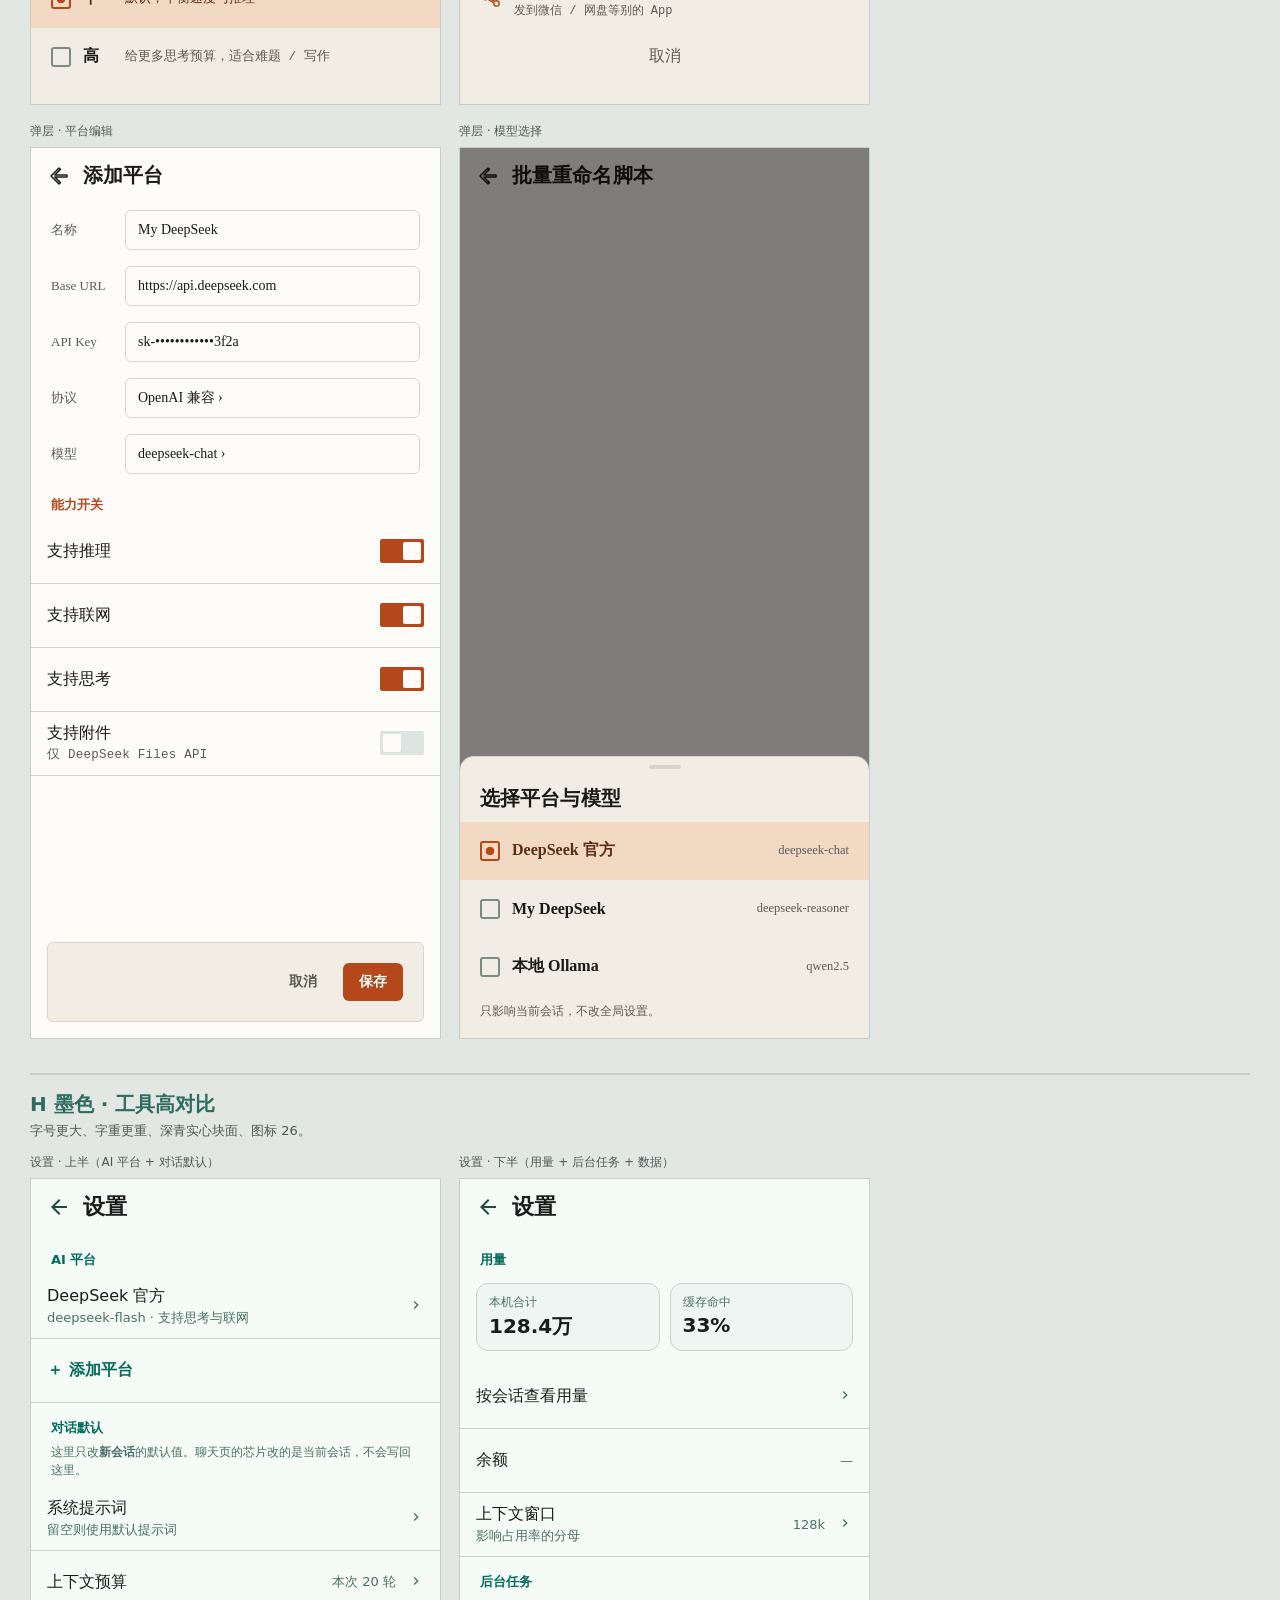
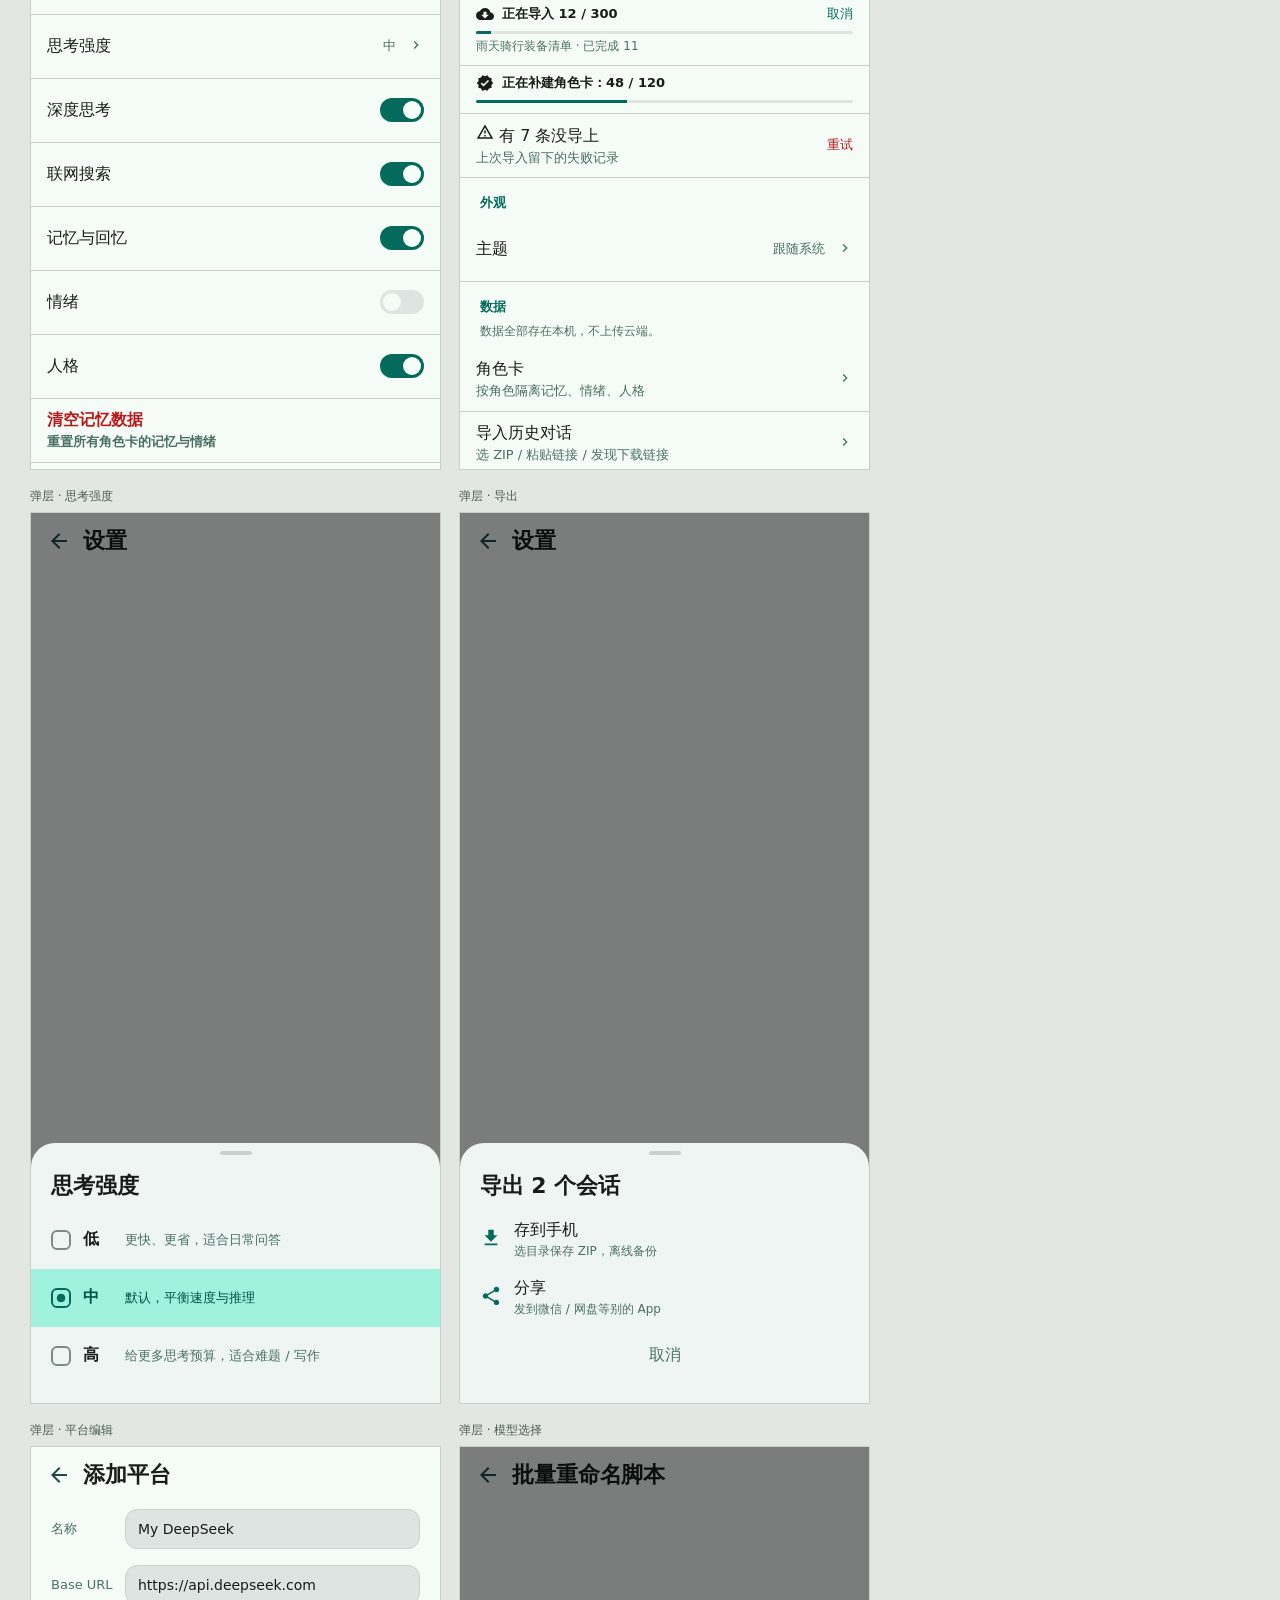
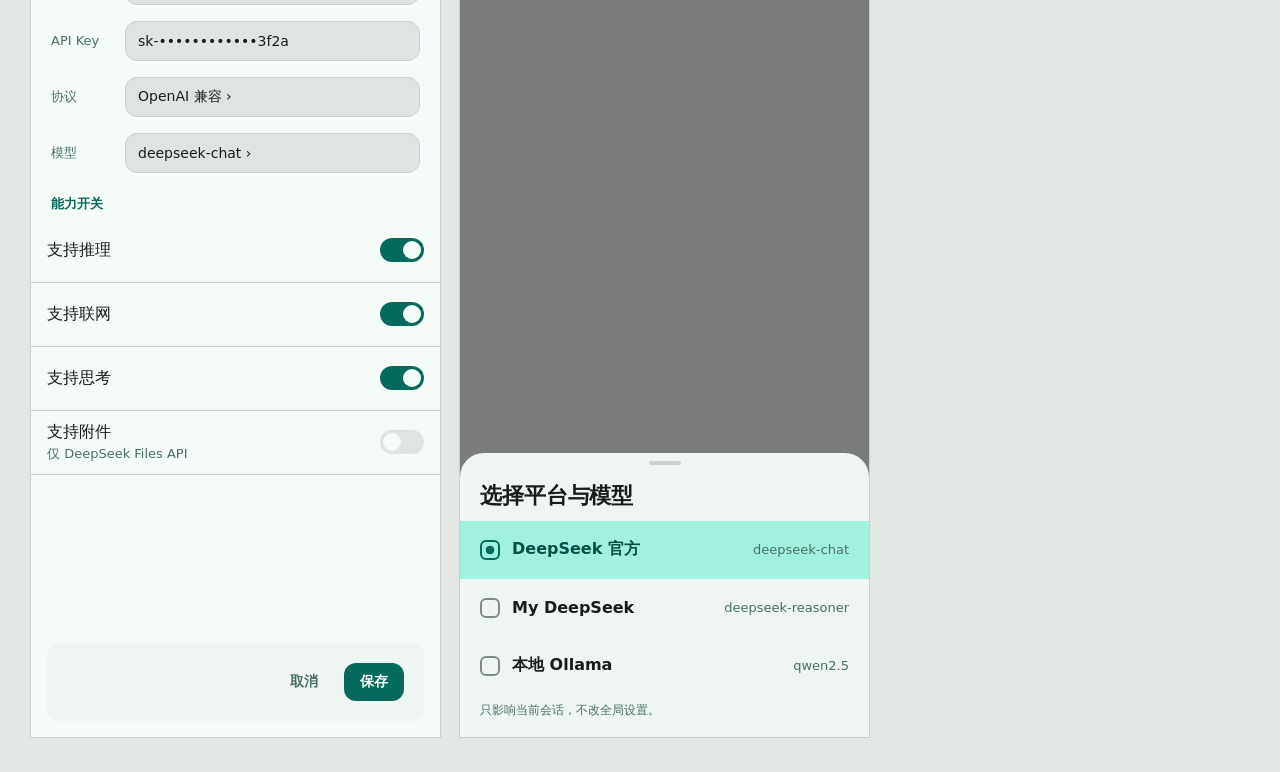
<file: reference/full-settings.html>
<!doctype html>
<html lang="zh-CN">
<head>
<meta charset="utf-8">
<title>Keepsake · 设置与弹层</title>
<link rel="stylesheet" href="full.css">
</head>
<body>
<div class="head">
  <h1>设置 · 6 个屏</h1>
  <p>设置上半（AI 平台 + 对话默认）/ 设置下半（用量 + 后台任务 + 外观 + 数据 + 关于）/ 思考强度 / 导出 / 平台编辑 / 模型选择。411dp × 892dp。</p>
</div>
<div id="root"></div>

<script>
const q = new URLSearchParams(location.search);
const only = q.get('set');
const MONO = "ui-monospace, 'Cascadia Mono', Consolas, 'Noto Sans Mono CJK SC', monospace";

const base = {
  '--surface':'#F5FBF7','--low':'#EFF5F2','--high':'#E3EAE6','--highest':'#DEE4E1','--usage':'#E9EFEC',
  '--ov':'#CAD1CD','--outline':'#7C8B86','--on-s':'#191C1B','--on-v':'#496F66',
  '--code-bg':'#FFFFFF','--code-head':'#E7F3EF','--code-div':'#D5EAE3','--code-fg':'#161B1A',
  '--sel-line':'rgba(4,107,92,.45)','--sel-bg':'#D9F6EC','--sel-bar':'#046B5C',
  '--p-c':'#A0F2DF','--on-p-c':'#005045','--send-bg':'#A0F2DF','--send-fg':'#005045',
  '--ai-bg':'#EFF5F2','--ai-fg':'#191C1B','--av-bg':'#DEE4E1','--av-fg':'#496F66',
  '--err-c':'#BA1A1A','--on-err-c':'#FFFFFF','--err-bg':'#FFDAD6','--on-err-bg':'#410002','--fab-line':'#8CCDBB','--code-kw':'#A626A4','--code-str':'#50A14F','--code-fn':'#4078F2',
  '--meta-font':'inherit','--meta-ls':'0','--title-w':'600','--title-ls':'0',
  '--lh':'1.6','--icon-c':'#191C1B','--tail':'4px','--sw-r':'12px','--sw-knob':'9px',
  '--r-bubble':'16px','--r-fab':'16px','--r-card':'14px','--r-sheet':'24px',
  '--r-chip':'999px','--r-field':'999px','--r-send':'999px','--r-cb':'6px','--r-radio':'999px',
  '--row-h':'68px','--gap':'12px','--av-r':'17px','--mark-r':'32px',
  '--fs-body':'15px','--fs-title':'16px','--fs-sub':'13px','--fs-bar':'20px',
  '--card-bd':'0px','--card-bg':'var(--low)','--field-bg':'var(--highest)'
};

const SKINS = {
  a: { name:'A 清透 · Material 圆润', desc:'无衬线 + 大圆角 + 胶囊 + 实心图标。', v:{} },
  e: { name:'E 纸感 · 瑞士编辑风', desc:'衬线正文、元信息等宽、小圆角、线性图标、卡片只用 1px 线。', icons:'outlined', size:24, v:{
      '--r-bubble':'8px','--r-fab':'6px','--r-card':'6px','--r-sheet':'14px',
      '--r-chip':'3px','--r-field':'6px','--r-send':'6px','--r-cb':'3px','--r-radio':'3px',
      '--row-h':'68px','--gap':'10px','--av-r':'17px','--mark-r':'8px',
      '--fs-body':'16px','--fs-title':'16px','--fs-sub':'12.5px','--fs-bar':'20px',
      '--card-bd':'1px','--card-bg':'var(--surface)','--field-bg':'var(--surface)',
      '--meta-font':MONO,'--meta-ls':'0.02em','--title-w':'700','--title-ls':'0.005em','--lh':'1.7',
      '--sw-r':'2px','--sw-knob':'2px','--tail':'0px',
      '--body-font':'Songti SC, Noto Serif CJK SC, Source Han Serif SC, SimSun, serif',
      '--surface':'#FDFCF9','--low':'#F1EDE4','--high':'#E8E2D6','--ov':'#D8D4CC',
      '--on-s':'#1A1A18','--on-v':'#5C5A54',
      '--p-c':'#F2D9C4','--on-p-c':'#5A2E14','--send-bg':'#B4481B','--send-fg':'#FFFFFF',
      '--sel-bg':'#F0E4D6','--sel-bar':'#B4481B','--sel-line':'rgba(180,72,27,.5)','--ai-bg':'#F1EDE4','--ai-fg':'#1A1A18'
  }},
  h: { name:'H 墨色 · 工具高对比', desc:'字号更大、字重更重、深青实心块面、图标 26。', v:{
      '--r-bubble':'14px','--r-fab':'14px','--r-card':'12px','--r-sheet':'24px',
      '--r-chip':'8px','--r-field':'12px','--r-send':'12px','--r-cb':'5px','--r-radio':'6px',
      '--row-h':'68px','--fs-body':'16px','--fs-title':'17px','--fs-sub':'13px','--fs-bar':'22px',
      '--title-w':'700','--title-ls':'-0.005em','--lh':'1.55','--icon-c':'#1F4A42',
      '--send-bg':'#1F4A42','--send-fg':'#A7E6D5',
      '--ai-bg':'#EFF5F2','--ai-fg':'#191C1B','--av-bg':'#1F4A42','--av-fg':'#A7E6D5'
  }}
};

function svg(d, size, mode) {
  return '<svg class="mi' + (mode ? ' mi-' + mode : '') + '" viewBox="0 0 24 24" width="' + size +
    '" height="' + size + '"><path d="' + d + '"/></svg>';
}
const I = {
  back: function (s) { return svg('M20 11H7.83l5.59-5.59L12 4l-8 8 8 8 1.41-1.41L7.83 13H20v-2z', s); },
  chev: function (s) { return svg('M10 6L8.59 7.41 13.17 12l-4.58 4.59L10 18l6-6z', s); },
  cloud: function (s) { return svg('M19.35 10.04C18.67 6.59 15.64 4 12 4 9.11 4 6.6 5.64 5.35 8.04 2.34 8.36 0 10.91 0 14c0 3.31 2.69 6 6 6h13c2.76 0 5-2.24 5-5 0-2.64-2.05-4.78-4.65-4.96zM17 13l-5 5-5-5h3V9h4v4h3z', s, 'solid'); },
  badge: function (s) { return svg('M23 12l-2.44-2.79.34-3.69-3.61-.82-1.89-3.2L12 2.96 8.6 1.5 6.71 4.69 3.1 5.5l.34 3.7L1 12l2.44 2.79-.34 3.7 3.61.82L8.6 22.5l3.4-1.47 3.4 1.46 1.89-3.19 3.61-.82-.34-3.69L23 12zm-12.91 4.72l-3.8-3.81 1.48-1.48 2.32 2.33 5.85-5.87 1.48 1.48-7.33 7.35z', s, 'solid'); },
  warn: function (s) { return svg('M12 5.99L19.53 19H4.47L12 5.99M12 2L1 21h22L12 2zm1 14h-2v2h2v-2zm0-6h-2v4h2v-4z', s); },
  card: function (s) { return svg('M20 4H4c-1.11 0-1.99.89-1.99 2L2 18c0 1.11.89 2 2 2h16c1.11 0 2-.89 2-2V6c0-1.11-.89-2-2-2zm0 14H4v-6h16v6zm0-10H4V6h16v2z', s); },
  down: function (s) { return svg('M19 9h-4V3H9v6H5l7 7 7-7zM5 18v2h14v-2H5z', s); },
  up: function (s) { return svg('M9 16h6v-6h4l-7-7-7 7h4zm-4 2h14v2H5z', s); },
  x: function (s) { return svg('M19 6.41L17.59 5 12 10.59 6.41 5 5 6.41 10.59 12 5 17.59 6.41 19 12 13.41 17.59 19 19 17.59 13.41 12z', s); },
  share: function (s) { return svg('M18 16.08c-.76 0-1.44.3-1.96.77L8.91 12.7c.05-.23.09-.46.09-.7s-.04-.47-.09-.7l7.05-4.11c.54.5 1.25.81 2.04.81 1.66 0 3-1.34 3-3s-1.34-3-3-3-3 1.34-3 3c0 .24.04.47.09.7L8.04 9.81C7.5 9.31 6.79 9 6 9c-1.66 0-3 1.34-3 3s1.34 3 3 3c.79 0 1.5-.31 2.04-.81l7.12 4.16c-.05.21-.08.43-.08.65 0 1.61 1.31 2.92 2.92 2.92 1.61 0 2.92-1.31 2.92-2.92s-1.31-2.92-2.92-2.92z', s); },
  save: function (s) { return svg('M19 9h-4V3H9v6H5l7 7 7-7zM5 18v2h14v-2H5z', s); },
  gear: function (s) { return svg('M19.14 12.94c.04-.3.06-.61.06-.94 0-.32-.02-.64-.07-.94l2.03-1.58c.18-.14.23-.41.12-.61l-1.92-3.32c-.12-.22-.37-.29-.59-.22l-2.39.96c-.5-.38-1.03-.7-1.62-.94l-.36-2.54c-.04-.24-.24-.41-.48-.41h-3.84c-.24 0-.43.17-.47.41l-.36 2.54c-.59.24-1.13.57-1.62.94l-2.39-.96c-.22-.08-.47 0-.59.22L2.74 8.87c-.12.21-.08.47.12.61l2.03 1.58c-.05.3-.09.63-.09.94s.02.64.07.94l-2.03 1.58c-.18.14-.23.41-.12.61l1.92 3.32c.12.22.37.29.59.22l2.39-.96c.5.38 1.03.7 1.62.94l.36 2.54c.05.24.24.41.48.41h3.84c.24 0 .44-.17.47-.41l.36-2.54c.59-.24 1.13-.56 1.62-.94l2.39.96c.22.08.47 0 .59-.22l1.92-3.32c.12-.22.07-.47-.12-.61l-2.01-1.58zM12 15.6c-1.98 0-3.6-1.62-3.6-3.6s1.62-3.6 3.6-3.6 3.6 1.62 3.6 3.6-1.62 3.6-3.6 3.6z', s, 'solid'); },
  info: function (s) { return svg('M11 7h2v2h-2zm0 4h2v6h-2zm1-9C6.48 2 2 6.48 2 12s4.48 10 10 10 10-4.48 10-10S17.52 2 12 2zm0 18c-4.41 0-8-3.59-8-8s3.59-8 8-8 8 3.59 8 8-3.59 8-8 8z', s); },
};

function setBar(t) {
  return '<div class="bar"><span class="ic">' + I.back(24) + '</span><h2>' + t + '</h2><span style="flex:1"></span></div>';
}
function tile(main, sub, right, cls) {
  return '<div class="tile' + (cls ? ' ' + cls : '') + '"><span class="tl">' + main +
    (sub ? '<span class="tsub">' + sub + '</span>' : '') + '</span>' +
    (right === undefined ? '' : right) + '</div>';
}
function chev() { return '<span class="val">' + I.chev(16) + '</span>'; }
function swOn() { return '<span class="sw on"><i></i></span>'; }
function swOff() { return '<span class="sw"><i></i></span>'; }

const S = {};

S['设置 · 上半（AI 平台 + 对话默认）'] = setBar('设置') +
  '<div class="scroll" style="flex:1;overflow:hidden">' +
  '<div class="sec">AI 平台</div>' +
  tile('DeepSeek 官方', 'deepseek-flash · 支持思考与联网', chev()) +
  tile('＋ 添加平台', null, '', '') .replace('class="tile', 'style="color:var(--sel-bar);font-weight:700" class="tile') +
  '<div class="sec">对话默认</div>' +
  '<div style="padding:0 20px 8px;font-size:12px;color:var(--on-v);line-height:1.5;font-family:var(--meta-font)">' +
  '这里只改<b>新会话</b>的默认值。聊天页的芯片改的是当前会话，不会写回这里。</div>' +
  tile('系统提示词', '留空则使用默认提示词', chev()) +
  tile('上下文预算', null, '<span class="val">本次 20 轮</span>' + chev()) +
  tile('思考强度', null, '<span class="val">中</span>' + chev()) +
  tile('深度思考', null, swOn()) +
  tile('联网搜索', null, swOn()) +
  tile('记忆与回忆', null, swOn()) +
  tile('情绪', null, swOff()) +
  tile('人格', null, swOn()) +
  tile('清空记忆数据', '重置所有角色卡的记忆与情绪', '', 'danger') +
  '</div>';

S['设置 · 下半（用量 + 后台任务 + 数据）'] = setBar('设置') +
  '<div class="scroll" style="flex:1;overflow:hidden">' +
  '<div class="sec">用量</div>' +
  '<div class="stats">' +
  '<div class="stat"><div class="k">本机合计</div><div class="v">128.4万</div></div>' +
  '<div class="stat"><div class="k">缓存命中</div><div class="v">33%</div></div>' +
  '</div>' +
  tile('按会话查看用量', null, chev()) +
  tile('余额', null, '<span class="val">—</span>') +
  tile('上下文窗口', '影响占用率的分母', '<span class="val">128k</span>' + chev()) +
  '<div class="sec">后台任务</div>' +
  '<div class="prog" style="border-bottom:1px solid var(--ov)"><div class="t">' + I.cloud(18) +
  '<b>正在导入 12 / 300</b><span class="cancel">取消</span></div>' +
  '<div class="bar3"><i style="width:4%"></i></div><div class="sub">雨天骑行装备清单 · 已完成 11</div></div>' +
  '<div class="prog" style="border-bottom:1px solid var(--ov)"><div class="t">' + I.badge(18) +
  '<b>正在补建角色卡：48 / 120</b></div>' +
  '<div class="bar3"><i style="width:40%"></i></div></div>' +
  tile(I.warn(18) + ' 有 7 条没导上', '上次导入留下的失败记录', '<span class="val" style="color:var(--err-c)">重试</span>', '') +
  '<div class="sec">外观</div>' +
  tile('主题', null, '<span class="val">跟随系统</span>' + chev()) +
  '<div class="sec">数据</div>' +
  '<div style="padding:0 20px 8px;font-size:12px;color:var(--on-v);line-height:1.5">数据全部存在本机，不上传云端。</div>' +
  tile('角色卡', '按角色隔离记忆、情绪、人格', chev()) +
  tile('导入历史对话', '选 ZIP / 粘贴链接 / 发现下载链接', chev()) +
  tile('导出备份', '导出全部会话为 ZIP', chev()) +
  '<div class="sec">关于</div>' +
  tile('Keepsake（留声）', '版本号以工程发行说明为准 · 数据全部存在本机', '') +
  '</div>';

function sheet(title, body) {
  return setBar('设置') + '<div class="scroll" style="flex:0 0 auto"></div>' +
    '<div class="scrim"></div><div class="sheet"><div class="handle"></div><h4>' + title + '</h4>' + body + '</div>';
}

S['弹层 · 思考强度'] = sheet('思考强度',
  '<div class="item"><span class="mark2"></span><span class="nm">低</span><span class="sub">更快、更省，适合日常问答</span></div>' +
  '<div class="item sel"><span class="mark2"></span><span class="nm">中</span><span class="sub">默认，平衡速度与推理</span></div>' +
  '<div class="item"><span class="mark2"></span><span class="nm">高</span><span class="sub">给更多思考预算，适合难题 / 写作</span></div>');

S['弹层 · 导出'] = sheet('导出 2 个会话',
  '<div class="sheetacts">' +
  '<div class="row2"><span style="color:var(--sel-bar)">' + I.save(22) + '</span><div class="t">存到手机<span class="d">选目录保存 ZIP，离线备份</span></div></div>' +
  '<div class="row2"><span style="color:var(--sel-bar)">' + I.share(22) + '</span><div class="t">分享<span class="d">发到微信 / 网盘等别的 App</span></div></div>' +
  '<div class="row2" style="justify-content:center;color:var(--on-v)">取消</div>' +
  '</div>');

S['弹层 · 平台编辑'] = setBar('添加平台') +
  '<div class="scroll" style="flex:1;overflow:hidden">' +
  '<div class="fieldrow"><span style="width:64px">名称</span><span class="in">My DeepSeek</span></div>' +
  '<div class="fieldrow"><span style="width:64px">Base URL</span><span class="in">https://api.deepseek.com</span></div>' +
  '<div class="fieldrow"><span style="width:64px">API Key</span><span class="in">sk-••••••••••••3f2a</span></div>' +
  '<div class="fieldrow"><span style="width:64px">协议</span><span class="in">OpenAI 兼容 ›</span></div>' +
  '<div class="fieldrow"><span style="width:64px">模型</span><span class="in">deepseek-chat ›</span></div>' +
  '<div class="sec" style="padding-top:12px">能力开关</div>' +
  tile('支持推理', null, swOn()) +
  tile('支持联网', null, swOn()) +
  tile('支持思考', null, swOn()) +
  tile('支持附件', '仅 DeepSeek Files API', swOff()) +
  '</div>' +
  '<div class="dialog" style="top:auto;bottom:16px;transform:none;left:16px;right:16px">' +
  '<div class="acts"><span class="btn" style="color:var(--on-v)">取消</span>' +
  '<span class="btn red" style="background:var(--sel-bar);color:#FFFFFF">保存</span></div></div>';

S['弹层 · 模型选择'] = setBar('批量重命名脚本') +
  '<div class="scroll" style="flex:0 0 auto"></div>' +
  '<div class="scrim"></div><div class="sheet"><div class="handle"></div><h4>选择平台与模型</h4>' +
  '<div class="item sel"><span class="mark2"></span><span class="nm" style="width:auto">DeepSeek 官方</span>' +
  '<span class="grow"></span><span class="right">deepseek-chat</span></div>' +
  '<div class="item"><span class="mark2"></span><span class="nm" style="width:auto">My DeepSeek</span>' +
  '<span class="grow"></span><span class="right">deepseek-reasoner</span></div>' +
  '<div class="item"><span class="mark2"></span><span class="nm" style="width:auto">本地 Ollama</span>' +
  '<span class="grow"></span><span class="right">qwen2.5</span></div>' +
  '<div style="padding:6px 20px 0;font-size:12px;color:var(--on-v);line-height:1.5">只影响当前会话，不改全局设置。</div>' +
  '</div>';

const ORDER = only ? [only] : ['a', 'e', 'h'];
const root = document.getElementById('root');
ORDER.forEach(function (key) {
  const s = SKINS[key];
  const vars = Object.assign({}, base, s.v);
  const css = Object.keys(vars).map(function (k) { return k + ':' + vars[k]; }).join(';');
  if (!only) {
    const h = document.createElement('div');
    h.className = 'set-head';
    h.innerHTML = '<h2>' + s.name + '</h2><p>' + s.desc + '</p>';
    root.appendChild(h);
  }
  const grid = document.createElement('div');
  grid.className = 'grid';
  Object.keys(S).forEach(function (label) {
    const box = document.createElement('div');
    box.className = 'wrap';
    box.innerHTML = '<p class="cap">' + label + '</p>' +
      '<div class="phone" data-ic="' + (s.icons || 'filled') + '" style="' + css + '">' + S[label] + '</div>';
    grid.appendChild(box);
  });
  root.appendChild(grid);
});
</script>
</body>
</html>
</file>
<file: reference/full.css>
/* Keepsake 三皮肤设计稿 · 公共样式 */
* { box-sizing: border-box; }
/* Material 图标：A/H 填充、E 描边；.mi-solid 在描边皮肤下仍保持实心 */
.mi path { fill: currentColor; }
.phone[data-ic="outlined"] .mi:not(.mi-solid) path {
  fill: none; stroke: currentColor; stroke-width: 1.55;
  stroke-linejoin: round; stroke-linecap: round;
}
button { border: 0; background: none; padding: 0; font: inherit; color: inherit; }
/* audit:chrome-start */
body {
  margin: 0; padding: 26px 30px 34px; background: #E2E7E4; color: #191C1B;
  font-family: system-ui, -apple-system, "Segoe UI", "PingFang SC", "HarmonyOS Sans SC", "Noto Sans CJK SC", "Microsoft YaHei", sans-serif;
  -webkit-font-smoothing: antialiased;
}
.head h1 { font-size: 25px; margin: 0 0 6px; color: #2F6B5F; font-weight: 700; }
.head p { margin: 0; font-size: 14px; line-height: 1.7; color: #4A5A55; max-width: 1300px; }
.grid { display: flex; flex-wrap: wrap; gap: 18px; margin-top: 14px; }
.set-head { margin: 34px 0 0; padding-top: 16px; border-top: 2px solid #C6CFCA; }
.set-head:first-child { margin-top: 4px; padding-top: 0; border-top: 0; }
.set-head h2 { font-size: 20px; margin: 0 0 4px; color: #2F6B5F; font-weight: 700; }
.set-head p { margin: 0 0 2px; font-size: 13px; color: #4A5A55; }
.cap { font-size: 12px; color: #4A5A55; margin: 0 0 6px; height: 18px; }

.phone {
  font-family: var(--body-font);
  width: 411px; height: 892px; background: var(--surface); overflow: hidden;
  display: flex; flex-direction: column; position: relative; flex: 0 0 411px;
  border: 1px solid #C6CFCA;
}
.wrap { }

/* audit:chrome-end */
/* ── AppBar ── */
.bar { height: 56px; display: flex; align-items: center; padding: 0 4px; flex: 0 0 56px; }
.bar .ic { width: 48px; height: 48px; display: grid; place-items: center; color: var(--icon-c); flex: 0 0 48px; }
.bar .ic.mute { opacity: .38; }
.bar h2 { font-size: var(--fs-bar); margin: 0; font-weight: var(--title-w); letter-spacing: var(--title-ls);
          color: var(--on-s); white-space: nowrap; overflow: hidden; text-overflow: ellipsis; flex: 1; }
.bar .sel { font-size: var(--fs-bar); font-weight: var(--title-w); letter-spacing: var(--title-ls); color: var(--on-s); margin-left: 8px; flex: 1; }
.subbar { padding: 0 16px 8px; font-size: 13px; color: var(--on-v); display: flex; align-items: center; gap: 4px;
          font-family: var(--meta-font); letter-spacing: var(--meta-ls); }
.searchfield { flex: 1; height: 40px; border-radius: var(--r-field); background: var(--field-bg);
               border: 1px solid var(--ov); display: flex; align-items: center; gap: 8px; padding: 0 12px;
               font-size: 15px; color: var(--on-v); margin: 0 4px; }

/* ── 列表行 ── */
.row { display: flex; align-items: center; gap: var(--gap); height: var(--row-h); padding: 0 16px;
       position: relative; flex: 0 0 var(--row-h); }
.row.line { position: relative; }
.row.line::after { content: ""; position: absolute; left: 62px; right: 0; bottom: 0; height: 1px; background: var(--ov); }
.row.on { background: var(--sel-bg); }
.row.on::before { content: ""; position: absolute; left: 0; top: 0; bottom: 0; width: 2px; background: var(--sel-bar); }
.row.sel-on { background: var(--sel-bg); border: 1px solid var(--sel-bar); }
.row .av { flex: 0 0 34px; height: 34px; border-radius: var(--av-r); background: var(--av-bg); color: var(--av-fg);
           display: grid; place-items: center; }
.row .av.pin { background: var(--p-c); color: var(--on-p-c); }
.row .slot { flex: 0 0 34px; height: 34px; display: grid; place-items: center; }
.row .cb { width: 20px; height: 20px; border-radius: var(--r-cb); border: 2px solid var(--outline);
           display: grid; place-items: center; color: #fff; line-height: 1; background: var(--surface); }
.row .cb.on { background: var(--sel-bar); border-color: var(--sel-bar); }
.row .rb { flex: 1; min-width: 0; }
.row .rt { font-size: var(--fs-title); font-weight: var(--title-w); letter-spacing: var(--title-ls);
           color: var(--on-s); white-space: nowrap; overflow: hidden; text-overflow: ellipsis;
           text-decoration: none; }
.row .rm { font-size: var(--fs-sub); color: var(--on-v); margin-top: 5px; line-height: 1.35;
           font-family: var(--meta-font); letter-spacing: var(--meta-ls);
           white-space: nowrap; overflow: hidden; text-overflow: ellipsis; text-decoration: none; }
.row .more { color: var(--on-v); flex: 0 0 24px; display: grid; place-items: center; }

/* 进度条 */
.prog { padding: 8px 16px 10px; border-bottom: 1px solid var(--ov); }
.prog .t { display: flex; align-items: center; gap: 8px; font-size: var(--fs-sub); color: var(--on-s);
           font-family: var(--meta-font); }
.prog .t b { font-weight: var(--title-w); }
.prog .t .cancel { margin-left: auto; color: var(--sel-bar); font-size: var(--fs-sub); }
.prog .bar3 { height: 3px; border-radius: 2px; background: var(--highest); margin-top: 8px; overflow: hidden; }
.prog .bar3 i { display: block; height: 3px; background: var(--sel-bar); }
.prog .sub { font-size: 12px; color: var(--on-v); margin-top: 4px; }
.errbar { margin: 8px 12px; padding: 10px 12px; border-radius: var(--r-card);
          background: var(--err-bg); color: var(--on-err-bg);
          display: flex; align-items: center; gap: 12px; font-size: 13px; }
.errbar .ico { flex: 0 0 20px; color: var(--err-c); display: grid; place-items: center; }
.errbar .txt { flex: 1; min-width: 0; line-height: 1.5; }
.errbar .ops { display: flex; align-items: center; gap: 4px; flex: 0 0 auto; }
.errbar .ops .btn { height: 32px; padding: 0 11px; border-radius: 8px;
                    background: rgba(186,26,26,.12); color: var(--err-c);
                    font-weight: var(--title-w); font-size: 13px; display: flex; align-items: center; }
.errbar .ops .x { width: 32px; height: 32px; display: grid; place-items: center; color: var(--err-c); }
.errbar .acts { margin-left: auto; display: flex; align-items: center; gap: 6px; flex: 0 0 auto; }
.errbar .acts span { color: var(--err-c); font-weight: var(--title-w); }

/* ── 空 / 加载 / 失败态 ── */
.center { flex: 1; display: flex; flex-direction: column; align-items: center; justify-content: center;
          padding: 0 32px; text-align: center; gap: 6px; }
.center .bigmark { width: 64px; height: 64px; border-radius: var(--mark-r); background: var(--highest);
                   color: var(--outline); display: grid; place-items: center; }
.center h3 { font-size: var(--fs-bar); margin: 12px 0 0; font-weight: var(--title-w); color: var(--on-s);
             letter-spacing: var(--title-ls); }
.center p { margin: 0; font-size: 14px; color: var(--on-v); line-height: var(--lh);
            font-family: var(--meta-font); letter-spacing: var(--meta-ls); }
.spin { width: 28px; height: 28px; border-radius: 14px; border: 3px solid var(--highest);
        border-top-color: var(--sel-bar); }
.spin.small { width: 12px; height: 12px; border-width: 2px; border-radius: 6px; }
.retry { margin-top: 12px; height: 38px; padding: 0 20px; border-radius: var(--r-card);
         border: 1px solid var(--sel-bar); color: var(--sel-bar); font-size: 14px; font-weight: var(--title-w);
         display: inline-flex; align-items: center; }

/* ── FAB ── */
.fab {
  margin: 0 16px 16px auto; display: inline-flex; align-items: center; gap: 8px;
  height: 56px; padding: 0 20px; border-radius: var(--r-fab); font-size: var(--fs-body);
  font-weight: var(--title-w); letter-spacing: var(--title-ls);
  background: var(--p-c); color: var(--on-p-c); border: 1px solid var(--fab-line);
}

/* ── 聊天 ── */
.usage { margin: 0 12px 6px; height: 34px; border-radius: 10px; background: var(--usage);
         display: flex; align-items: center; gap: 8px; padding: 0 12px; font-size: 12px; color: var(--on-v);
         font-family: var(--meta-font); }
.usage b { color: var(--on-s); font-weight: var(--title-w); }
.usage .r { margin-left: auto; font-size: 11px; opacity: .8; }
.thread { flex: 1; padding: 6px 12px 0; overflow: hidden; display: flex; flex-direction: column; gap: 12px; }
.loadearlier { align-self: center; height: 32px; padding: 0 14px; border-radius: 16px;
               border: 1px solid var(--ov); color: var(--on-v); font-size: 12px; display: inline-flex;
               align-items: center; gap: 6px; font-family: var(--meta-font); }
.user { margin-left: auto; max-width: 86%; background: var(--p-c); color: var(--on-p-c);
        border-radius: var(--r-bubble) var(--r-bubble) var(--tail) var(--r-bubble);
        padding: 10px 12px; font-size: var(--fs-body); line-height: var(--lh); }
.ai { display: flex; gap: 8px; align-items: flex-start; }
.ava { flex: 0 0 24px; height: 24px; border-radius: var(--av-r); background: var(--ai-bg); color: var(--ai-fg);
       display: grid; place-items: center; margin-top: 2px; }
.bubble { flex: 1; min-width: 0; background: var(--card-bg); border: var(--card-bd) solid var(--high);
          border-radius: var(--r-bubble) var(--r-bubble) var(--r-bubble) var(--tail); overflow: hidden; }
.bubble.bad { border: 1.5px solid var(--err-c); }
.think { display: flex; align-items: center; gap: 6px; height: 34px; padding: 0 12px;
         font-size: 12px; color: var(--on-v); font-family: var(--meta-font); }
.think .r { margin-left: auto; color: var(--sel-bar); }
.thinkbody { margin: 0 12px 10px; padding: 8px 10px; border-radius: 8px; background: var(--usage);
             border-left: 2px solid var(--ov); font-size: 13px; line-height: 1.5; color: var(--on-v); }
.body { padding: 0 12px; font-size: var(--fs-body); line-height: var(--lh); color: var(--on-s); }
.body.pad { padding-bottom: 10px; }
.code { margin: 10px 0 0; background: var(--code-bg); border-top: 1px solid var(--code-div); }
.code .h { height: 34px; display: flex; align-items: center; justify-content: space-between; padding: 0 8px 0 12px;
           background: var(--code-head); border-bottom: 1px solid var(--code-div); font-size: 11px;
           letter-spacing: .6px; color: var(--on-v); font-family: var(--meta-font); }
.code .b { padding: 10px 12px; font-family: ui-monospace, "Cascadia Mono", Consolas, monospace;
           font-size: 12.5px; line-height: 1.55; white-space: nowrap; overflow: hidden; color: var(--code-fg); }
.kw { color: var(--code-kw); } .st { color: var(--code-str); } .fn { color: var(--code-fn); }
.pill { display: inline-flex; align-items: center; gap: 5px; height: 26px; padding: 0 10px; margin: 8px 12px 10px;
        border-radius: 14px; background: var(--high); color: var(--sel-bar); font-size: 12px; }
.badmsg { padding: 0 12px 10px; font-size: 12px; color: var(--err-c); display: flex; align-items: center; gap: 5px; }
.msgacts { display: flex; align-items: center; gap: 16px; padding: 9px 0 0 30px; color: var(--on-v); }
.msgacts .t { display: inline-flex; align-items: center; gap: 5px; }
.msgacts .t em { font-style: normal; font-size: 12px; line-height: 1; }
.streamrow { display: flex; align-items: center; gap: 8px; padding: 10px 12px; font-size: 13px; color: var(--on-v); }
.gobottom { width: 36px; height: 36px; border-radius: 18px; flex: 0 0 auto;
            background: var(--high); border: 1px solid var(--ov); color: var(--on-s); display: grid; place-items: center; }
.plainlong { font-size: 15px; line-height: 1.6; color: var(--on-s); }
.expandmore { display: inline-flex; align-items: center; gap: 5px; margin: 8px 12px 10px; font-size: 12px;
              color: var(--sel-bar); }

/* ── 附件草稿 / 工具芯片 / 输入栏 ── */
.composer { border-top: 1px solid var(--ov); padding: 6px 8px 8px; flex: 0 0 auto; }
.pending { display: flex; gap: 8px; padding: 4px 4px 8px; }
.pending .thumb { width: 52px; height: 52px; border-radius: var(--r-card); background: var(--highest);
                  border: 1px solid var(--ov); position: relative; display: grid; place-items: center;
                  font-size: 11px; color: var(--on-v); }
.pending .thumb .x { position: absolute; top: -6px; right: -6px; width: 18px; height: 18px; border-radius: 9px;
                     background: var(--on-s); color: var(--surface); font-size: 11px; display: grid; place-items: center; }
.chipsrow { display: flex; align-items: center; gap: 6px; }
.chips { display: flex; gap: 6px; padding: 2px 0 8px; overflow: hidden; flex: 1 1 auto; min-width: 0; }
.chip { height: 32px; display: inline-flex; align-items: center; gap: 5px; padding: 0 10px;
        border: 1px solid var(--ov); border-radius: var(--r-chip); background: var(--card-bg);
        font-size: 12px; color: var(--on-v); white-space: nowrap;
        font-family: var(--meta-font); letter-spacing: var(--meta-ls);
        /* v3.1：关掉移动端 WebKit 的灰色点按高亮（和 Flutter 的 highlight 是同一类问题） */
        -webkit-tap-highlight-color: transparent; }
.chip.on { background: var(--p-c); border-color: var(--sel-line); color: var(--on-p-c); font-weight: var(--title-w); }
.chip.off { opacity: .45; }
/* v3.1 按压态：只在关态给本体铺 high 档底，开态保持 p-c 不加深；
   120ms 过渡，不动文字位置（不许改 padding / 字号）。 */
.chip:active:not(.on):not(.off) { background: var(--high); transition: background-color 120ms ease-in-out; }

/* ── 轻提示 toast（v3.2）──
   顶部浮层，不参与布局、不拦手势；禁止用底部 SnackBar（会压住输入栏/工具条）。 */
.toast { position: absolute; top: 64px; left: 16px; right: 16px; display: flex;
         justify-content: center; pointer-events: none; z-index: 40; }
.toast .tt { max-width: 480px; background: var(--on-s); color: var(--surface);
             border-radius: var(--r-card); padding: 12px 16px; font-size: 14px;
             line-height: 1.4; animation: toast-in 120ms ease-out; }
@keyframes toast-in { from { opacity: 0; transform: translateY(8px); } to { opacity: 1; transform: none; } }
.inputbar { display: flex; align-items: center; gap: 6px; }
.inputbar .plus, .inputbar .mic { width: 40px; height: 40px; display: grid; place-items: center; color: var(--on-v); flex: 0 0 40px; }
.field { flex: 1; min-width: 0; min-height: 44px; border-radius: var(--r-field); background: var(--field-bg);
         border: 1px solid var(--ov); display: flex; align-items: center; padding: 0 14px;
         font-size: var(--fs-body); color: var(--on-v); }
.send { width: 44px; height: 44px; border-radius: var(--r-send); background: var(--send-bg); color: var(--send-fg);
        display: grid; place-items: center; flex: 0 0 44px; }
.send.stop { background: var(--err-bg); color: var(--err-c); }
.send.dis { background: var(--highest); color: var(--ov); }

/* ── 设置 ── */
.sec { padding: 16px 20px 6px; font-size: 13px; font-weight: 700; color: var(--sel-bar); letter-spacing: var(--title-ls); }
.tile { display: flex; align-items: center; gap: 12px; min-height: 64px; padding: 8px 16px;
        border-bottom: 1px solid var(--ov); font-size: var(--fs-body); color: var(--on-s); }
.tile .tl { flex: 1; min-width: 0; }
.tile .tsub { display: block; font-size: var(--fs-sub); color: var(--on-v); margin-top: 2px;
              font-family: var(--meta-font); letter-spacing: var(--meta-ls); }
.tile .val { font-size: var(--fs-sub); color: var(--on-v); font-family: var(--meta-font); }
.tile.danger { color: var(--err-c); font-weight: var(--title-w); }
.sw { width: 44px; height: 24px; border-radius: var(--sw-r); background: var(--highest); position: relative; flex: 0 0 44px; }
.sw i { position: absolute; top: 3px; left: 3px; width: 18px; height: 18px; border-radius: var(--sw-knob); background: var(--surface); }
.sw.on { background: var(--sel-bar); }
.sw.on i { left: 23px; }
.stats { display: flex; gap: 10px; padding: 8px 16px 14px; }
.stat { flex: 1; border: 1px solid var(--ov); border-radius: var(--r-card); padding: 10px 12px;
        background: var(--card-bg); }
.stat .k { font-size: 12px; color: var(--on-v); font-family: var(--meta-font); }
.stat .v { font-size: 20px; font-weight: var(--title-w); color: var(--on-s); margin-top: 2px; }

/* ── 弹层 / 对话框 ── */
.scrim { position: absolute; inset: 0; background: rgba(0,0,0,.5); }
.sheet { position: absolute; left: 0; right: 0; bottom: 0; background: var(--low);
         border-radius: var(--r-sheet) var(--r-sheet) 0 0; padding: 8px 0 18px;
         border-top: var(--card-bd) solid var(--ov); }
.handle { width: 32px; height: 4px; border-radius: 2px; background: var(--ov); margin: 0 auto 10px; }
.sheet h4 { margin: 0; padding: 6px 20px 10px; font-size: var(--fs-bar); font-weight: var(--title-w);
            letter-spacing: var(--title-ls); color: var(--on-s); }
.item { display: flex; align-items: center; gap: 12px; min-height: 58px; padding: 8px 20px;
        font-size: var(--fs-body); color: var(--on-s); }
.item .mark2 { width: 20px; height: 20px; border-radius: var(--r-radio); border: 2px solid var(--outline); flex: 0 0 20px; }
.item.sel { background: var(--p-c); }
.item.sel .mark2 { border-color: var(--sel-bar); background: radial-gradient(circle at 50% 50%, var(--sel-bar) 0 4px, transparent 4.6px); }
.item .nm { width: 30px; flex: 0 0 30px; font-weight: var(--title-w); white-space: nowrap; }
.item .sub { font-size: var(--fs-sub); color: var(--on-v); font-family: var(--meta-font); }
.item.sel .nm, .item.sel .sub { color: var(--on-p-c); }
.item .grow { flex: 1; }
.item .right { margin-left: auto; font-size: var(--fs-sub); color: var(--on-v); }

.dialog { position: absolute; left: 24px; right: 24px; top: 50%; transform: translateY(-50%);
          background: var(--low); border-radius: var(--r-card); padding: 20px;
          border: var(--card-bd) solid var(--ov); }
.dialog h4 { margin: 0 0 8px; font-size: 19px; font-weight: var(--title-w); color: var(--on-s); }
.dialog p { margin: 0 0 18px; font-size: 14px; line-height: 1.6; color: var(--on-v); }
.dialog .acts { display: flex; justify-content: flex-end; gap: 10px; }
.dialog .btn { height: 38px; padding: 0 16px; border-radius: var(--r-card); font-size: 14px;
               font-weight: var(--title-w); color: var(--sel-bar); display: inline-flex; align-items: center; }
.dialog .btn.red { background: var(--err-c); color: var(--on-err-c); }
.sheetacts { display: flex; flex-direction: column; }
.sheetacts .row2 { display: flex; align-items: center; gap: 12px; min-height: 58px; padding: 8px 20px; font-size: var(--fs-body); }
.sheetacts .row2 .t { flex: 1; }
.sheetacts .row2 .d { display: block; font-size: 12px; color: var(--on-v); margin-top: 2px;
                      font-family: var(--meta-font); }
.fieldrow { display: flex; align-items: center; gap: 10px; padding: 6px 20px 10px; font-size: 13px; color: var(--on-v); }
.fieldrow .in { flex: 1; height: 40px; border-radius: var(--r-field); border: 1px solid var(--ov);
                background: var(--field-bg); display: flex; align-items: center; padding: 0 12px;
                font-size: 14px; color: var(--on-s); }

/* ── 列表改造：分组 / 右侧时间 / 未读 / 当前行 ────────── */
.grp { font-size: 11px; font-weight: 700; color: var(--on-v); letter-spacing: 0.08em;
       padding: 16px 16px 4px; font-family: var(--meta-font); }
.lr { display: flex; align-items: center; gap: var(--gap); height: var(--row-h);
      padding: 0 16px; position: relative; }
.lr.line::after { content: ""; position: absolute; left: 62px; right: 0; bottom: 0;
                  height: 1px; background: var(--ov); }
.lr .av { flex: 0 0 34px; height: 34px; border-radius: var(--av-r); background: var(--av-bg);
          color: var(--av-fg); display: grid; place-items: center; }
.lr .av.pin { background: var(--p-c); color: var(--on-p-c); }
.lr .av.act { background: var(--p-c); color: var(--on-p-c); }
.lr .rb { flex: 1; min-width: 0; }
.lr .rtw { display: flex; align-items: baseline; gap: 6px; }
.lr .rt { font-size: var(--fs-title); font-weight: var(--title-w); letter-spacing: -0.01em;
          color: var(--on-s); white-space: nowrap; overflow: hidden; text-overflow: ellipsis; }
.lr .rmrow { display: flex; align-items: baseline; margin-top: 5px; }
.lr .rmrow .rm { flex: 1; min-width: 0; margin-top: 0; }
.lr .rtime { flex: 0 0 auto; margin-left: 8px; font-size: 11px; color: var(--on-v);
             font-family: var(--meta-font); letter-spacing: var(--meta-ls);
             font-variant-numeric: tabular-nums; }
.lr .udot { flex: 0 0 auto; width: 6px; height: 6px; border-radius: 999px; background: var(--sel-bar); }
.lr .rm { font-size: var(--fs-sub); color: var(--on-v); margin-top: 5px; line-height: 1.35;
          font-family: var(--meta-font); letter-spacing: var(--meta-ls);
          white-space: nowrap; overflow: hidden; text-overflow: ellipsis; }
.lr .more { color: var(--on-v); flex: 0 0 24px; display: grid; place-items: center; }
.lr.act { background: var(--sel-bg); }
.lr.act::before { content: ""; position: absolute; left: 0; top: 0; bottom: 0; width: 3px;
                  background: var(--sel-bar); }
.lr.act .rt { font-weight: 700; }
.lr .slot { flex: 0 0 34px; height: 34px; display: grid; place-items: center; }
.lr .cb { width: 20px; height: 20px; border-radius: var(--r-cb); border: 2px solid var(--outline);
          display: grid; place-items: center; font-size: 13px; line-height: 1; }
.lr .cb.on { background: var(--sel-bar); border-color: var(--sel-bar); color: #FFFFFF; }
.lr.on { background: var(--sel-bg); }
.lr.press { background: var(--low); }
</file>
